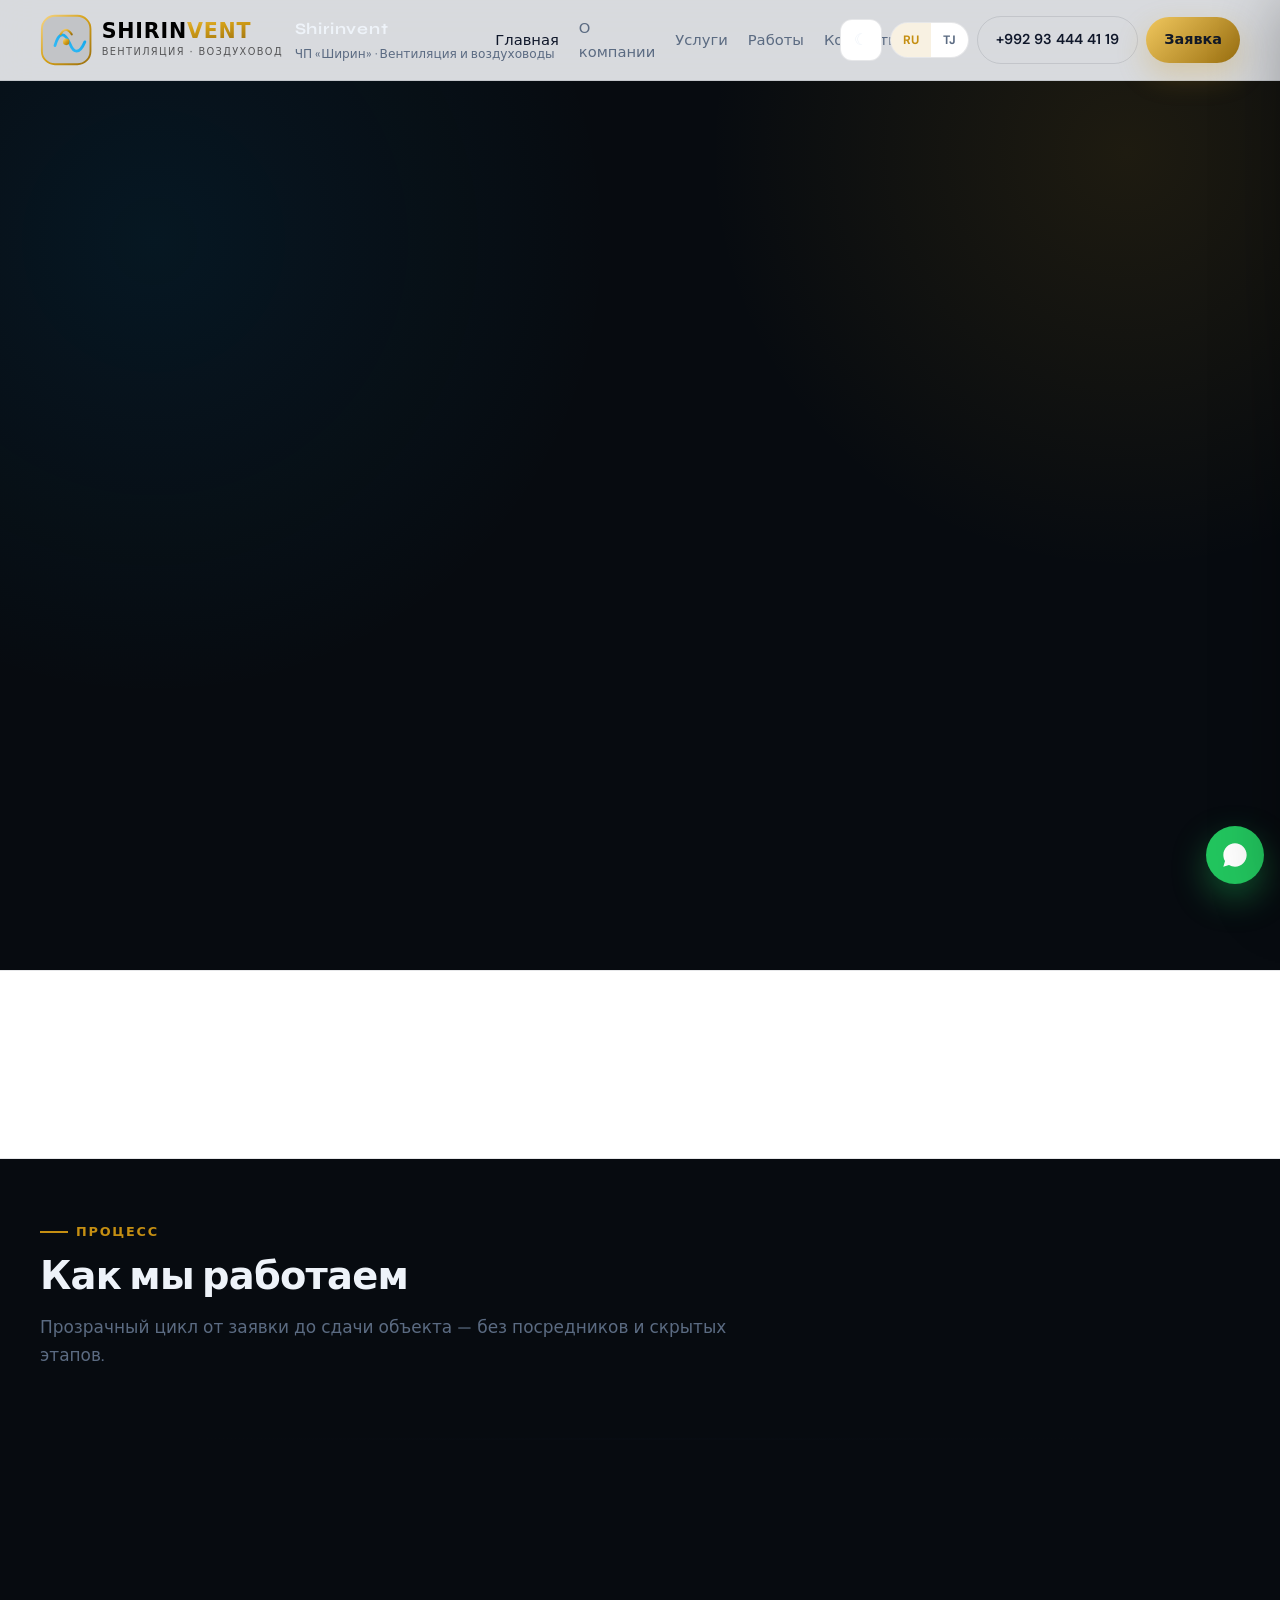
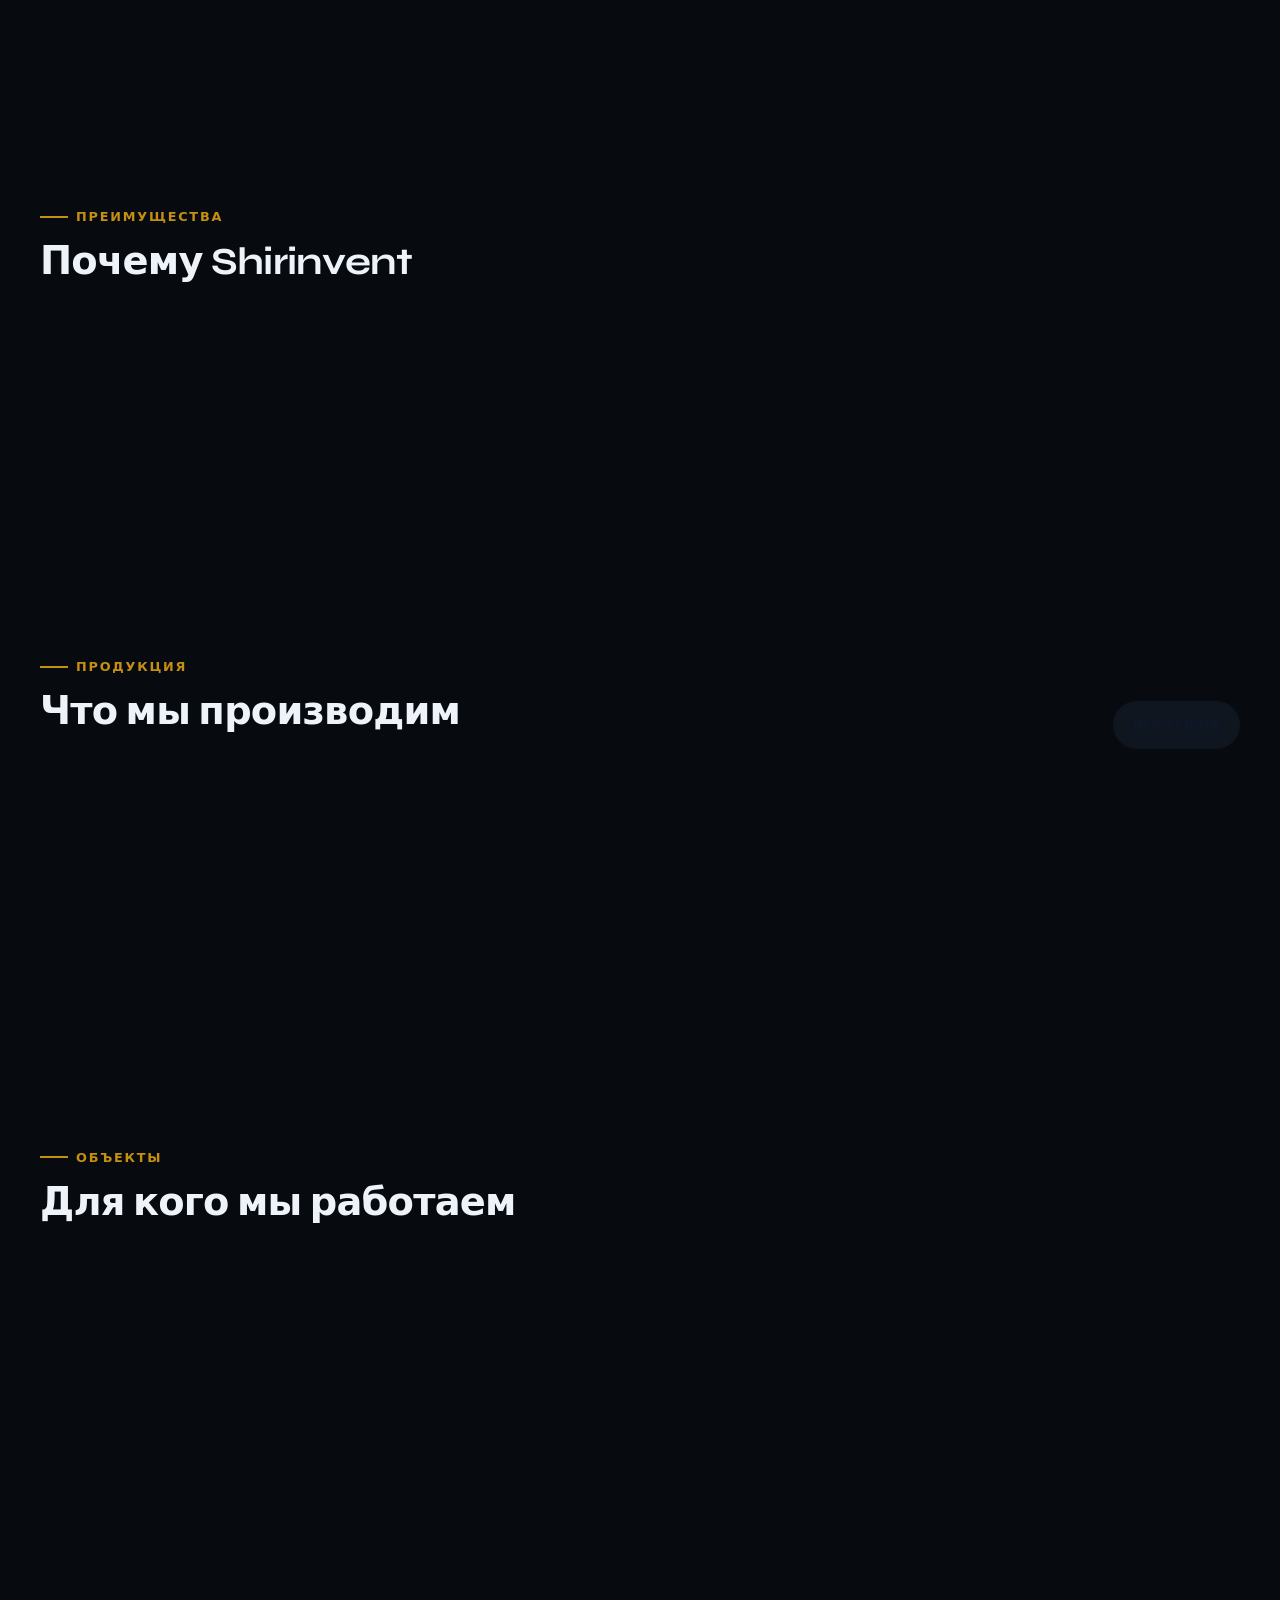
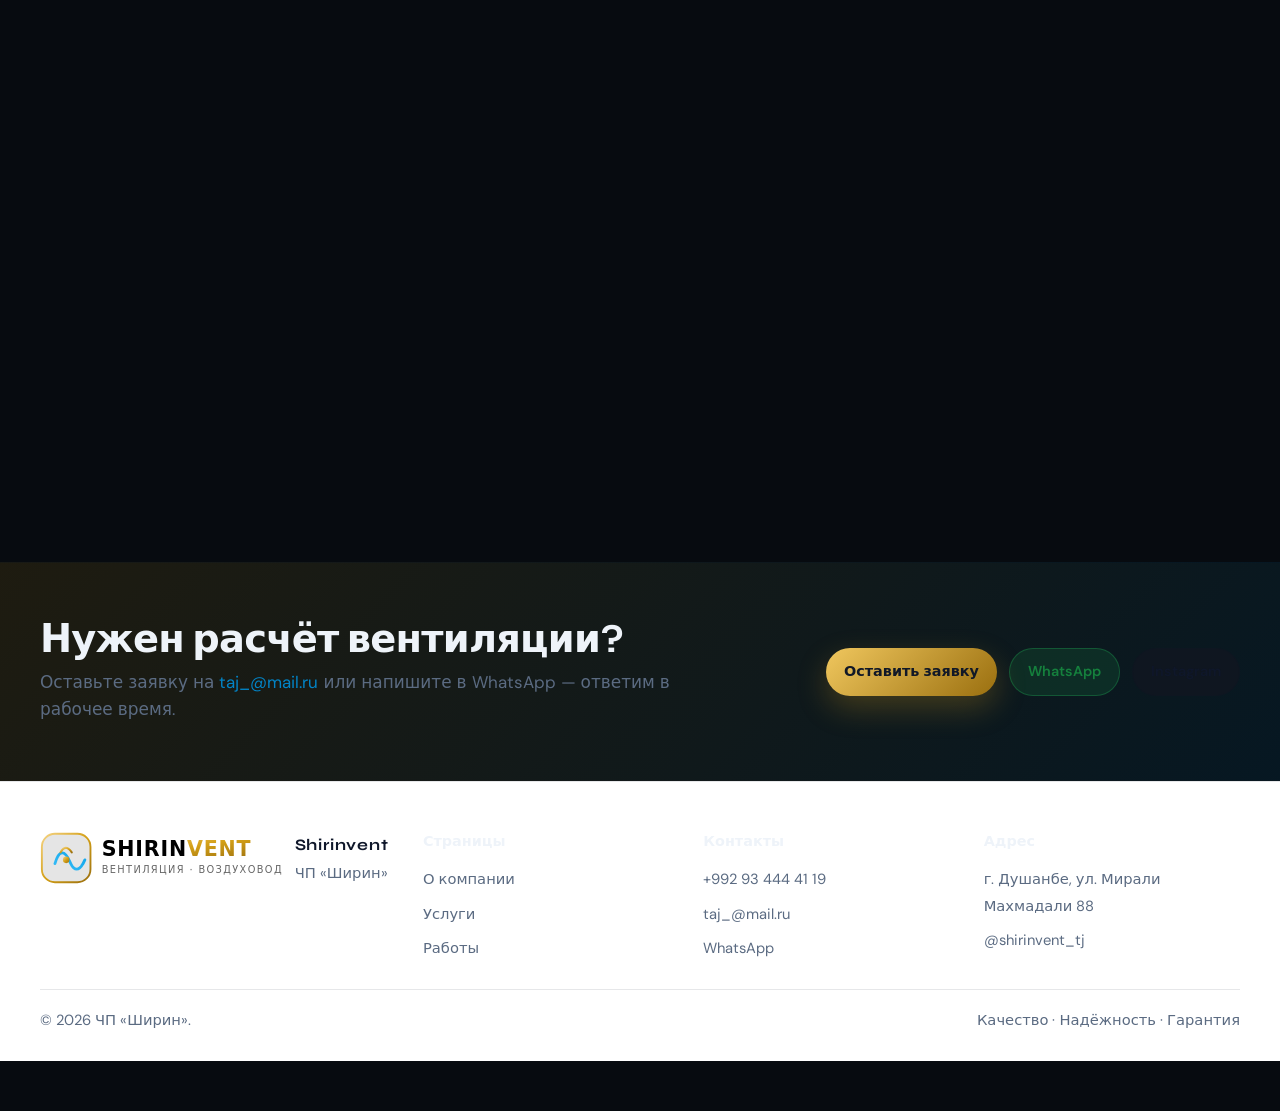
<file: index.html>
<!doctype html>
<html lang="ru">
<head>
  <meta charset="utf-8">
  <meta name="viewport" content="width=device-width, initial-scale=1">
  <title>Shirinvent — Вентиляция и воздуховоды</title>
  <meta http-equiv="refresh" content="0; url=./ru/index.html">
  <link rel="canonical" href="./ru/index.html">
</head>
<body>
  <p><a href="./ru/index.html">Перейти на сайт Shirinvent</a></p>
</body>
</html>
</file>
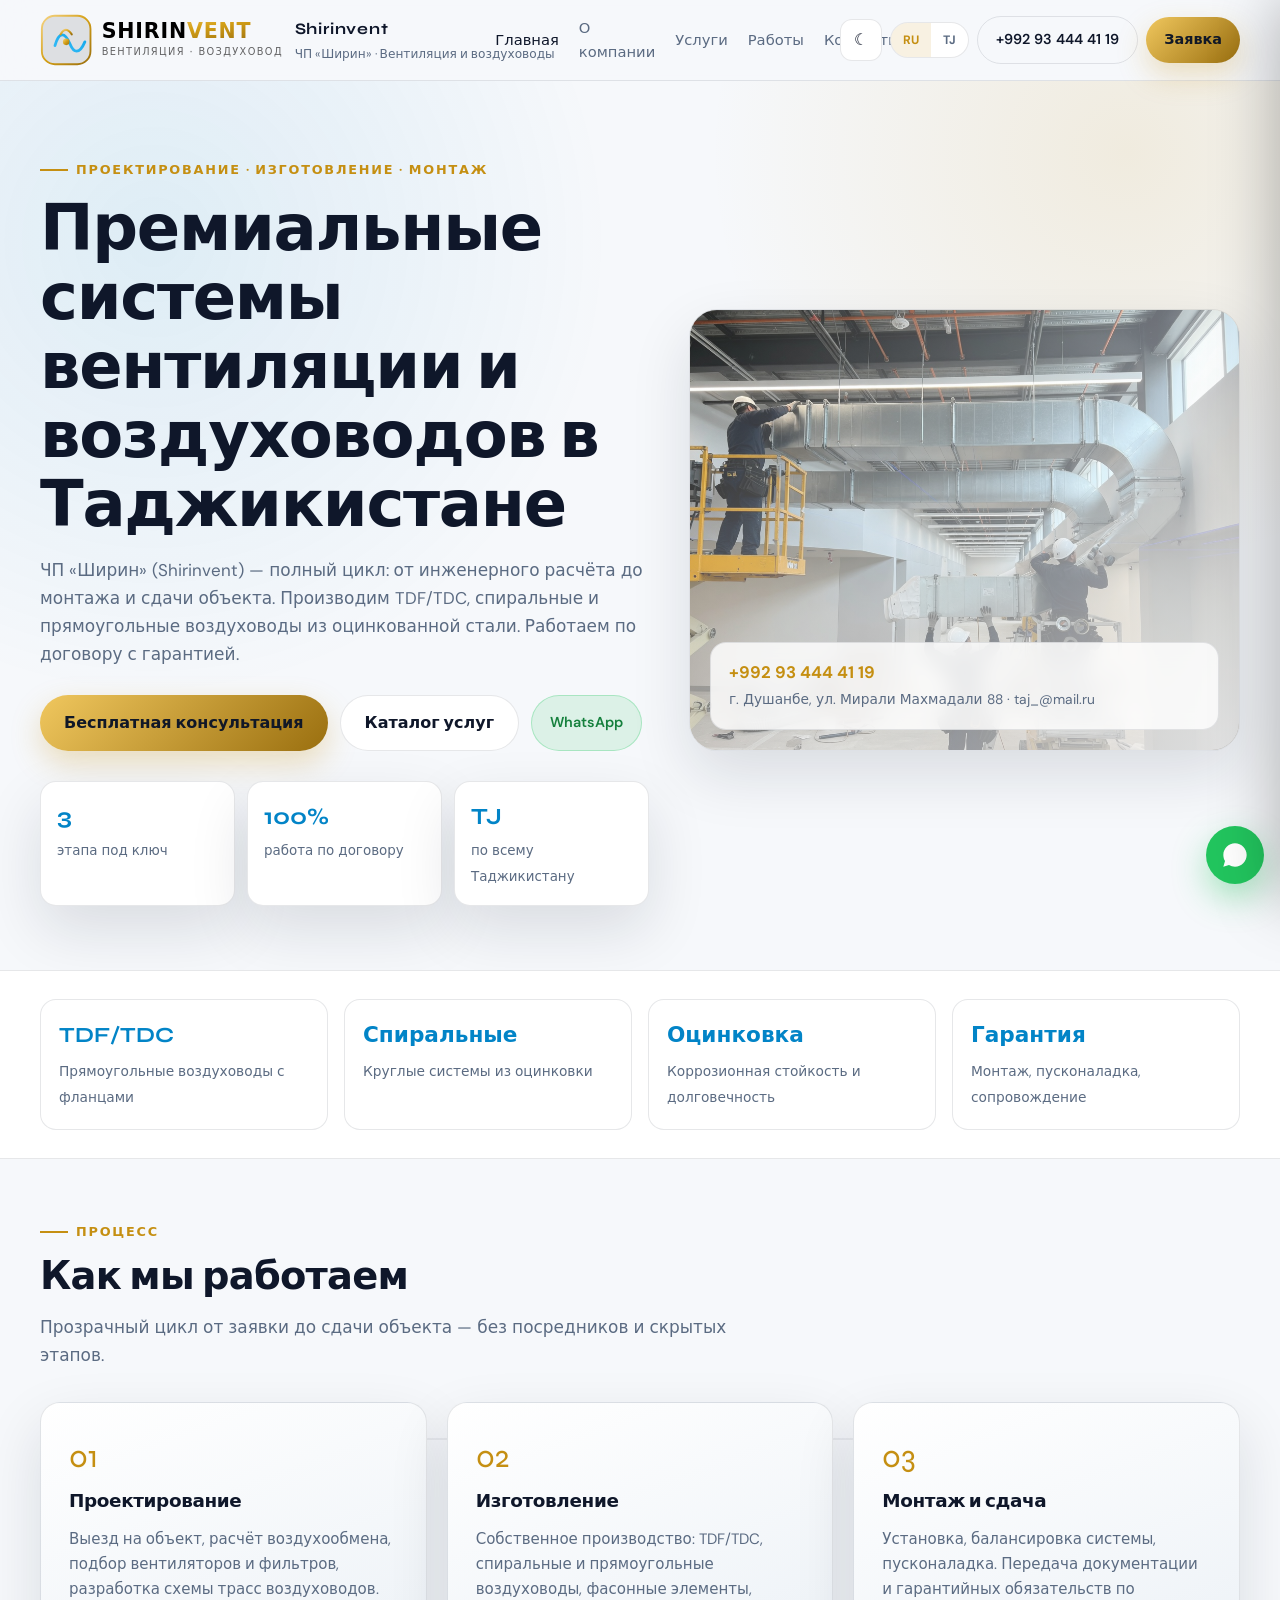
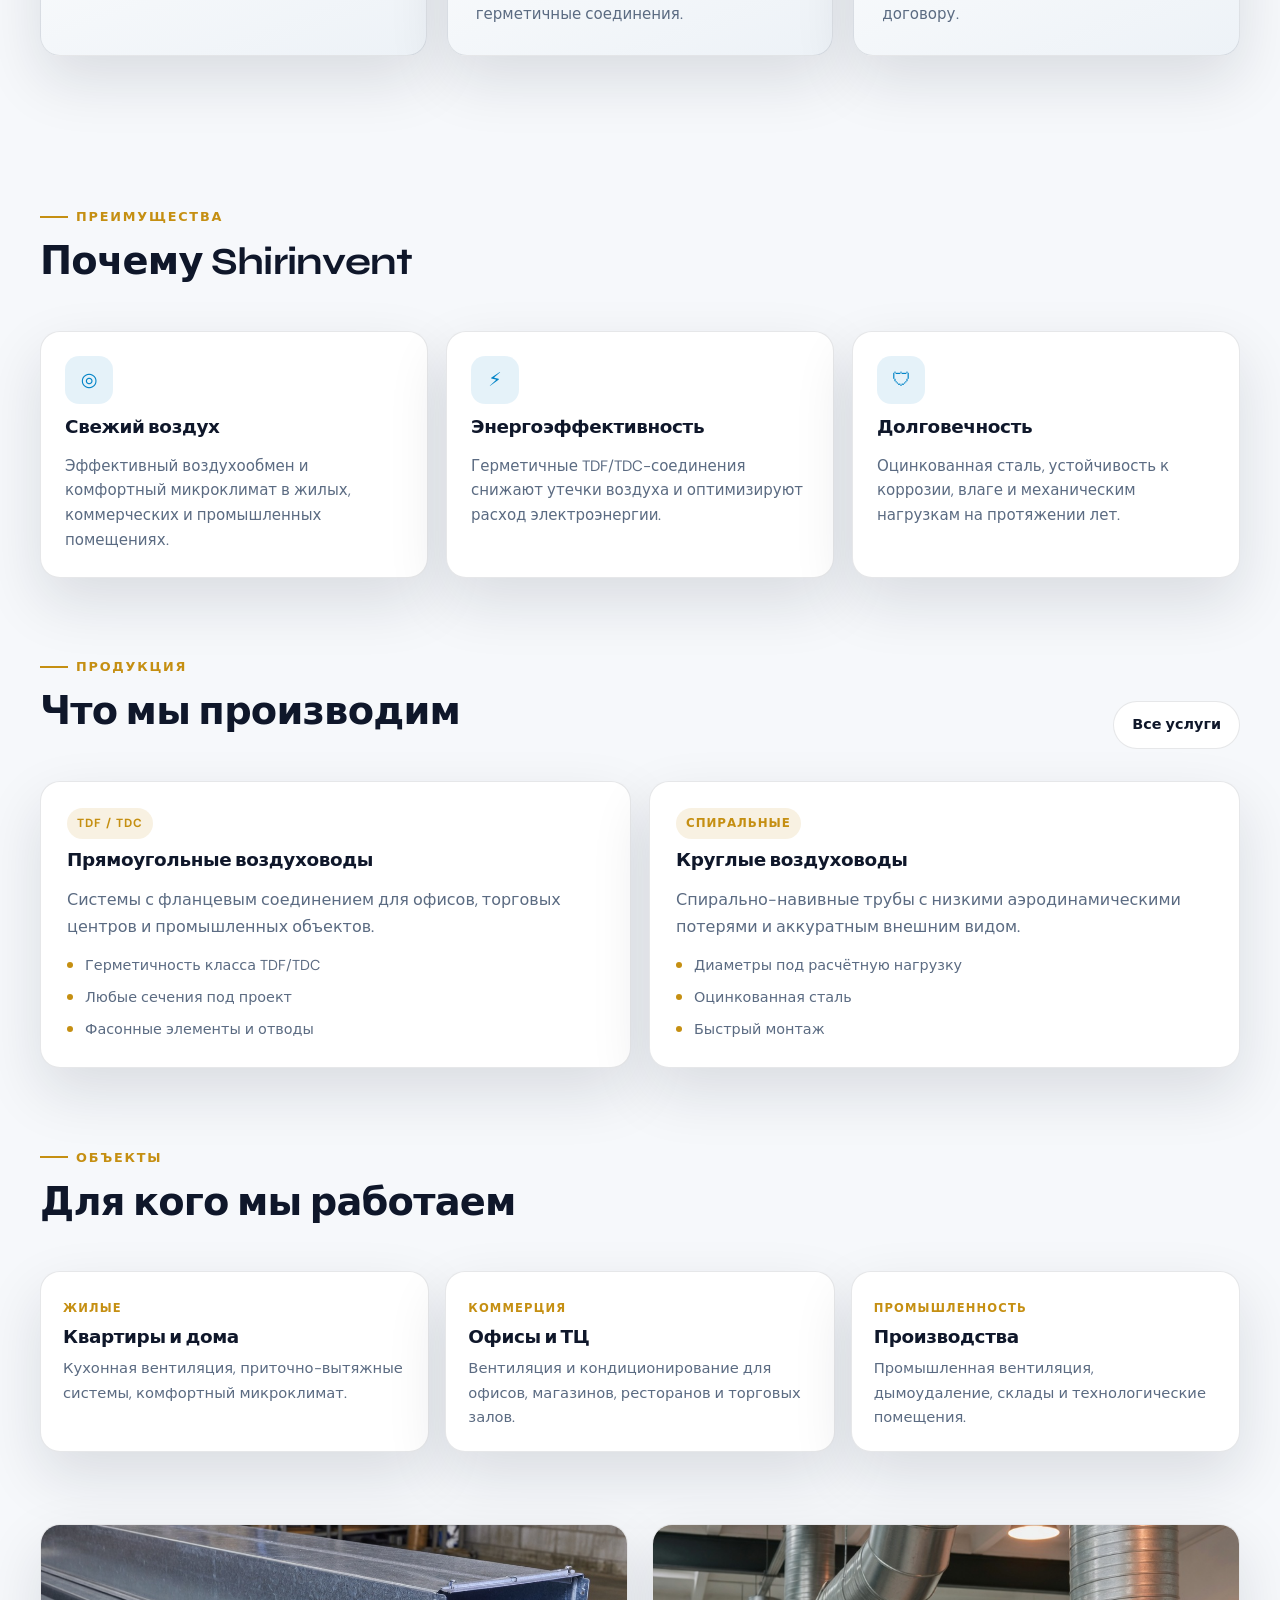
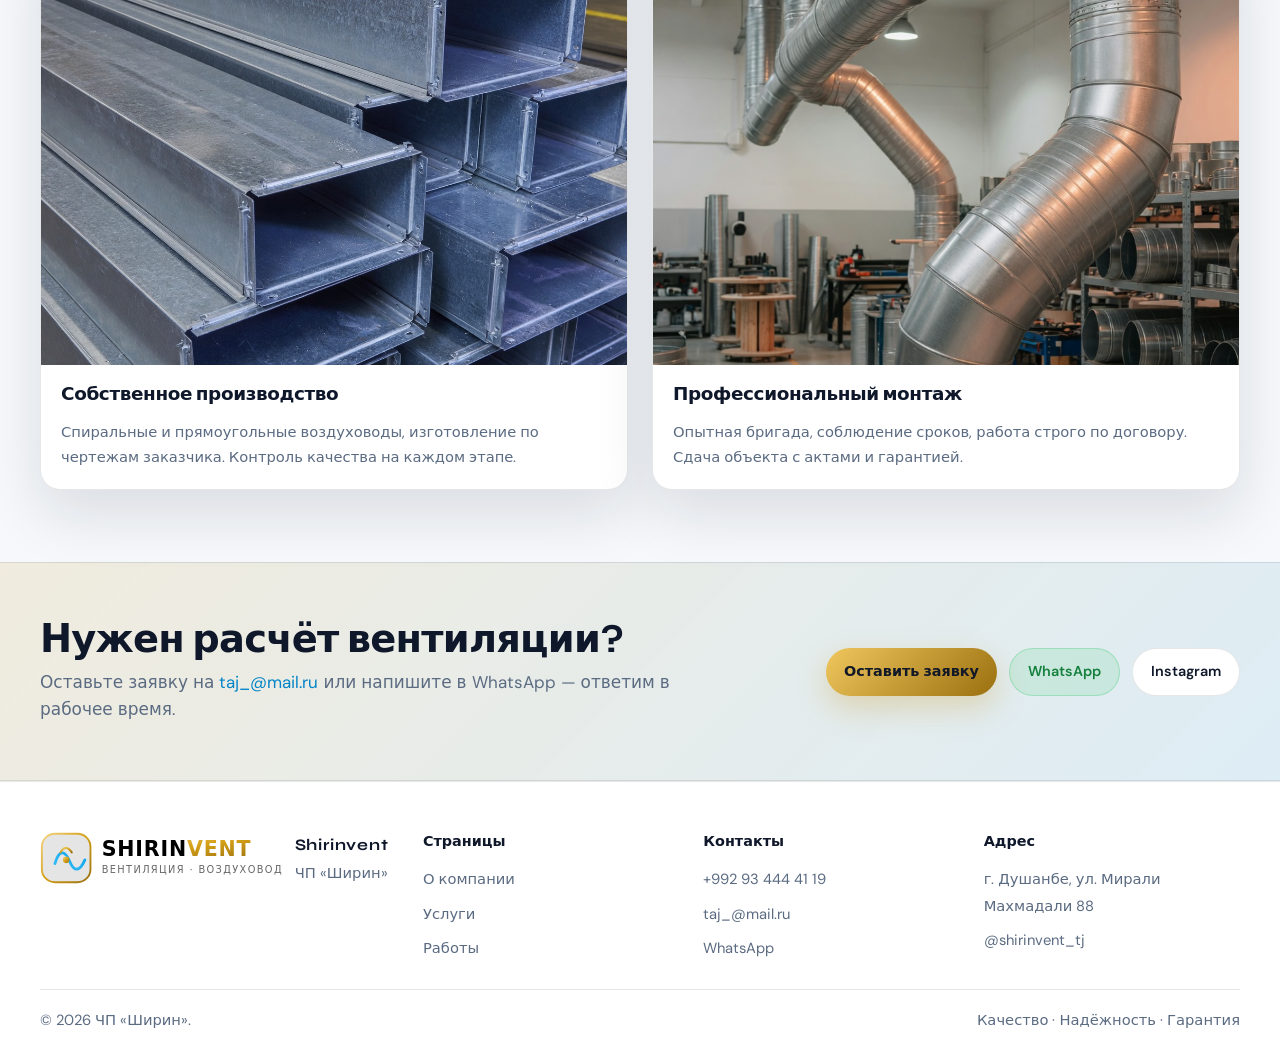
<file: ru/index.html>
<!doctype html>
<html lang="ru">
<head>
  <meta charset="utf-8">
  <meta name="viewport" content="width=device-width, initial-scale=1, viewport-fit=cover">
  <title>Shirinvent — Вентиляция и воздуховоды в Таджикистане</title>
  <meta name="description" content="ЧП «Ширин» — проектирование, изготовление и монтаж систем вентиляции. TDF/TDC, спиральные и прямоугольные воздуховоды. Душанбе, ул. Мирали Махмадали 88.">
  <meta property="og:title" content="Shirinvent — Вентиляция и воздуховоды">
  <meta property="og:image" content="../assets/images/hero-ducts.jpg">
  <link rel="icon" href="../assets/images/logo.svg" type="image/svg+xml">
  <link rel="alternate" hreflang="ru" href="./index.html">
  <link rel="alternate" hreflang="tg" href="../tj/index.html">
  <script>(function(){var t=localStorage.getItem("shirinvent-theme");if(t)document.documentElement.setAttribute("data-theme",t);})();</script>
  <link rel="preconnect" href="https://fonts.googleapis.com">
  <link rel="preconnect" href="https://fonts.gstatic.com" crossorigin>
  <link href="https://fonts.googleapis.com/css2?family=DM+Sans:ital,opsz,wght@0,9..40,400;0,9..40,500;0,9..40,700&family=Syne:wght@500;700;800&display=swap" rel="stylesheet">
  <link rel="stylesheet" href="../assets/css/styles.css">
  <script type="application/ld+json">
  {"@context":"https://schema.org","@type":"LocalBusiness","name":"Shirinvent — ЧП «Ширин»","telephone":"+992934444119","email":"taj_@mail.ru","address":{"@type":"PostalAddress","streetAddress":"ул. Мирали Махмадали 88","addressLocality":"Душанбе","addressCountry":"TJ"}}
  </script>
</head>
<body>
  <div class="scroll-progress" aria-hidden="true"></div>
  <header class="topbar">
    <div class="shell topbar-inner">
      <a class="brand" href="./index.html"><img class="brand-mark brand-mark--full" src="../assets/images/logo.svg" alt="Shirinvent" width="260" height="60"><img class="brand-mark brand-mark--icon" src="../assets/images/logo-icon.svg" alt="" width="56" height="56" aria-hidden="true"><span class="brand-copy"><strong>Shirinvent</strong><span>ЧП «Ширин» · Вентиляция и воздуховоды</span></span></a>
      <nav class="nav"><a aria-current="page" href="./index.html">Главная</a><a href="./about.html">О компании</a><a href="./services.html">Услуги</a><a href="./gallery.html">Работы</a><a href="./contacts.html">Контакты</a></nav>
      <div class="header-actions">
        <button class="theme-toggle" type="button" data-theme-toggle aria-pressed="true" aria-label="Тема"><span class="theme-icon-sun">☀</span><span class="theme-icon-moon">☾</span></button>
        <div class="lang-switch"><a class="active" href="./index.html">RU</a><a href="../tj/index.html">TJ</a></div>
        <a class="ghost" href="tel:+992934444119">+992 93 444 41 19</a>
        <a class="cta" href="./contacts.html#lead-form">Заявка</a>
        <a class="header-phone" href="tel:+992934444119" aria-label="Позвонить"><svg viewBox="0 0 24 24" fill="none" stroke="currentColor" stroke-width="2" stroke-linecap="round" aria-hidden="true"><path d="M22 16.92v3a2 2 0 01-2.18 2 19.79 19.79 0 01-8.63-3.07 19.5 19.5 0 01-6-6 19.79 19.79 0 01-3.07-8.67A2 2 0 014.11 2h3a2 2 0 012 1.72c.127.96.361 1.903.7 2.81a2 2 0 01-.45 2.11L8.09 9.91a16 16 0 006 6l1.27-1.27a2 2 0 012.11-.45c.907.339 1.85.573 2.81.7A2 2 0 0122 16.92z"/></svg></a><button class="menu-toggle" type="button" data-menu-button aria-expanded="false" aria-controls="mobile-menu" aria-label="Меню"><span class="menu-toggle-icon menu-toggle-icon--open" aria-hidden="true"><svg viewBox="0 0 24 24" fill="none" stroke="currentColor" stroke-width="2" stroke-linecap="round"><path d="M4 7h16M4 12h16M4 17h16"/></svg></span><span class="menu-toggle-icon menu-toggle-icon--close" aria-hidden="true"><svg viewBox="0 0 24 24" fill="none" stroke="currentColor" stroke-width="2" stroke-linecap="round"><path d="M6 6l12 12M18 6L6 18"/></svg></span></button>
      </div>
    </div>
  </header>
  <div class="mobile-overlay" data-mobile-overlay aria-hidden="true"></div>
  <aside class="mobile-drawer" data-mobile-panel id="mobile-menu" aria-hidden="true">
    <div class="mobile-drawer-head">
      <span class="mobile-drawer-title">Меню</span>
      <button class="menu-close" type="button" data-menu-close aria-label="Закрыть">×</button>
    </div>
    <nav class="mobile-drawer-nav"><a href="./index.html">Главная</a><a href="./about.html">О компании</a><a href="./services.html">Услуги</a><a href="./gallery.html">Работы</a><a href="./contacts.html">Контакты</a><a href="../tj/index.html">Тоҷикӣ</a></nav>
    <div class="mobile-drawer-tools">
      <div class="lang-switch lang-switch--drawer"><a class="active" href="./index.html">RU</a><a href="../tj/index.html">TJ</a></div>
      <button class="theme-toggle theme-toggle--drawer" type="button" data-theme-toggle aria-pressed="true" aria-label="Тема"><span class="theme-icon-sun">☀</span><span class="theme-icon-moon">☾</span></button>
    </div>
    <div class="mobile-drawer-cta">
      <a class="cta cta-block" href="./contacts.html#lead-form">Заявка</a>
      <a class="whatsapp cta-block" href="https://wa.me/992934444119">WhatsApp</a>
      <a class="ghost cta-block" href="tel:+992934444119">+992 93 444 41 19</a>
    </div>
  </aside>

  <main>
    <section class="hero">
      <div class="shell hero-grid">
        <div class="hero-copy">
          <span class="eyebrow" data-reveal>Проектирование · Изготовление · Монтаж</span>
          <h1 data-reveal data-delay="1">Премиальные системы вентиляции и воздуховодов в Таджикистане</h1>
          <p class="lead" data-reveal data-delay="2">ЧП «Ширин» (Shirinvent) — полный цикл: от инженерного расчёта до монтажа и сдачи объекта. Производим TDF/TDC, спиральные и прямоугольные воздуховоды из оцинкованной стали. Работаем по договору с гарантией.</p>
          <div class="hero-actions" data-reveal data-delay="3">
            <a class="cta cta-lg" href="./contacts.html#lead-form">Бесплатная консультация</a>
            <a class="cta-outline cta-lg" href="./services.html">Каталог услуг</a>
            <a class="whatsapp" href="https://wa.me/992934444119">WhatsApp</a>
          </div>
          <div class="hero-metrics" data-reveal data-delay="3">
            <article class="metric"><strong>3</strong><span>этапа под ключ</span></article>
            <article class="metric"><strong>100%</strong><span>работа по договору</span></article>
            <article class="metric"><strong>TJ</strong><span>по всему Таджикистану</span></article>
          </div>
        </div>
        <div class="hero-visual" data-reveal data-delay="2">
          <img src="../assets/images/hero-ducts.jpg" alt="Спиральные воздуховоды Shirinvent" width="1152" height="864" loading="eager">
          <div class="hero-badge"><strong>+992 93 444 41 19</strong><span>г. Душанбе, ул. Мирали Махмадали 88 · taj_@mail.ru</span></div>
        </div>
      </div>
    </section>

    <section class="info-strip">
      <div class="shell info-strip-grid">
        <article class="info-strip-item" data-reveal><strong>TDF/TDC</strong><span>Прямоугольные воздуховоды с фланцами</span></article>
        <article class="info-strip-item" data-reveal data-delay="1"><strong>Спиральные</strong><span>Круглые системы из оцинковки</span></article>
        <article class="info-strip-item" data-reveal data-delay="2"><strong>Оцинковка</strong><span>Коррозионная стойкость и долговечность</span></article>
        <article class="info-strip-item" data-reveal data-delay="3"><strong>Гарантия</strong><span>Монтаж, пусконаладка, сопровождение</span></article>
      </div>
    </section>

    <section class="process-section">
      <div class="shell">
        <div class="section-head"><div><span class="section-kicker">Процесс</span><h2>Как мы работаем</h2><p class="lead" style="margin:12px 0 0;">Прозрачный цикл от заявки до сдачи объекта — без посредников и скрытых этапов.</p></div></div>
        <div class="process-track">
          <article class="process-card" data-reveal>
            <div class="step">01</div>
            <h3>Проектирование</h3>
            <p>Выезд на объект, расчёт воздухообмена, подбор вентиляторов и фильтров, разработка схемы трасс воздуховодов.</p>
          </article>
          <article class="process-card" data-reveal data-delay="1">
            <div class="step">02</div>
            <h3>Изготовление</h3>
            <p>Собственное производство: TDF/TDC, спиральные и прямоугольные воздуховоды, фасонные элементы, герметичные соединения.</p>
          </article>
          <article class="process-card" data-reveal data-delay="2">
            <div class="step">03</div>
            <h3>Монтаж и сдача</h3>
            <p>Установка, балансировка системы, пусконаладка. Передача документации и гарантийных обязательств по договору.</p>
          </article>
        </div>
      </div>
    </section>

    <section class="section">
      <div class="shell">
        <div class="section-head"><div><span class="section-kicker">Преимущества</span><h2>Почему Shirinvent</h2></div></div>
        <div class="cards">
          <article class="card" data-reveal><div class="card-icon">◎</div><h3>Свежий воздух</h3><p>Эффективный воздухообмен и комфортный микроклимат в жилых, коммерческих и промышленных помещениях.</p></article>
          <article class="card" data-reveal data-delay="1"><div class="card-icon">⚡</div><h3>Энергоэффективность</h3><p>Герметичные TDF/TDC-соединения снижают утечки воздуха и оптимизируют расход электроэнергии.</p></article>
          <article class="card" data-reveal data-delay="2"><div class="card-icon">🛡</div><h3>Долговечность</h3><p>Оцинкованная сталь, устойчивость к коррозии, влаге и механическим нагрузкам на протяжении лет.</p></article>
        </div>
      </div>
    </section>

    <section class="section" style="padding-top:0;">
      <div class="shell">
        <div class="section-head"><div><span class="section-kicker">Продукция</span><h2>Что мы производим</h2></div><a class="cta-outline" href="./services.html">Все услуги</a></div>
        <div class="products-grid">
          <article class="product-card" data-reveal>
            <span class="tag">TDF / TDC</span>
            <h3>Прямоугольные воздуховоды</h3>
            <p style="color:var(--muted);margin:0 0 12px;">Системы с фланцевым соединением для офисов, торговых центров и промышленных объектов.</p>
            <ul class="spec-list"><li>Герметичность класса TDF/TDC</li><li>Любые сечения под проект</li><li>Фасонные элементы и отводы</li></ul>
          </article>
          <article class="product-card" data-reveal data-delay="1">
            <span class="tag">Спиральные</span>
            <h3>Круглые воздуховоды</h3>
            <p style="color:var(--muted);margin:0 0 12px;">Спирально-навивные трубы с низкими аэродинамическими потерями и аккуратным внешним видом.</p>
            <ul class="spec-list"><li>Диаметры под расчётную нагрузку</li><li>Оцинкованная сталь</li><li>Быстрый монтаж</li></ul>
          </article>
        </div>
      </div>
    </section>

    <section class="section" style="padding-top:0;">
      <div class="shell">
        <div class="section-head"><div><span class="section-kicker">Объекты</span><h2>Для кого мы работаем</h2></div></div>
        <div class="industries-grid">
          <article class="industry-card" data-reveal><span class="industry-tag">Жилые</span><h3>Квартиры и дома</h3><p>Кухонная вентиляция, приточно-вытяжные системы, комфортный микроклимат.</p></article>
          <article class="industry-card" data-reveal data-delay="1"><span class="industry-tag">Коммерция</span><h3>Офисы и ТЦ</h3><p>Вентиляция и кондиционирование для офисов, магазинов, ресторанов и торговых залов.</p></article>
          <article class="industry-card" data-reveal data-delay="2"><span class="industry-tag">Промышленность</span><h3>Производства</h3><p>Промышленная вентиляция, дымоудаление, склады и технологические помещения.</p></article>
        </div>
      </div>
    </section>

    <section class="section" style="padding-top:0;">
      <div class="shell split">
        <article class="media-card" data-reveal>
          <img src="../assets/images/production.jpg" alt="Производство воздуховодов" width="1248" height="832" loading="lazy">
          <div class="media-body"><h3>Собственное производство</h3><p>Спиральные и прямоугольные воздуховоды, изготовление по чертежам заказчика. Контроль качества на каждом этапе.</p></div>
        </article>
        <article class="media-card" data-reveal data-delay="1">
          <img src="../assets/images/installation.jpg" alt="Монтаж вентиляции" width="864" height="1152" loading="lazy">
          <div class="media-body"><h3>Профессиональный монтаж</h3><p>Опытная бригада, соблюдение сроков, работа строго по договору. Сдача объекта с актами и гарантией.</p></div>
        </article>
      </div>
    </section>

    <section class="cta-band">
      <div class="shell cta-band-inner">
        <div>
          <h2 style="margin-bottom:8px;">Нужен расчёт вентиляции?</h2>
          <p class="lead" style="margin:0;">Оставьте заявку на <a href="mailto:taj_@mail.ru" style="color:var(--sky);">taj_@mail.ru</a> или напишите в WhatsApp — ответим в рабочее время.</p>
        </div>
        <div class="hero-actions" style="margin:0;">
          <a class="cta" href="./contacts.html#lead-form">Оставить заявку</a>
          <a class="whatsapp" href="https://wa.me/992934444119">WhatsApp</a>
          <a class="cta-outline" href="https://www.instagram.com/shirinvent_tj/" target="_blank" rel="noopener">Instagram</a>
        </div>
      </div>
    </section>
  </main>

  <footer class="footer">
    <div class="shell">
      <div class="footer-grid">
        <div><a class="brand" href="./index.html"><img class="brand-mark" src="../assets/images/logo.svg" alt="Shirinvent" width="220" height="52"><span class="brand-copy"><strong style="color:var(--text);">Shirinvent</strong><span>ЧП «Ширин»</span></span></a></div>
        <div><h4>Страницы</h4><ul><li><a href="./about.html">О компании</a></li><li><a href="./services.html">Услуги</a></li><li><a href="./gallery.html">Работы</a></li></ul></div>
        <div><h4>Контакты</h4><ul><li><a href="tel:+992934444119">+992 93 444 41 19</a></li><li><a href="mailto:taj_@mail.ru">taj_@mail.ru</a></li><li><a href="https://wa.me/992934444119">WhatsApp</a></li></ul></div>
        <div><h4>Адрес</h4><ul><li><span>г. Душанбе, ул. Мирали Махмадали 88</span></li><li><a href="https://www.instagram.com/shirinvent_tj/" target="_blank" rel="noopener">@shirinvent_tj</a></li></ul></div>
      </div>
      <div class="footer-bottom"><span>© <span data-year></span> ЧП «Ширин».</span><span>Качество · Надёжность · Гарантия</span></div>
    </div>
  </footer>
  <a class="float-wa" href="https://wa.me/992934444119" target="_blank" rel="noopener" aria-label="WhatsApp"><svg viewBox="0 0 24 24" fill="currentColor" aria-hidden="true"><path d="M17.472 14.382c-.297-.149-1.758-.867-2.03-.967-.273-.099-.471-.148-.67.15-.197.297-.767.966-.94 1.164-.173.199-.347.223-.644.075-.297-.15-1.255-.463-2.39-1.475-.883-.788-1.48-1.761-1.653-2.059-.173-.297-.018-.458.13-.606.134-.133.298-.347.446-.52.149-.174.198-.298.298-.497.099-.198.05-.371-.025-.52-.075-.149-.669-1.612-.916-2.207-.242-.579-.487-.5-.669-.51-.173-.008-.371-.01-.57-.01-.198 0-.52.074-.792.372-.272.297-1.04 1.016-1.04 2.479 0 1.462 1.065 2.875 1.213 3.074.149.198 2.096 3.2 5.077 4.487.709.306 1.262.489 1.694.625.712.227 1.36.195 1.871.118.571-.085 1.758-.719 2.006-1.413.248-.694.248-1.289.173-1.413-.074-.124-.272-.198-.57-.347z"/><path d="M12 2C6.477 2 2 6.477 2 12c0 1.89.525 3.66 1.438 5.168L2 22l4.832-1.438A9.955 9.955 0 0012 22c5.523 0 10-4.477 10-10S17.523 2 12 2z"/></svg></a>
  <script src="../assets/js/app.js"></script>
</body>
</html>
</file>
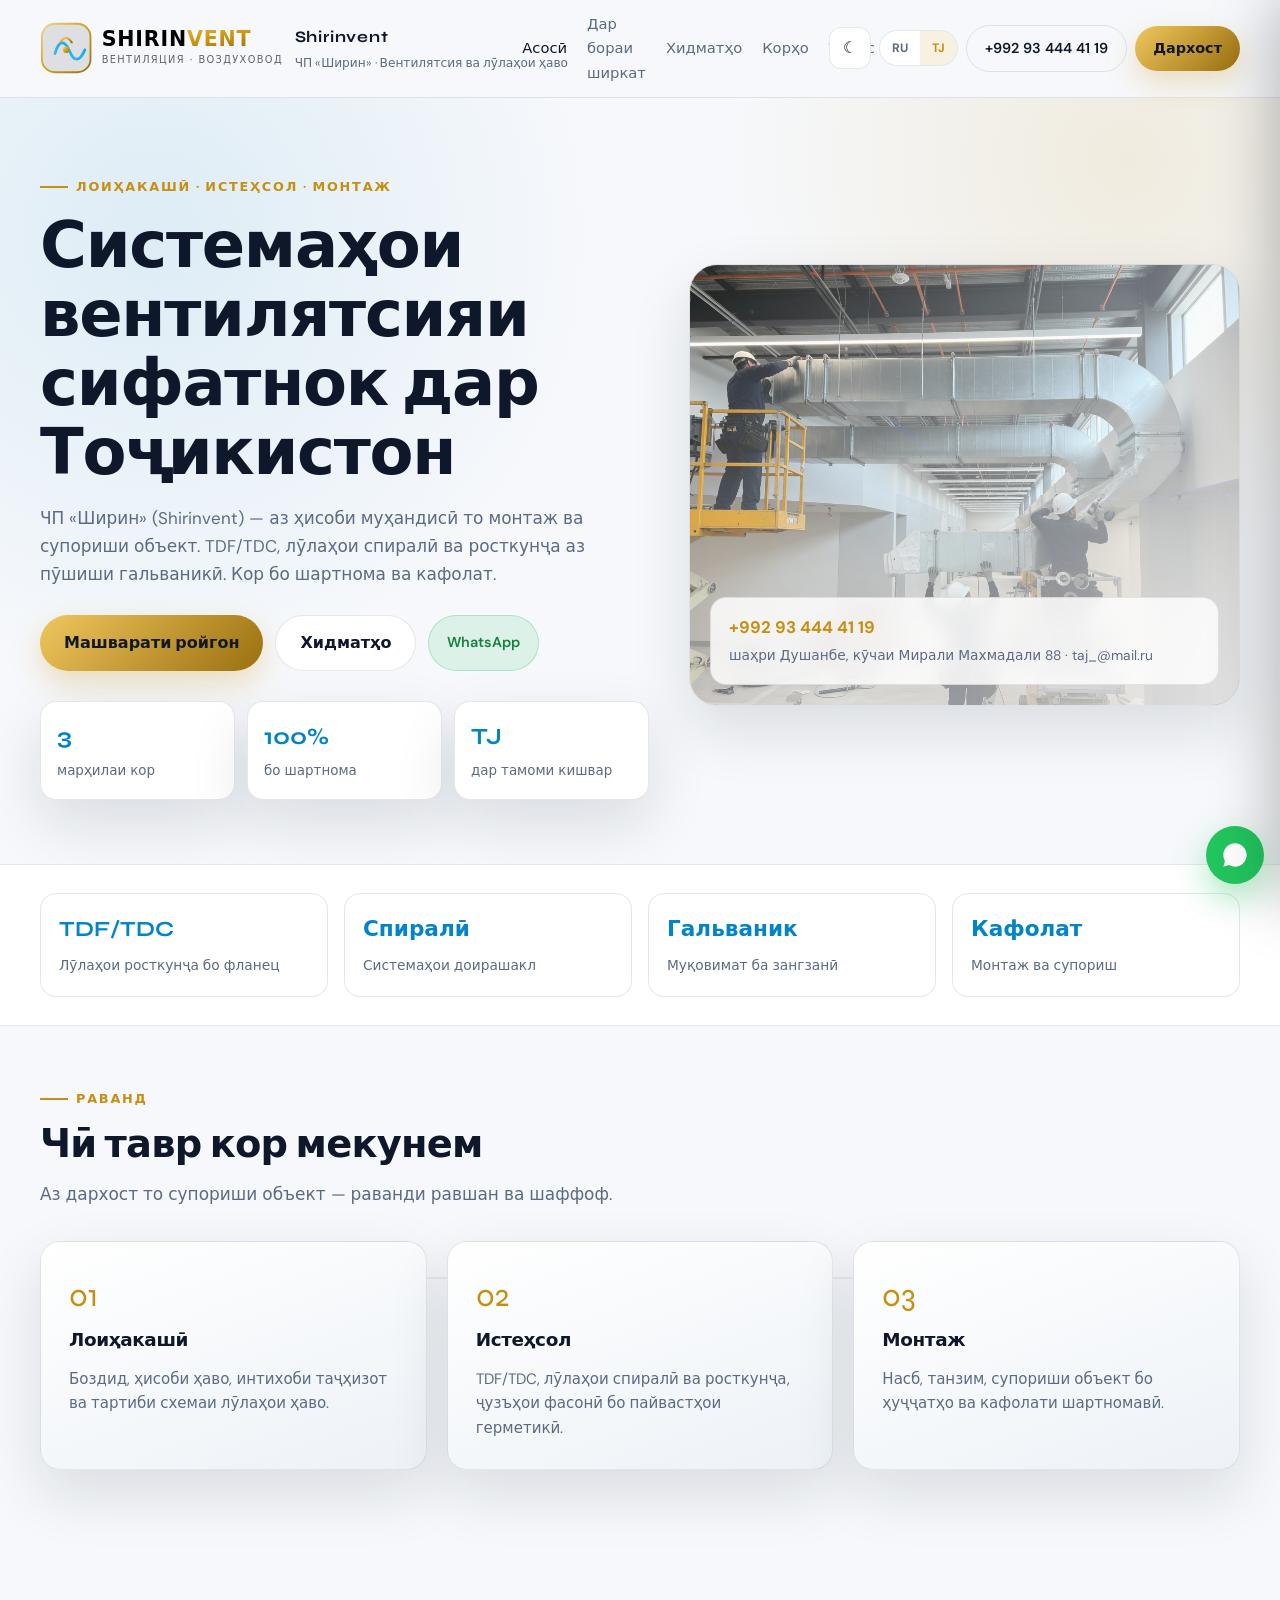
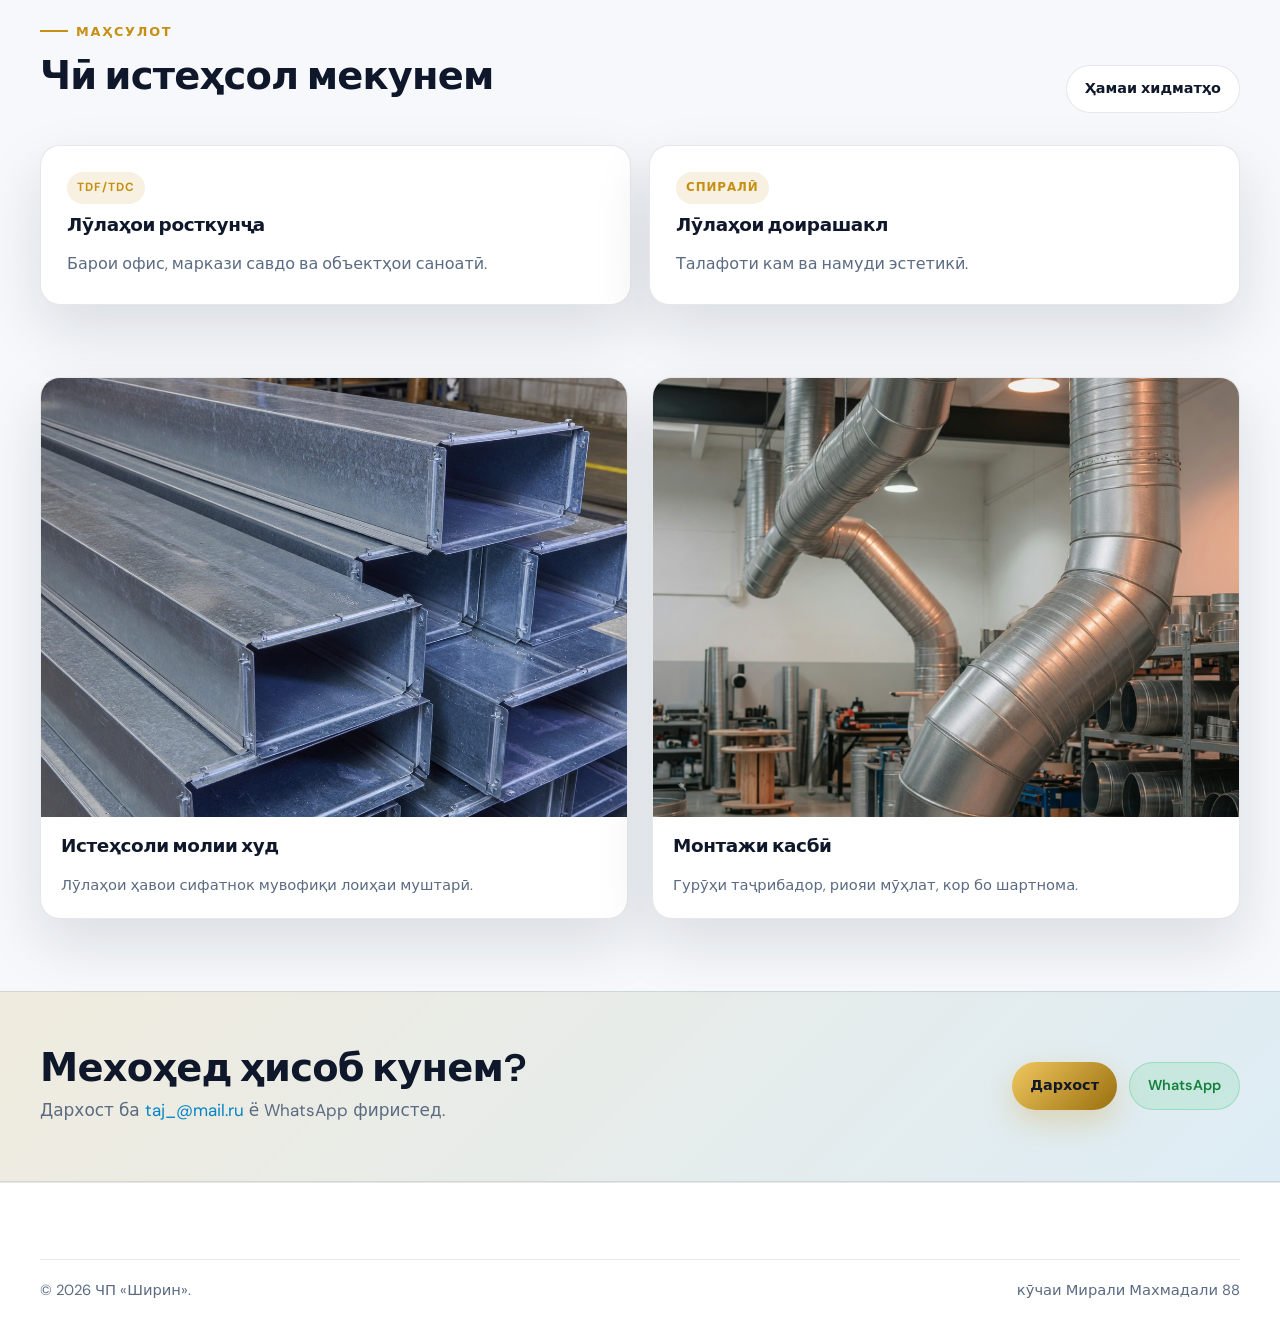
<file: tj/index.html>
<!doctype html>
<html lang="tg">
<head>
  <meta charset="utf-8">
  <meta name="viewport" content="width=device-width, initial-scale=1, viewport-fit=cover">
  <title>Shirinvent — Вентилятсия ва лӯлаҳои ҳаво</title>
  <meta name="description" content="ЧП «Ширин» — лоиҳакашӣ, истеҳсол ва монтаж. TDF/TDC, лӯлаҳои спиралӣ. Душанбе, кӯчаи Мирали Махмадали 88.">
  <link rel="icon" href="../assets/images/logo.svg" type="image/svg+xml">
  <link rel="alternate" hreflang="ru" href="../ru/index.html">
  <link rel="alternate" hreflang="tg" href="./index.html">
  <script>(function(){var t=localStorage.getItem("shirinvent-theme");if(t)document.documentElement.setAttribute("data-theme",t);})();</script>
  <link rel="preconnect" href="https://fonts.googleapis.com">
  <link rel="preconnect" href="https://fonts.gstatic.com" crossorigin>
  <link href="https://fonts.googleapis.com/css2?family=DM+Sans:ital,opsz,wght@0,9..40,400;0,9..40,500;0,9..40,700&family=Syne:wght@500;700;800&display=swap" rel="stylesheet">
  <link rel="stylesheet" href="../assets/css/styles.css">
</head>
<body>
  <div class="scroll-progress" aria-hidden="true"></div>
  <header class="topbar">
    <div class="shell topbar-inner">
      <a class="brand" href="./index.html"><img class="brand-mark brand-mark--full" src="../assets/images/logo.svg" alt="Shirinvent" width="260" height="60"><img class="brand-mark brand-mark--icon" src="../assets/images/logo-icon.svg" alt="" width="56" height="56" aria-hidden="true"><span class="brand-copy"><strong>Shirinvent</strong><span>ЧП «Ширин» · Вентилятсия ва лӯлаҳои ҳаво</span></span></a>
      <nav class="nav"><a aria-current="page" href="./index.html">Асосӣ</a><a href="./about.html">Дар бораи ширкат</a><a href="./services.html">Хидматҳо</a><a href="./gallery.html">Корҳо</a><a href="./contacts.html">Тамос</a></nav>
      <div class="header-actions">
        <button class="theme-toggle" type="button" data-theme-toggle aria-pressed="true" aria-label="Мавзӯъ"><span class="theme-icon-sun">☀</span><span class="theme-icon-moon">☾</span></button>
        <div class="lang-switch"><a href="../ru/index.html">RU</a><a class="active" href="./index.html">TJ</a></div>
        <a class="ghost" href="tel:+992934444119">+992 93 444 41 19</a>
        <a class="cta" href="./contacts.html#lead-form">Дархост</a>
        <a class="header-phone" href="tel:+992934444119" aria-label="Занг задан"><svg viewBox="0 0 24 24" fill="none" stroke="currentColor" stroke-width="2" stroke-linecap="round" aria-hidden="true"><path d="M22 16.92v3a2 2 0 01-2.18 2 19.79 19.79 0 01-8.63-3.07 19.5 19.5 0 01-6-6 19.79 19.79 0 01-3.07-8.67A2 2 0 014.11 2h3a2 2 0 012 1.72c.127.96.361 1.903.7 2.81a2 2 0 01-.45 2.11L8.09 9.91a16 16 0 006 6l1.27-1.27a2 2 0 012.11-.45c.907.339 1.85.573 2.81.7A2 2 0 0122 16.92z"/></svg></a><button class="menu-toggle" type="button" data-menu-button aria-expanded="false" aria-controls="mobile-menu" aria-label="Меню"><span class="menu-toggle-icon menu-toggle-icon--open" aria-hidden="true"><svg viewBox="0 0 24 24" fill="none" stroke="currentColor" stroke-width="2" stroke-linecap="round"><path d="M4 7h16M4 12h16M4 17h16"/></svg></span><span class="menu-toggle-icon menu-toggle-icon--close" aria-hidden="true"><svg viewBox="0 0 24 24" fill="none" stroke="currentColor" stroke-width="2" stroke-linecap="round"><path d="M6 6l12 12M18 6L6 18"/></svg></span></button>
      </div>
    </div>
  </header>
  <div class="mobile-overlay" data-mobile-overlay aria-hidden="true"></div>
  <aside class="mobile-drawer" data-mobile-panel id="mobile-menu" aria-hidden="true">
    <div class="mobile-drawer-head">
      <span class="mobile-drawer-title">Меню</span>
      <button class="menu-close" type="button" data-menu-close aria-label="Пӯшидан">×</button>
    </div>
    <nav class="mobile-drawer-nav"><a href="./index.html">Асосӣ</a><a href="./about.html">Дар бораи ширкат</a><a href="./services.html">Хидматҳо</a><a href="./gallery.html">Корҳо</a><a href="./contacts.html">Тамос</a><a href="../ru/index.html">Русский</a></nav>
    <div class="mobile-drawer-tools">
      <div class="lang-switch lang-switch--drawer"><a href="../ru/index.html">RU</a><a class="active" href="./index.html">TJ</a></div>
      <button class="theme-toggle theme-toggle--drawer" type="button" data-theme-toggle aria-pressed="true" aria-label="Тема"><span class="theme-icon-sun">☀</span><span class="theme-icon-moon">☾</span></button>
    </div>
    <div class="mobile-drawer-cta">
      <a class="cta cta-block" href="./contacts.html#lead-form">Дархост</a>
      <a class="whatsapp cta-block" href="https://wa.me/992934444119">WhatsApp</a>
      <a class="ghost cta-block" href="tel:+992934444119">+992 93 444 41 19</a>
    </div>
  </aside>
  <main>
    <section class="hero">
      <div class="shell hero-grid">
        <div class="hero-copy">
          <span class="eyebrow" data-reveal>Лоиҳакашӣ · Истеҳсол · Монтаж</span>
          <h1 data-reveal data-delay="1">Системаҳои вентилятсияи сифатнок дар Тоҷикистон</h1>
          <p class="lead" data-reveal data-delay="2">ЧП «Ширин» (Shirinvent) — аз ҳисоби муҳандисӣ то монтаж ва супориши объект. TDF/TDC, лӯлаҳои спиралӣ ва росткунҷа аз пӯшиши гальваникӣ. Кор бо шартнома ва кафолат.</p>
          <div class="hero-actions" data-reveal data-delay="3">
            <a class="cta cta-lg" href="./contacts.html#lead-form">Машварати ройгон</a>
            <a class="cta-outline cta-lg" href="./services.html">Хидматҳо</a>
            <a class="whatsapp" href="https://wa.me/992934444119">WhatsApp</a>
          </div>
          <div class="hero-metrics" data-reveal data-delay="3">
            <article class="metric"><strong>3</strong><span>марҳилаи кор</span></article>
            <article class="metric"><strong>100%</strong><span>бо шартнома</span></article>
            <article class="metric"><strong>TJ</strong><span>дар тамоми кишвар</span></article>
          </div>
        </div>
        <div class="hero-visual" data-reveal data-delay="2">
          <img src="../assets/images/hero-ducts.jpg" alt="Лӯлаҳои ҳавои спиралӣ" width="1152" height="864" loading="eager">
          <div class="hero-badge"><strong>+992 93 444 41 19</strong><span>шаҳри Душанбе, кӯчаи Мирали Махмадали 88 · taj_@mail.ru</span></div>
        </div>
      </div>
    </section>

    <section class="info-strip">
      <div class="shell info-strip-grid">
        <article class="info-strip-item" data-reveal><strong>TDF/TDC</strong><span>Лӯлаҳои росткунҷа бо фланец</span></article>
        <article class="info-strip-item" data-reveal data-delay="1"><strong>Спиралӣ</strong><span>Системаҳои доирашакл</span></article>
        <article class="info-strip-item" data-reveal data-delay="2"><strong>Гальваник</strong><span>Муқовимат ба зангзанӣ</span></article>
        <article class="info-strip-item" data-reveal data-delay="3"><strong>Кафолат</strong><span>Монтаж ва супориш</span></article>
      </div>
    </section>

    <section class="process-section">
      <div class="shell">
        <div class="section-head"><div><span class="section-kicker">Раванд</span><h2>Чӣ тавр кор мекунем</h2><p class="lead" style="margin:12px 0 0;">Аз дархост то супориши объект — раванди равшан ва шаффоф.</p></div></div>
        <div class="process-track">
          <article class="process-card" data-reveal><div class="step">01</div><h3>Лоиҳакашӣ</h3><p>Боздид, ҳисоби ҳаво, интихоби таҷҳизот ва тартиби схемаи лӯлаҳои ҳаво.</p></article>
          <article class="process-card" data-reveal data-delay="1"><div class="step">02</div><h3>Истеҳсол</h3><p>TDF/TDC, лӯлаҳои спиралӣ ва росткунҷа, ҷузъҳои фасонӣ бо пайвастҳои герметикӣ.</p></article>
          <article class="process-card" data-reveal data-delay="2"><div class="step">03</div><h3>Монтаж</h3><p>Насб, танзим, супориши объект бо ҳуҷҷатҳо ва кафолати шартномавӣ.</p></article>
        </div>
      </div>
    </section>

    <section class="section">
      <div class="shell">
        <div class="section-head"><div><span class="section-kicker">Маҳсулот</span><h2>Чӣ истеҳсол мекунем</h2></div><a class="cta-outline" href="./services.html">Ҳамаи хидматҳо</a></div>
        <div class="products-grid">
          <article class="product-card" data-reveal><span class="tag">TDF/TDC</span><h3>Лӯлаҳои росткунҷа</h3><p style="color:var(--muted);margin:0;">Барои офис, маркази савдо ва объектҳои саноатӣ.</p></article>
          <article class="product-card" data-reveal data-delay="1"><span class="tag">Спиралӣ</span><h3>Лӯлаҳои доирашакл</h3><p style="color:var(--muted);margin:0;">Талафоти кам ва намуди эстетикӣ.</p></article>
        </div>
      </div>
    </section>

    <section class="section" style="padding-top:0;">
      <div class="shell split">
        <article class="media-card" data-reveal><img src="../assets/images/production.jpg" alt="Истеҳсол" loading="lazy"><div class="media-body"><h3>Истеҳсоли молии худ</h3><p>Лӯлаҳои ҳавои сифатнок мувофиқи лоиҳаи муштарӣ.</p></div></article>
        <article class="media-card" data-reveal data-delay="1"><img src="../assets/images/installation.jpg" alt="Монтаж" loading="lazy"><div class="media-body"><h3>Монтажи касбӣ</h3><p>Гурӯҳи таҷрибадор, риояи мӯҳлат, кор бо шартнома.</p></div></article>
      </div>
    </section>

    <section class="cta-band"><div class="shell cta-band-inner"><div><h2 style="margin-bottom:8px;">Мехоҳед ҳисоб кунем?</h2><p class="lead" style="margin:0;">Дархост ба <a href="mailto:taj_@mail.ru" style="color:var(--sky);">taj_@mail.ru</a> ё WhatsApp фиристед.</p></div><div class="hero-actions" style="margin:0;"><a class="cta" href="./contacts.html#lead-form">Дархост</a><a class="whatsapp" href="https://wa.me/992934444119">WhatsApp</a></div></div></section>
  </main>
  <footer class="footer"><div class="shell"><div class="footer-bottom"><span>© <span data-year></span> ЧП «Ширин».</span><span>кӯчаи Мирали Махмадали 88</span></div></div></footer>
  <a class="float-wa" href="https://wa.me/992934444119" target="_blank" rel="noopener" aria-label="WhatsApp"><svg viewBox="0 0 24 24" fill="currentColor" aria-hidden="true"><path d="M17.472 14.382c-.297-.149-1.758-.867-2.03-.967-.273-.099-.471-.148-.67.15-.197.297-.767.966-.94 1.164-.173.199-.347.223-.644.075-.297-.15-1.255-.463-2.39-1.475-.883-.788-1.48-1.761-1.653-2.059-.173-.297-.018-.458.13-.606.134-.133.298-.347.446-.52.149-.174.198-.298.298-.497.099-.198.05-.371-.025-.52-.075-.149-.669-1.612-.916-2.207-.242-.579-.487-.5-.669-.51-.173-.008-.371-.01-.57-.01-.198 0-.52.074-.792.372-.272.297-1.04 1.016-1.04 2.479 0 1.462 1.065 2.875 1.213 3.074.149.198 2.096 3.2 5.077 4.487.709.306 1.262.489 1.694.625.712.227 1.36.195 1.871.118.571-.085 1.758-.719 2.006-1.413.248-.694.248-1.289.173-1.413-.074-.124-.272-.198-.57-.347z"/><path d="M12 2C6.477 2 2 6.477 2 12c0 1.89.525 3.66 1.438 5.168L2 22l4.832-1.438A9.955 9.955 0 0012 22c5.523 0 10-4.477 10-10S17.523 2 12 2z"/></svg></a>
  <script src="../assets/js/app.js"></script>
</body>
</html>
</file>
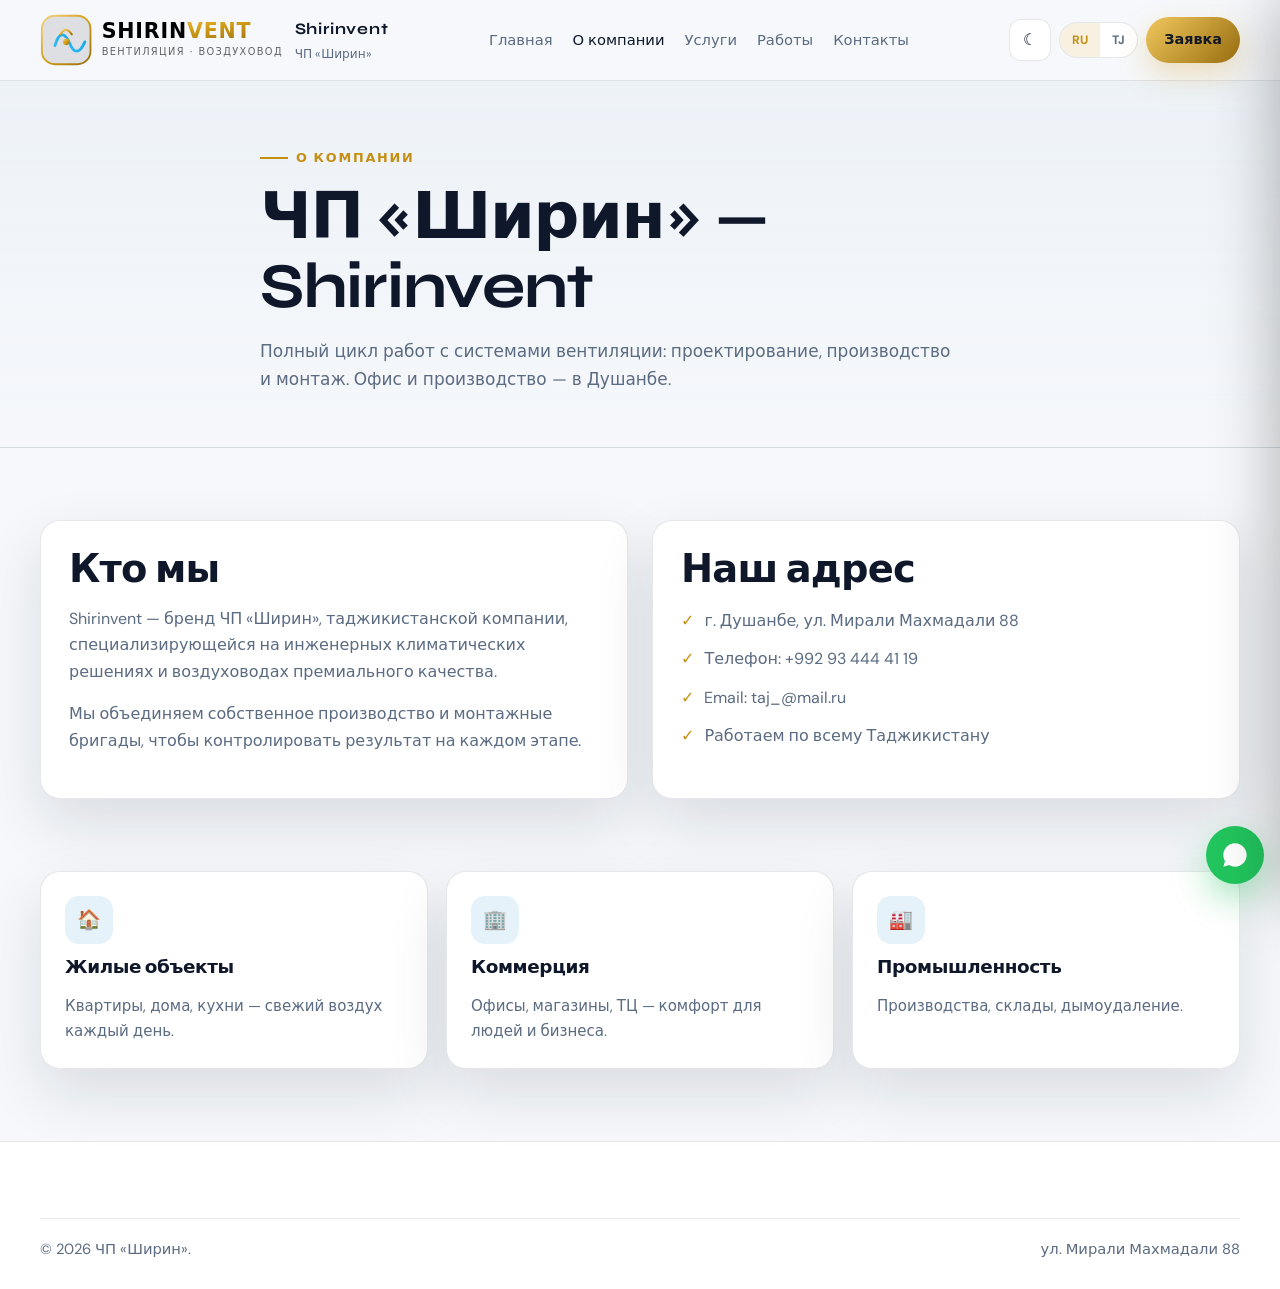
<file: ru/about.html>
<!doctype html>
<html lang="ru">
<head>
  <meta charset="utf-8">
  <meta name="viewport" content="width=device-width, initial-scale=1, viewport-fit=cover">
  <title>О компании | Shirinvent</title>
  <meta name="description" content="ЧП «Ширин» — вентиляция и воздуховоды в Душанбе, ул. Мирали Махмадали 88.">
  <link rel="icon" href="../assets/images/logo.svg" type="image/svg+xml">
  <script>(function(){var t=localStorage.getItem("shirinvent-theme");if(t)document.documentElement.setAttribute("data-theme",t);})();</script>
  <link rel="preconnect" href="https://fonts.googleapis.com">
  <link rel="preconnect" href="https://fonts.gstatic.com" crossorigin>
  <link href="https://fonts.googleapis.com/css2?family=DM+Sans:ital,opsz,wght@0,9..40,400;0,9..40,500;0,9..40,700&family=Syne:wght@500;700;800&display=swap" rel="stylesheet">
  <link rel="stylesheet" href="../assets/css/styles.css">
</head>
<body>
  <div class="scroll-progress" aria-hidden="true"></div>
  <header class="topbar">
    <div class="shell topbar-inner">
      <a class="brand" href="./index.html"><img class="brand-mark brand-mark--full" src="../assets/images/logo.svg" alt="Shirinvent" width="260" height="60"><img class="brand-mark brand-mark--icon" src="../assets/images/logo-icon.svg" alt="" width="56" height="56" aria-hidden="true"><span class="brand-copy"><strong>Shirinvent</strong><span>ЧП «Ширин»</span></span></a>
      <nav class="nav"><a href="./index.html">Главная</a><a aria-current="page" href="./about.html">О компании</a><a href="./services.html">Услуги</a><a href="./gallery.html">Работы</a><a href="./contacts.html">Контакты</a></nav>
      <div class="header-actions">
        <button class="theme-toggle" type="button" data-theme-toggle aria-pressed="true" aria-label="Тема"><span class="theme-icon-sun">☀</span><span class="theme-icon-moon">☾</span></button>
        <div class="lang-switch"><a class="active" href="./about.html">RU</a><a href="../tj/about.html">TJ</a></div>
        <a class="cta" href="./contacts.html#lead-form">Заявка</a>
        <a class="header-phone" href="tel:+992934444119" aria-label="Позвонить"><svg viewBox="0 0 24 24" fill="none" stroke="currentColor" stroke-width="2" stroke-linecap="round" aria-hidden="true"><path d="M22 16.92v3a2 2 0 01-2.18 2 19.79 19.79 0 01-8.63-3.07 19.5 19.5 0 01-6-6 19.79 19.79 0 01-3.07-8.67A2 2 0 014.11 2h3a2 2 0 012 1.72c.127.96.361 1.903.7 2.81a2 2 0 01-.45 2.11L8.09 9.91a16 16 0 006 6l1.27-1.27a2 2 0 012.11-.45c.907.339 1.85.573 2.81.7A2 2 0 0122 16.92z"/></svg></a><button class="menu-toggle" type="button" data-menu-button aria-expanded="false" aria-controls="mobile-menu" aria-label="Меню"><span class="menu-toggle-icon menu-toggle-icon--open" aria-hidden="true"><svg viewBox="0 0 24 24" fill="none" stroke="currentColor" stroke-width="2" stroke-linecap="round"><path d="M4 7h16M4 12h16M4 17h16"/></svg></span><span class="menu-toggle-icon menu-toggle-icon--close" aria-hidden="true"><svg viewBox="0 0 24 24" fill="none" stroke="currentColor" stroke-width="2" stroke-linecap="round"><path d="M6 6l12 12M18 6L6 18"/></svg></span></button>
      </div>
    </div>
  </header>
  <div class="mobile-overlay" data-mobile-overlay aria-hidden="true"></div>
  <aside class="mobile-drawer" data-mobile-panel id="mobile-menu" aria-hidden="true">
    <div class="mobile-drawer-head">
      <span class="mobile-drawer-title">Меню</span>
      <button class="menu-close" type="button" data-menu-close aria-label="Закрыть">×</button>
    </div>
    <nav class="mobile-drawer-nav"><a href="./index.html">Главная</a><a href="./about.html">О компании</a><a href="./services.html">Услуги</a><a href="./gallery.html">Работы</a><a href="./contacts.html">Контакты</a></nav>
    <div class="mobile-drawer-tools">
      <div class="lang-switch lang-switch--drawer"><a class="active" href="./about.html">RU</a><a href="../tj/about.html">TJ</a></div>
      <button class="theme-toggle theme-toggle--drawer" type="button" data-theme-toggle aria-pressed="true" aria-label="Тема"><span class="theme-icon-sun">☀</span><span class="theme-icon-moon">☾</span></button>
    </div>
    <div class="mobile-drawer-cta">
      <a class="cta cta-block" href="./contacts.html#lead-form">Заявка</a>
      <a class="whatsapp cta-block" href="https://wa.me/992934444119">WhatsApp</a>
      <a class="ghost cta-block" href="tel:+992934444119">+992 93 444 41 19</a>
    </div>
  </aside>
  <main>
    <section class="page-hero"><div class="shell page-hero-box"><span class="section-kicker">О компании</span><h1>ЧП «Ширин» — Shirinvent</h1><p class="lead">Полный цикл работ с системами вентиляции: проектирование, производство и монтаж. Офис и производство — в Душанбе.</p></div></section>
    <section class="section">
      <div class="shell split">
        <article class="panel" data-reveal>
          <h2>Кто мы</h2>
          <p style="color:var(--muted);">Shirinvent — бренд ЧП «Ширин», таджикистанской компании, специализирующейся на инженерных климатических решениях и воздуховодах премиального качества.</p>
          <p style="color:var(--muted);">Мы объединяем собственное производство и монтажные бригады, чтобы контролировать результат на каждом этапе.</p>
        </article>
        <article class="panel" data-reveal data-delay="1">
          <h2>Наш адрес</h2>
          <ul class="check-list">
            <li>г. Душанбе, ул. Мирали Махмадали 88</li>
            <li>Телефон: +992 93 444 41 19</li>
            <li>Email: taj_@mail.ru</li>
            <li>Работаем по всему Таджикистану</li>
          </ul>
        </article>
      </div>
    </section>
    <section class="section" style="padding-top:0;">
      <div class="shell cards">
        <article class="card" data-reveal><div class="card-icon">🏠</div><h3>Жилые объекты</h3><p>Квартиры, дома, кухни — свежий воздух каждый день.</p></article>
        <article class="card" data-reveal data-delay="1"><div class="card-icon">🏢</div><h3>Коммерция</h3><p>Офисы, магазины, ТЦ — комфорт для людей и бизнеса.</p></article>
        <article class="card" data-reveal data-delay="2"><div class="card-icon">🏭</div><h3>Промышленность</h3><p>Производства, склады, дымоудаление.</p></article>
      </div>
    </section>
  </main>
  <footer class="footer"><div class="shell"><div class="footer-bottom"><span>© <span data-year></span> ЧП «Ширин».</span><span>ул. Мирали Махмадали 88</span></div></div></footer>
  <a class="float-wa" href="https://wa.me/992934444119" target="_blank" rel="noopener" aria-label="WhatsApp"><svg viewBox="0 0 24 24" fill="currentColor" aria-hidden="true"><path d="M17.472 14.382c-.297-.149-1.758-.867-2.03-.967-.273-.099-.471-.148-.67.15-.197.297-.767.966-.94 1.164-.173.199-.347.223-.644.075-.297-.15-1.255-.463-2.39-1.475-.883-.788-1.48-1.761-1.653-2.059-.173-.297-.018-.458.13-.606.134-.133.298-.347.446-.52.149-.174.198-.298.298-.497.099-.198.05-.371-.025-.52-.075-.149-.669-1.612-.916-2.207-.242-.579-.487-.5-.669-.51-.173-.008-.371-.01-.57-.01-.198 0-.52.074-.792.372-.272.297-1.04 1.016-1.04 2.479 0 1.462 1.065 2.875 1.213 3.074.149.198 2.096 3.2 5.077 4.487.709.306 1.262.489 1.694.625.712.227 1.36.195 1.871.118.571-.085 1.758-.719 2.006-1.413.248-.694.248-1.289.173-1.413-.074-.124-.272-.198-.57-.347z"/><path d="M12 2C6.477 2 2 6.477 2 12c0 1.89.525 3.66 1.438 5.168L2 22l4.832-1.438A9.955 9.955 0 0012 22c5.523 0 10-4.477 10-10S17.523 2 12 2z"/></svg></a>
  <script src="../assets/js/app.js"></script>
</body>
</html>
</file>
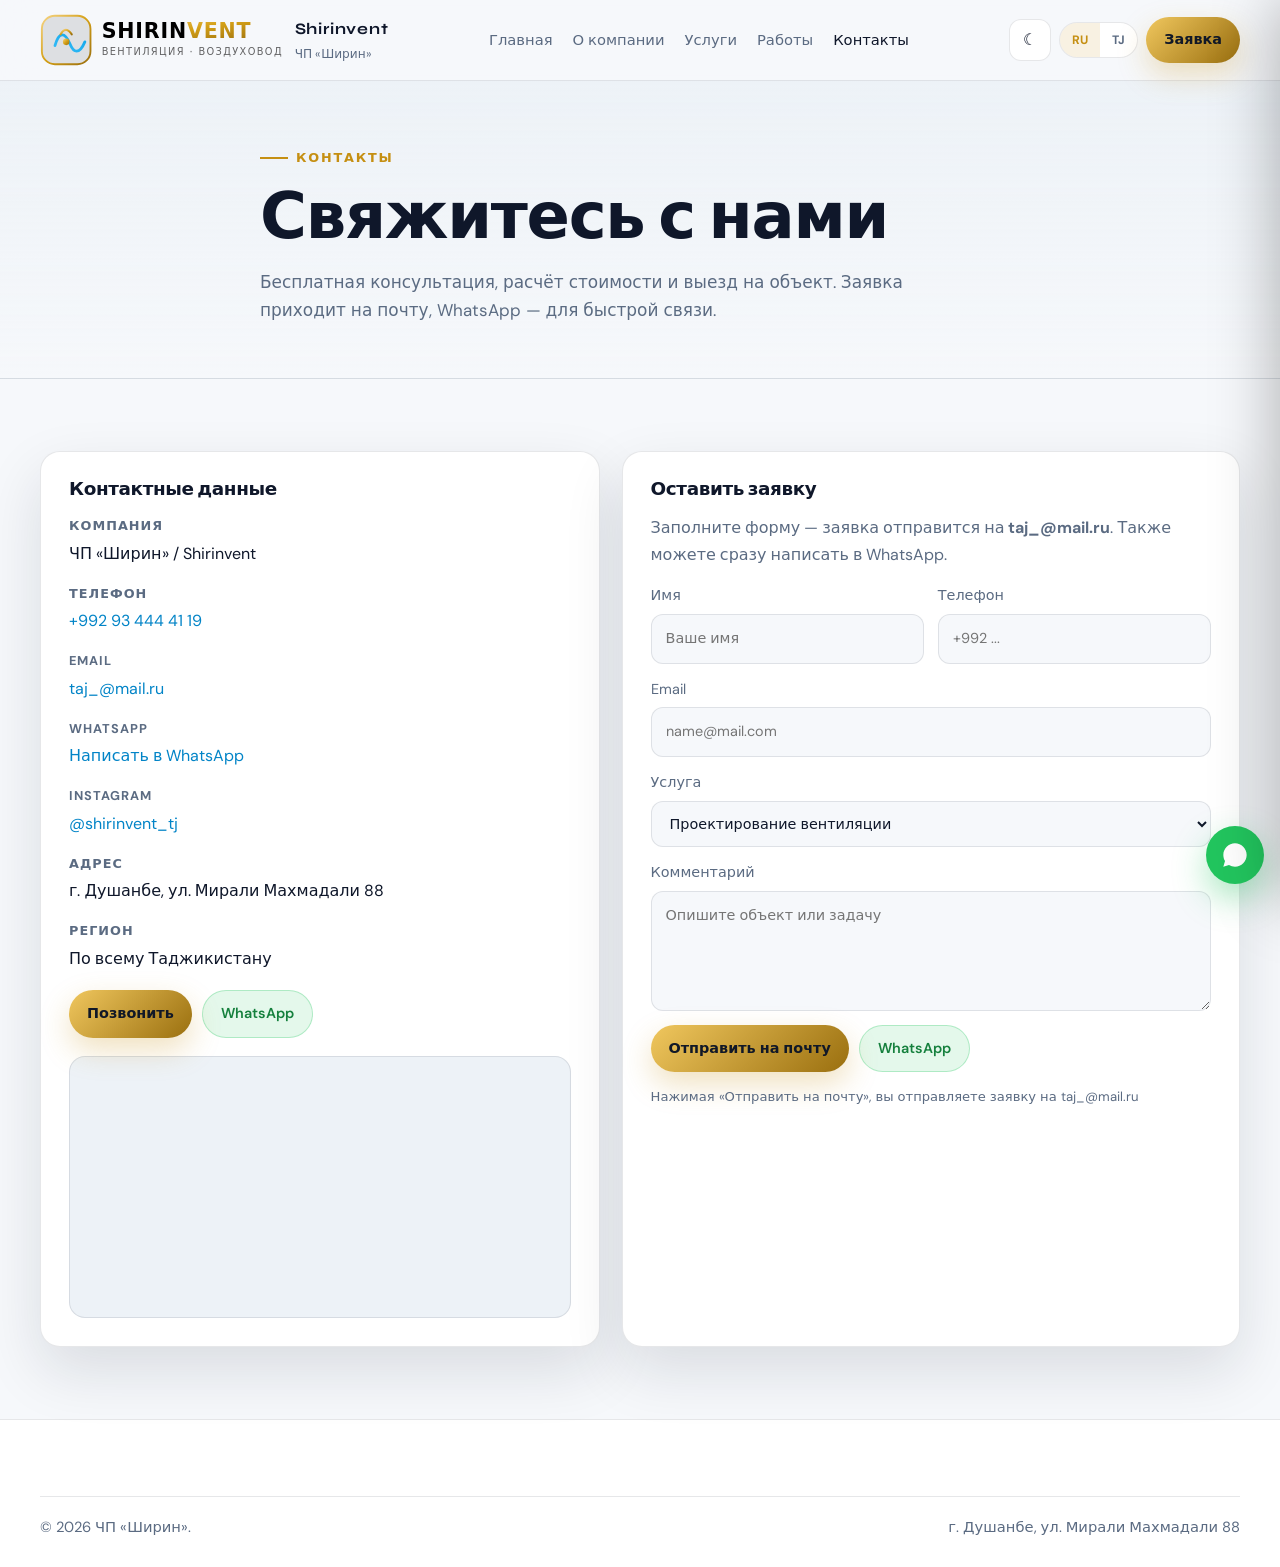
<file: ru/contacts.html>
<!doctype html>
<html lang="ru">
<head>
  <meta charset="utf-8">
  <meta name="viewport" content="width=device-width, initial-scale=1, viewport-fit=cover">
  <title>Контакты | Shirinvent</title>
  <meta name="description" content="Shirinvent: +992 93 444 41 19, taj_@mail.ru, WhatsApp. Душанбе, ул. Мирали Махмадали 88.">
  <link rel="icon" href="../assets/images/logo.svg" type="image/svg+xml">
  <link rel="alternate" hreflang="ru" href="./contacts.html">
  <link rel="alternate" hreflang="tg" href="../tj/contacts.html">
  <script>(function(){var t=localStorage.getItem("shirinvent-theme");if(t)document.documentElement.setAttribute("data-theme",t);})();</script>
  <link rel="preconnect" href="https://fonts.googleapis.com">
  <link rel="preconnect" href="https://fonts.gstatic.com" crossorigin>
  <link href="https://fonts.googleapis.com/css2?family=DM+Sans:ital,opsz,wght@0,9..40,400;0,9..40,500;0,9..40,700&family=Syne:wght@500;700;800&display=swap" rel="stylesheet">
  <link rel="stylesheet" href="../assets/css/styles.css">
</head>
<body>
  <div class="scroll-progress" aria-hidden="true"></div>
  <header class="topbar">
    <div class="shell topbar-inner">
      <a class="brand" href="./index.html"><img class="brand-mark brand-mark--full" src="../assets/images/logo.svg" alt="Shirinvent" width="260" height="60"><img class="brand-mark brand-mark--icon" src="../assets/images/logo-icon.svg" alt="" width="56" height="56" aria-hidden="true"><span class="brand-copy"><strong>Shirinvent</strong><span>ЧП «Ширин»</span></span></a>
      <nav class="nav"><a href="./index.html">Главная</a><a href="./about.html">О компании</a><a href="./services.html">Услуги</a><a href="./gallery.html">Работы</a><a aria-current="page" href="./contacts.html">Контакты</a></nav>
      <div class="header-actions">
        <button class="theme-toggle" type="button" data-theme-toggle aria-pressed="true" aria-label="Тема"><span class="theme-icon-sun">☀</span><span class="theme-icon-moon">☾</span></button>
        <div class="lang-switch"><a class="active" href="./contacts.html">RU</a><a href="../tj/contacts.html">TJ</a></div>
        <a class="cta" href="#lead-form">Заявка</a>
        <a class="header-phone" href="tel:+992934444119" aria-label="Позвонить"><svg viewBox="0 0 24 24" fill="none" stroke="currentColor" stroke-width="2" stroke-linecap="round" aria-hidden="true"><path d="M22 16.92v3a2 2 0 01-2.18 2 19.79 19.79 0 01-8.63-3.07 19.5 19.5 0 01-6-6 19.79 19.79 0 01-3.07-8.67A2 2 0 014.11 2h3a2 2 0 012 1.72c.127.96.361 1.903.7 2.81a2 2 0 01-.45 2.11L8.09 9.91a16 16 0 006 6l1.27-1.27a2 2 0 012.11-.45c.907.339 1.85.573 2.81.7A2 2 0 0122 16.92z"/></svg></a><button class="menu-toggle" type="button" data-menu-button aria-expanded="false" aria-controls="mobile-menu" aria-label="Меню"><span class="menu-toggle-icon menu-toggle-icon--open" aria-hidden="true"><svg viewBox="0 0 24 24" fill="none" stroke="currentColor" stroke-width="2" stroke-linecap="round"><path d="M4 7h16M4 12h16M4 17h16"/></svg></span><span class="menu-toggle-icon menu-toggle-icon--close" aria-hidden="true"><svg viewBox="0 0 24 24" fill="none" stroke="currentColor" stroke-width="2" stroke-linecap="round"><path d="M6 6l12 12M18 6L6 18"/></svg></span></button>
      </div>
    </div>
  </header>
  <div class="mobile-overlay" data-mobile-overlay aria-hidden="true"></div>
  <aside class="mobile-drawer" data-mobile-panel id="mobile-menu" aria-hidden="true">
    <div class="mobile-drawer-head">
      <span class="mobile-drawer-title">Меню</span>
      <button class="menu-close" type="button" data-menu-close aria-label="Закрыть">×</button>
    </div>
    <nav class="mobile-drawer-nav"><a href="./index.html">Главная</a><a href="./about.html">О компании</a><a href="./services.html">Услуги</a><a href="./gallery.html">Работы</a><a href="./contacts.html">Контакты</a></nav>
    <div class="mobile-drawer-tools">
      <div class="lang-switch lang-switch--drawer"><a class="active" href="./contacts.html">RU</a><a href="../tj/contacts.html">TJ</a></div>
      <button class="theme-toggle theme-toggle--drawer" type="button" data-theme-toggle aria-pressed="true" aria-label="Тема"><span class="theme-icon-sun">☀</span><span class="theme-icon-moon">☾</span></button>
    </div>
    <div class="mobile-drawer-cta">
      <a class="cta cta-block" href="#lead-form">Заявка</a>
      <a class="whatsapp cta-block" href="https://wa.me/992934444119">WhatsApp</a>
      <a class="ghost cta-block" href="tel:+992934444119">+992 93 444 41 19</a>
    </div>
  </aside>
  <main>
    <section class="page-hero"><div class="shell page-hero-box"><span class="section-kicker">Контакты</span><h1>Свяжитесь с нами</h1><p class="lead">Бесплатная консультация, расчёт стоимости и выезд на объект. Заявка приходит на почту, WhatsApp — для быстрой связи.</p></div></section>
    <section class="section">
      <div class="shell contact-grid">
        <article class="contact-card" data-reveal>
          <h3>Контактные данные</h3>
          <ul class="contact-list">
            <li><strong>Компания</strong><span>ЧП «Ширин» / Shirinvent</span></li>
            <li><strong>Телефон</strong><a href="tel:+992934444119">+992 93 444 41 19</a></li>
            <li><strong>Email</strong><a href="mailto:taj_@mail.ru">taj_@mail.ru</a></li>
            <li><strong>WhatsApp</strong><a href="https://wa.me/992934444119">Написать в WhatsApp</a></li>
            <li><strong>Instagram</strong><a href="https://www.instagram.com/shirinvent_tj/" target="_blank" rel="noopener">@shirinvent_tj</a></li>
            <li><strong>Адрес</strong><span>г. Душанбе, ул. Мирали Махмадали 88</span></li>
            <li><strong>Регион</strong><span>По всему Таджикистану</span></li>
          </ul>
          <div class="inline-actions" style="margin-top:18px;">
            <a class="cta" href="tel:+992934444119">Позвонить</a>
            <a class="whatsapp" href="https://wa.me/992934444119">WhatsApp</a>
          </div>
          <div class="map-embed">
            <iframe title="Карта Shirinvent" src="https://yandex.com/map-widget/v1/?text=%D0%94%D1%83%D1%88%D0%B0%D0%BD%D0%B1%D0%B5%2C%20%D1%83%D0%BB.%20%D0%9C%D0%B8%D1%80%D0%B0%D0%BB%D0%B8%20%D0%9C%D0%B0%D1%85%D0%BC%D0%B0%D0%B4%D0%B0%D0%BB%D0%B8%2088&amp;z=16" loading="lazy"></iframe>
          </div>
        </article>
        <div class="form-panel" id="lead-form" data-reveal data-delay="1">
          <h3 style="margin-top:0;">Оставить заявку</h3>
          <p style="color:var(--muted);">Заполните форму — заявка отправится на <strong>taj_@mail.ru</strong>. Также можете сразу написать в WhatsApp.</p>
          <form class="form-grid" data-lead-form data-lang="ru" data-email="https://formsubmit.co/ajax/taj_@mail.ru">
            <div class="form-grid two">
              <label>Имя<input type="text" name="name" required placeholder="Ваше имя"></label>
              <label>Телефон<input type="tel" name="phone" required placeholder="+992 ..."></label>
            </div>
            <label>Email<input type="email" name="email" placeholder="name@mail.com"></label>
            <label>Услуга<select name="service">
              <option>Проектирование вентиляции</option>
              <option>Изготовление воздуховодов</option>
              <option>Монтаж вентиляции</option>
              <option>Спиральные воздуховоды</option>
              <option>Воздуховоды TDF/TDC</option>
              <option>Комплексный проект под ключ</option>
            </select></label>
            <label>Комментарий<textarea name="message" placeholder="Опишите объект или задачу"></textarea></label>
            <div class="form-actions">
              <button class="cta" type="submit">Отправить на почту</button>
              <a class="whatsapp" href="https://wa.me/992934444119">WhatsApp</a>
            </div>
            <p class="fineprint" data-form-notice>Нажимая «Отправить на почту», вы отправляете заявку на taj_@mail.ru</p>
          </form>
        </div>
      </div>
    </section>
  </main>
  <footer class="footer"><div class="shell"><div class="footer-bottom"><span>© <span data-year></span> ЧП «Ширин».</span><span>г. Душанбе, ул. Мирали Махмадали 88</span></div></div></footer>
  <a class="float-wa" href="https://wa.me/992934444119" target="_blank" rel="noopener" aria-label="WhatsApp"><svg viewBox="0 0 24 24" fill="currentColor" aria-hidden="true"><path d="M17.472 14.382c-.297-.149-1.758-.867-2.03-.967-.273-.099-.471-.148-.67.15-.197.297-.767.966-.94 1.164-.173.199-.347.223-.644.075-.297-.15-1.255-.463-2.39-1.475-.883-.788-1.48-1.761-1.653-2.059-.173-.297-.018-.458.13-.606.134-.133.298-.347.446-.52.149-.174.198-.298.298-.497.099-.198.05-.371-.025-.52-.075-.149-.669-1.612-.916-2.207-.242-.579-.487-.5-.669-.51-.173-.008-.371-.01-.57-.01-.198 0-.52.074-.792.372-.272.297-1.04 1.016-1.04 2.479 0 1.462 1.065 2.875 1.213 3.074.149.198 2.096 3.2 5.077 4.487.709.306 1.262.489 1.694.625.712.227 1.36.195 1.871.118.571-.085 1.758-.719 2.006-1.413.248-.694.248-1.289.173-1.413-.074-.124-.272-.198-.57-.347z"/><path d="M12 2C6.477 2 2 6.477 2 12c0 1.89.525 3.66 1.438 5.168L2 22l4.832-1.438A9.955 9.955 0 0012 22c5.523 0 10-4.477 10-10S17.523 2 12 2z"/></svg></a>
  <script src="../assets/js/app.js"></script>
</body>
</html>
</file>
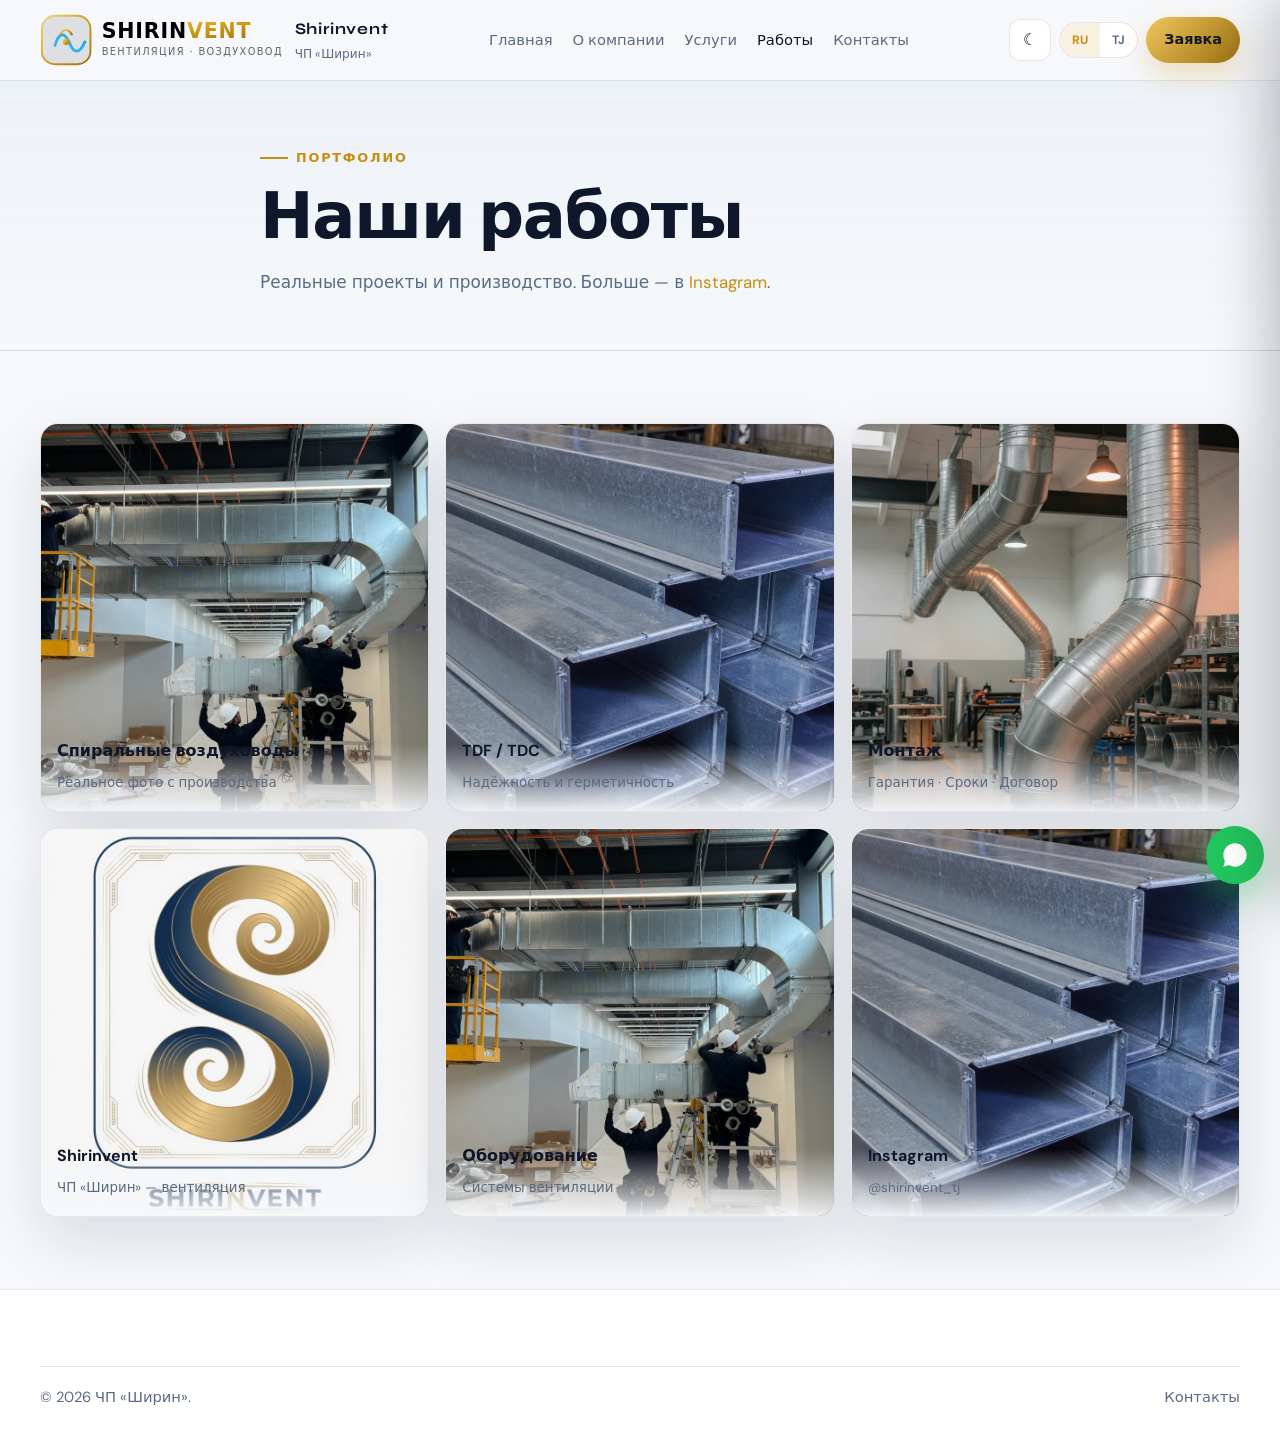
<file: ru/gallery.html>
<!doctype html>
<html lang="ru">
<head>
  <meta charset="utf-8">
  <meta name="viewport" content="width=device-width, initial-scale=1, viewport-fit=cover">
  <title>Примеры работ | Shirinvent</title>
  <meta name="description" content="Фото производства и монтажа вентиляции Shirinvent в Душанбе.">
  <link rel="icon" href="../assets/images/logo.svg" type="image/svg+xml">
  <script>(function(){var t=localStorage.getItem("shirinvent-theme");if(t)document.documentElement.setAttribute("data-theme",t);})();</script>
  <link rel="preconnect" href="https://fonts.googleapis.com">
  <link rel="preconnect" href="https://fonts.gstatic.com" crossorigin>
  <link href="https://fonts.googleapis.com/css2?family=DM+Sans:ital,opsz,wght@0,9..40,400;0,9..40,500;0,9..40,700&family=Syne:wght@500;700;800&display=swap" rel="stylesheet">
  <link rel="stylesheet" href="../assets/css/styles.css">
</head>
<body>
  <div class="scroll-progress" aria-hidden="true"></div>
  <header class="topbar">
    <div class="shell topbar-inner">
      <a class="brand" href="./index.html"><img class="brand-mark brand-mark--full" src="../assets/images/logo.svg" alt="Shirinvent" width="260" height="60"><img class="brand-mark brand-mark--icon" src="../assets/images/logo-icon.svg" alt="" width="56" height="56" aria-hidden="true"><span class="brand-copy"><strong>Shirinvent</strong><span>ЧП «Ширин»</span></span></a>
      <nav class="nav"><a href="./index.html">Главная</a><a href="./about.html">О компании</a><a href="./services.html">Услуги</a><a aria-current="page" href="./gallery.html">Работы</a><a href="./contacts.html">Контакты</a></nav>
      <div class="header-actions">
        <button class="theme-toggle" type="button" data-theme-toggle aria-pressed="true" aria-label="Тема"><span class="theme-icon-sun">☀</span><span class="theme-icon-moon">☾</span></button>
        <div class="lang-switch"><a class="active" href="./gallery.html">RU</a><a href="../tj/gallery.html">TJ</a></div>
        <a class="cta" href="./contacts.html#lead-form">Заявка</a>
        <a class="header-phone" href="tel:+992934444119" aria-label="Позвонить"><svg viewBox="0 0 24 24" fill="none" stroke="currentColor" stroke-width="2" stroke-linecap="round" aria-hidden="true"><path d="M22 16.92v3a2 2 0 01-2.18 2 19.79 19.79 0 01-8.63-3.07 19.5 19.5 0 01-6-6 19.79 19.79 0 01-3.07-8.67A2 2 0 014.11 2h3a2 2 0 012 1.72c.127.96.361 1.903.7 2.81a2 2 0 01-.45 2.11L8.09 9.91a16 16 0 006 6l1.27-1.27a2 2 0 012.11-.45c.907.339 1.85.573 2.81.7A2 2 0 0122 16.92z"/></svg></a><button class="menu-toggle" type="button" data-menu-button aria-expanded="false" aria-controls="mobile-menu" aria-label="Меню"><span class="menu-toggle-icon menu-toggle-icon--open" aria-hidden="true"><svg viewBox="0 0 24 24" fill="none" stroke="currentColor" stroke-width="2" stroke-linecap="round"><path d="M4 7h16M4 12h16M4 17h16"/></svg></span><span class="menu-toggle-icon menu-toggle-icon--close" aria-hidden="true"><svg viewBox="0 0 24 24" fill="none" stroke="currentColor" stroke-width="2" stroke-linecap="round"><path d="M6 6l12 12M18 6L6 18"/></svg></span></button>
      </div>
    </div>
  </header>
  <div class="mobile-overlay" data-mobile-overlay aria-hidden="true"></div>
  <aside class="mobile-drawer" data-mobile-panel id="mobile-menu" aria-hidden="true">
    <div class="mobile-drawer-head">
      <span class="mobile-drawer-title">Меню</span>
      <button class="menu-close" type="button" data-menu-close aria-label="Закрыть">×</button>
    </div>
    <nav class="mobile-drawer-nav"><a href="./index.html">Главная</a><a href="./about.html">О компании</a><a href="./services.html">Услуги</a><a href="./gallery.html">Работы</a><a href="./contacts.html">Контакты</a></nav>
    <div class="mobile-drawer-tools">
      <div class="lang-switch lang-switch--drawer"><a class="active" href="./gallery.html">RU</a><a href="../tj/gallery.html">TJ</a></div>
      <button class="theme-toggle theme-toggle--drawer" type="button" data-theme-toggle aria-pressed="true" aria-label="Тема"><span class="theme-icon-sun">☀</span><span class="theme-icon-moon">☾</span></button>
    </div>
    <div class="mobile-drawer-cta">
      <a class="cta cta-block" href="./contacts.html#lead-form">Заявка</a>
      <a class="whatsapp cta-block" href="https://wa.me/992934444119">WhatsApp</a>
      <a class="ghost cta-block" href="tel:+992934444119">+992 93 444 41 19</a>
    </div>
  </aside>
  <main>
    <section class="page-hero"><div class="shell page-hero-box"><span class="section-kicker">Портфолио</span><h1>Наши работы</h1><p class="lead">Реальные проекты и производство. Больше — в <a href="https://www.instagram.com/shirinvent_tj/" target="_blank" rel="noopener" style="color:var(--accent);">Instagram</a>.</p></div></section>
    <section class="section">
      <div class="shell gallery-grid">
        <a class="gallery-item" href="https://www.instagram.com/p/DaXBvrACsdt/" target="_blank" rel="noopener" data-reveal>
          <img src="../assets/images/hero-ducts.jpg" alt="Спиральные воздуховоды" loading="lazy">
          <div class="gallery-caption"><strong>Спиральные воздуховоды</strong><span>Реальное фото с производства</span></div>
        </a>
        <a class="gallery-item" href="https://www.instagram.com/reel/DaULNu8CY2g/" target="_blank" rel="noopener" data-reveal data-delay="1">
          <img src="../assets/images/production.jpg" alt="TDF TDC воздуховоды" loading="lazy">
          <div class="gallery-caption"><strong>TDF / TDC</strong><span>Надёжность и герметичность</span></div>
        </a>
        <a class="gallery-item" href="https://www.instagram.com/p/DaR9KewCoNu/" target="_blank" rel="noopener" data-reveal data-delay="2">
          <img src="../assets/images/installation.jpg" alt="Монтаж вентиляции" loading="lazy">
          <div class="gallery-caption"><strong>Монтаж</strong><span>Гарантия · Сроки · Договор</span></div>
        </a>
        <article class="gallery-item" data-reveal>
          <img src="../assets/images/logo-premium.png" alt="Shirinvent бренд" loading="lazy">
          <div class="gallery-caption"><strong>Shirinvent</strong><span>ЧП «Ширин» — вентиляция</span></div>
        </article>
        <a class="gallery-item" href="https://www.instagram.com/reel/DaQrAQxOdSx/" target="_blank" rel="noopener" data-reveal data-delay="1">
          <img src="../assets/images/hero-ducts.jpg" alt="Шоурум" loading="lazy">
          <div class="gallery-caption"><strong>Оборудование</strong><span>Системы вентиляции</span></div>
        </a>
        <a class="gallery-item" href="https://www.instagram.com/shirinvent_tj/" target="_blank" rel="noopener" data-reveal data-delay="2">
          <img src="../assets/images/production.jpg" alt="Instagram Shirinvent" loading="lazy">
          <div class="gallery-caption"><strong>Instagram</strong><span>@shirinvent_tj</span></div>
        </a>
      </div>
    </section>
  </main>
  <footer class="footer"><div class="shell"><div class="footer-bottom"><span>© <span data-year></span> ЧП «Ширин».</span><a href="./contacts.html">Контакты</a></div></div></footer>
  <a class="float-wa" href="https://wa.me/992934444119" target="_blank" rel="noopener" aria-label="WhatsApp"><svg viewBox="0 0 24 24" fill="currentColor" aria-hidden="true"><path d="M17.472 14.382c-.297-.149-1.758-.867-2.03-.967-.273-.099-.471-.148-.67.15-.197.297-.767.966-.94 1.164-.173.199-.347.223-.644.075-.297-.15-1.255-.463-2.39-1.475-.883-.788-1.48-1.761-1.653-2.059-.173-.297-.018-.458.13-.606.134-.133.298-.347.446-.52.149-.174.198-.298.298-.497.099-.198.05-.371-.025-.52-.075-.149-.669-1.612-.916-2.207-.242-.579-.487-.5-.669-.51-.173-.008-.371-.01-.57-.01-.198 0-.52.074-.792.372-.272.297-1.04 1.016-1.04 2.479 0 1.462 1.065 2.875 1.213 3.074.149.198 2.096 3.2 5.077 4.487.709.306 1.262.489 1.694.625.712.227 1.36.195 1.871.118.571-.085 1.758-.719 2.006-1.413.248-.694.248-1.289.173-1.413-.074-.124-.272-.198-.57-.347z"/><path d="M12 2C6.477 2 2 6.477 2 12c0 1.89.525 3.66 1.438 5.168L2 22l4.832-1.438A9.955 9.955 0 0012 22c5.523 0 10-4.477 10-10S17.523 2 12 2z"/></svg></a>
  <script src="../assets/js/app.js"></script>
</body>
</html>
</file>
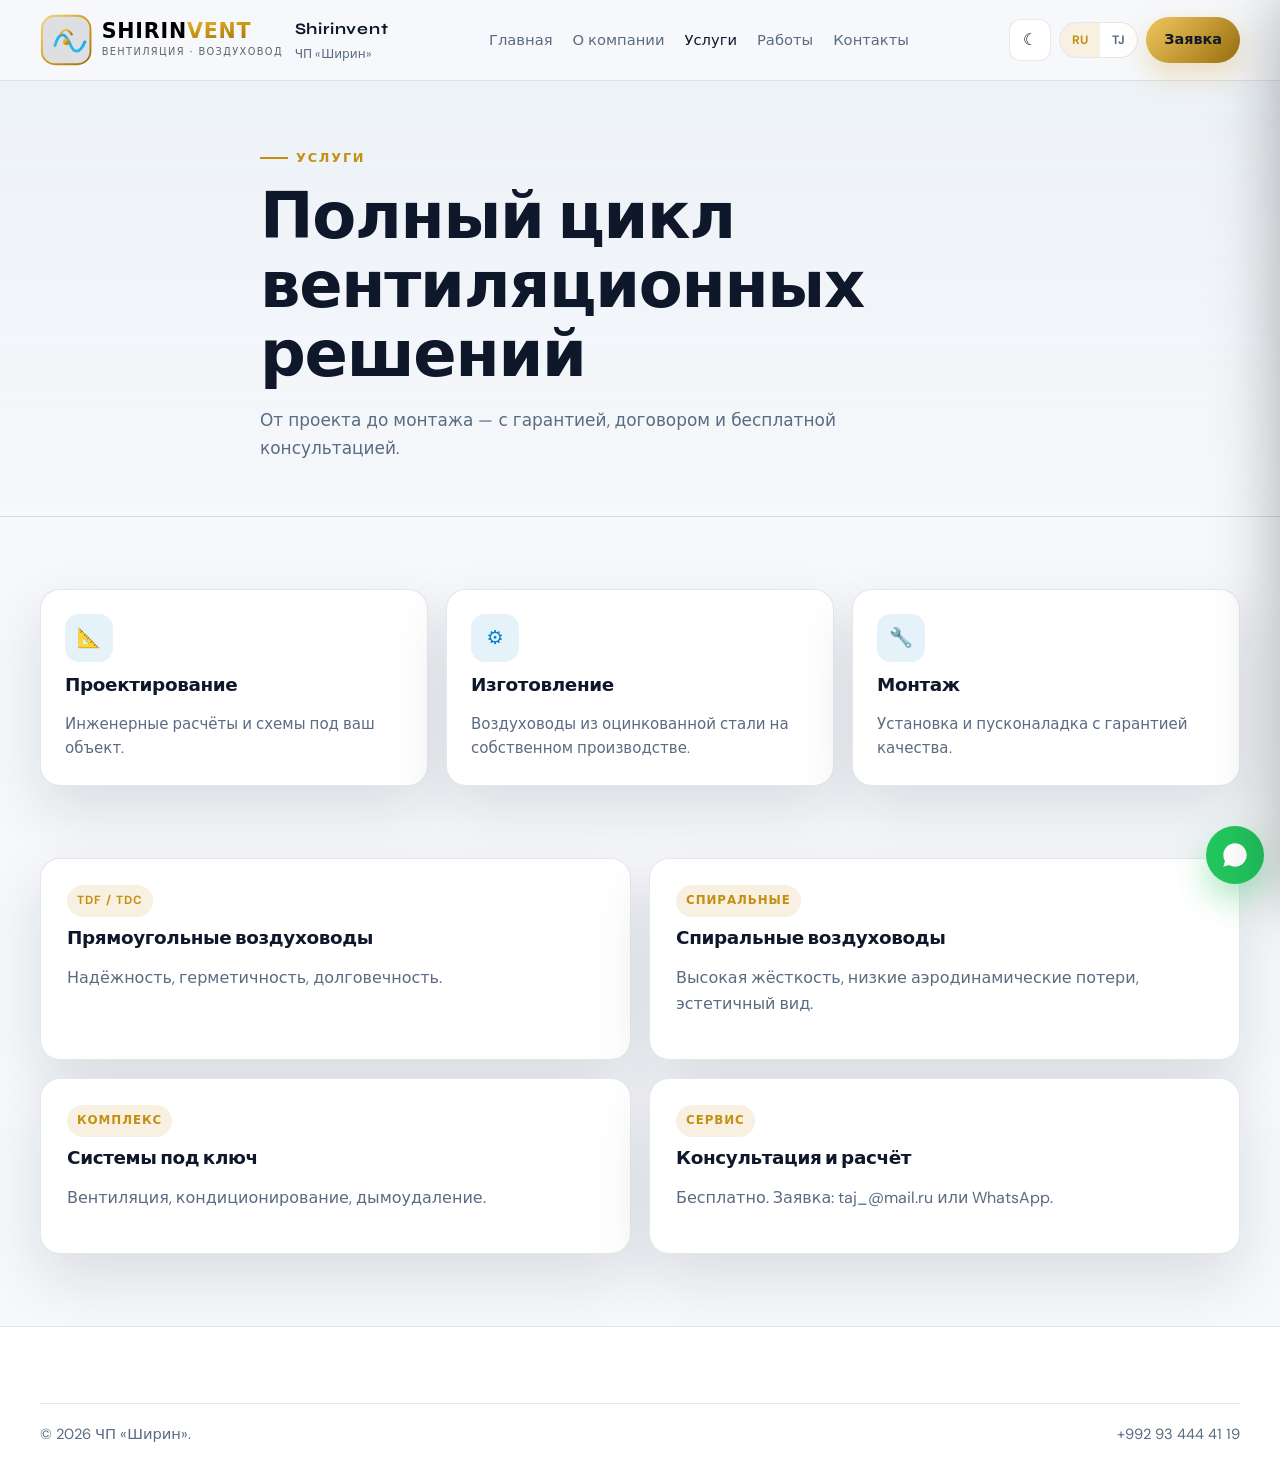
<file: ru/services.html>
<!doctype html>
<html lang="ru">
<head>
  <meta charset="utf-8">
  <meta name="viewport" content="width=device-width, initial-scale=1, viewport-fit=cover">
  <title>Услуги | Shirinvent</title>
  <meta name="description" content="Проектирование, изготовление и монтаж воздуховодов TDF/TDC и спиральных систем.">
  <link rel="icon" href="../assets/images/logo.svg" type="image/svg+xml">
  <script>(function(){var t=localStorage.getItem("shirinvent-theme");if(t)document.documentElement.setAttribute("data-theme",t);})();</script>
  <link rel="preconnect" href="https://fonts.googleapis.com">
  <link rel="preconnect" href="https://fonts.gstatic.com" crossorigin>
  <link href="https://fonts.googleapis.com/css2?family=DM+Sans:ital,opsz,wght@0,9..40,400;0,9..40,500;0,9..40,700&family=Syne:wght@500;700;800&display=swap" rel="stylesheet">
  <link rel="stylesheet" href="../assets/css/styles.css">
</head>
<body>
  <div class="scroll-progress" aria-hidden="true"></div>
  <header class="topbar">
    <div class="shell topbar-inner">
      <a class="brand" href="./index.html"><img class="brand-mark brand-mark--full" src="../assets/images/logo.svg" alt="Shirinvent" width="260" height="60"><img class="brand-mark brand-mark--icon" src="../assets/images/logo-icon.svg" alt="" width="56" height="56" aria-hidden="true"><span class="brand-copy"><strong>Shirinvent</strong><span>ЧП «Ширин»</span></span></a>
      <nav class="nav"><a href="./index.html">Главная</a><a href="./about.html">О компании</a><a aria-current="page" href="./services.html">Услуги</a><a href="./gallery.html">Работы</a><a href="./contacts.html">Контакты</a></nav>
      <div class="header-actions">
        <button class="theme-toggle" type="button" data-theme-toggle aria-pressed="true" aria-label="Тема"><span class="theme-icon-sun">☀</span><span class="theme-icon-moon">☾</span></button>
        <div class="lang-switch"><a class="active" href="./services.html">RU</a><a href="../tj/services.html">TJ</a></div>
        <a class="cta" href="./contacts.html#lead-form">Заявка</a>
        <a class="header-phone" href="tel:+992934444119" aria-label="Позвонить"><svg viewBox="0 0 24 24" fill="none" stroke="currentColor" stroke-width="2" stroke-linecap="round" aria-hidden="true"><path d="M22 16.92v3a2 2 0 01-2.18 2 19.79 19.79 0 01-8.63-3.07 19.5 19.5 0 01-6-6 19.79 19.79 0 01-3.07-8.67A2 2 0 014.11 2h3a2 2 0 012 1.72c.127.96.361 1.903.7 2.81a2 2 0 01-.45 2.11L8.09 9.91a16 16 0 006 6l1.27-1.27a2 2 0 012.11-.45c.907.339 1.85.573 2.81.7A2 2 0 0122 16.92z"/></svg></a><button class="menu-toggle" type="button" data-menu-button aria-expanded="false" aria-controls="mobile-menu" aria-label="Меню"><span class="menu-toggle-icon menu-toggle-icon--open" aria-hidden="true"><svg viewBox="0 0 24 24" fill="none" stroke="currentColor" stroke-width="2" stroke-linecap="round"><path d="M4 7h16M4 12h16M4 17h16"/></svg></span><span class="menu-toggle-icon menu-toggle-icon--close" aria-hidden="true"><svg viewBox="0 0 24 24" fill="none" stroke="currentColor" stroke-width="2" stroke-linecap="round"><path d="M6 6l12 12M18 6L6 18"/></svg></span></button>
      </div>
    </div>
  </header>
  <div class="mobile-overlay" data-mobile-overlay aria-hidden="true"></div>
  <aside class="mobile-drawer" data-mobile-panel id="mobile-menu" aria-hidden="true">
    <div class="mobile-drawer-head">
      <span class="mobile-drawer-title">Меню</span>
      <button class="menu-close" type="button" data-menu-close aria-label="Закрыть">×</button>
    </div>
    <nav class="mobile-drawer-nav"><a href="./index.html">Главная</a><a href="./about.html">О компании</a><a href="./services.html">Услуги</a><a href="./gallery.html">Работы</a><a href="./contacts.html">Контакты</a></nav>
    <div class="mobile-drawer-tools">
      <div class="lang-switch lang-switch--drawer"><a class="active" href="./services.html">RU</a><a href="../tj/services.html">TJ</a></div>
      <button class="theme-toggle theme-toggle--drawer" type="button" data-theme-toggle aria-pressed="true" aria-label="Тема"><span class="theme-icon-sun">☀</span><span class="theme-icon-moon">☾</span></button>
    </div>
    <div class="mobile-drawer-cta">
      <a class="cta cta-block" href="./contacts.html#lead-form">Заявка</a>
      <a class="whatsapp cta-block" href="https://wa.me/992934444119">WhatsApp</a>
      <a class="ghost cta-block" href="tel:+992934444119">+992 93 444 41 19</a>
    </div>
  </aside>
  <main>
    <section class="page-hero"><div class="shell page-hero-box"><span class="section-kicker">Услуги</span><h1>Полный цикл вентиляционных решений</h1><p class="lead">От проекта до монтажа — с гарантией, договором и бесплатной консультацией.</p></div></section>
    <section class="section"><div class="shell cards">
      <article class="card" data-reveal><div class="card-icon">📐</div><h3>Проектирование</h3><p>Инженерные расчёты и схемы под ваш объект.</p></article>
      <article class="card" data-reveal data-delay="1"><div class="card-icon">⚙️</div><h3>Изготовление</h3><p>Воздуховоды из оцинкованной стали на собственном производстве.</p></article>
      <article class="card" data-reveal data-delay="2"><div class="card-icon">🔧</div><h3>Монтаж</h3><p>Установка и пусконаладка с гарантией качества.</p></article>
    </div></section>
    <section class="section" style="padding-top:0;"><div class="shell products-grid">
      <article class="product-card" data-reveal><span class="tag">TDF / TDC</span><h3>Прямоугольные воздуховоды</h3><p style="color:var(--muted);">Надёжность, герметичность, долговечность.</p></article>
      <article class="product-card" data-reveal data-delay="1"><span class="tag">Спиральные</span><h3>Спиральные воздуховоды</h3><p style="color:var(--muted);">Высокая жёсткость, низкие аэродинамические потери, эстетичный вид.</p></article>
      <article class="product-card" data-reveal><span class="tag">Комплекс</span><h3>Системы под ключ</h3><p style="color:var(--muted);">Вентиляция, кондиционирование, дымоудаление.</p></article>
      <article class="product-card" data-reveal data-delay="1"><span class="tag">Сервис</span><h3>Консультация и расчёт</h3><p style="color:var(--muted);">Бесплатно. Заявка: taj_@mail.ru или WhatsApp.</p></article>
    </div></section>
  </main>
  <footer class="footer"><div class="shell"><div class="footer-bottom"><span>© <span data-year></span> ЧП «Ширин».</span><a href="tel:+992934444119">+992 93 444 41 19</a></div></div></footer>
  <a class="float-wa" href="https://wa.me/992934444119" target="_blank" rel="noopener" aria-label="WhatsApp"><svg viewBox="0 0 24 24" fill="currentColor" aria-hidden="true"><path d="M17.472 14.382c-.297-.149-1.758-.867-2.03-.967-.273-.099-.471-.148-.67.15-.197.297-.767.966-.94 1.164-.173.199-.347.223-.644.075-.297-.15-1.255-.463-2.39-1.475-.883-.788-1.48-1.761-1.653-2.059-.173-.297-.018-.458.13-.606.134-.133.298-.347.446-.52.149-.174.198-.298.298-.497.099-.198.05-.371-.025-.52-.075-.149-.669-1.612-.916-2.207-.242-.579-.487-.5-.669-.51-.173-.008-.371-.01-.57-.01-.198 0-.52.074-.792.372-.272.297-1.04 1.016-1.04 2.479 0 1.462 1.065 2.875 1.213 3.074.149.198 2.096 3.2 5.077 4.487.709.306 1.262.489 1.694.625.712.227 1.36.195 1.871.118.571-.085 1.758-.719 2.006-1.413.248-.694.248-1.289.173-1.413-.074-.124-.272-.198-.57-.347z"/><path d="M12 2C6.477 2 2 6.477 2 12c0 1.89.525 3.66 1.438 5.168L2 22l4.832-1.438A9.955 9.955 0 0012 22c5.523 0 10-4.477 10-10S17.523 2 12 2z"/></svg></a>
  <script src="../assets/js/app.js"></script>
</body>
</html>
</file>
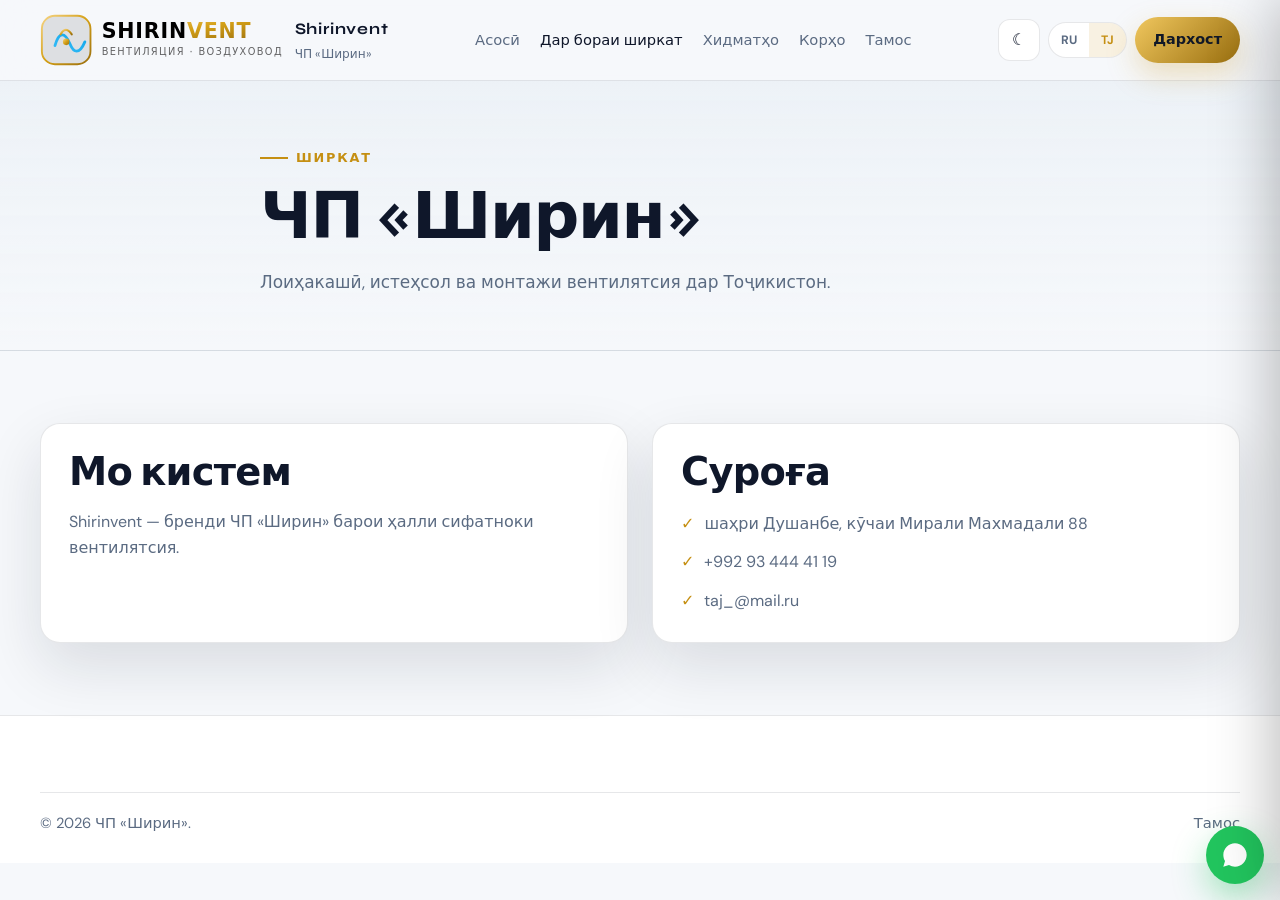
<file: tj/about.html>
<!doctype html>
<html lang="tg">
<head>
  <meta charset="utf-8">
  <meta name="viewport" content="width=device-width, initial-scale=1, viewport-fit=cover">
  <title>Дар бораи ширкат | Shirinvent</title>
  <link rel="icon" href="../assets/images/logo.svg" type="image/svg+xml">
  <script>(function(){var t=localStorage.getItem("shirinvent-theme");if(t)document.documentElement.setAttribute("data-theme",t);})();</script>
  <link rel="preconnect" href="https://fonts.googleapis.com">
  <link rel="preconnect" href="https://fonts.gstatic.com" crossorigin>
  <link href="https://fonts.googleapis.com/css2?family=DM+Sans:ital,opsz,wght@0,9..40,400;0,9..40,500;0,9..40,700&family=Syne:wght@500;700;800&display=swap" rel="stylesheet">
  <link rel="stylesheet" href="../assets/css/styles.css">
</head>
<body>
  <div class="scroll-progress" aria-hidden="true"></div>
  <header class="topbar">
    <div class="shell topbar-inner">
      <a class="brand" href="./index.html"><img class="brand-mark brand-mark--full" src="../assets/images/logo.svg" alt="Shirinvent" width="260" height="60"><img class="brand-mark brand-mark--icon" src="../assets/images/logo-icon.svg" alt="" width="56" height="56" aria-hidden="true"><span class="brand-copy"><strong>Shirinvent</strong><span>ЧП «Ширин»</span></span></a>
      <nav class="nav"><a href="./index.html">Асосӣ</a><a aria-current="page" href="./about.html">Дар бораи ширкат</a><a href="./services.html">Хидматҳо</a><a href="./gallery.html">Корҳо</a><a href="./contacts.html">Тамос</a></nav>
      <div class="header-actions">
        <button class="theme-toggle" type="button" data-theme-toggle aria-pressed="true"><span class="theme-icon-sun">☀</span><span class="theme-icon-moon">☾</span></button>
        <div class="lang-switch"><a href="../ru/about.html">RU</a><a class="active" href="./about.html">TJ</a></div>
        <a class="cta" href="./contacts.html#lead-form">Дархост</a>
        <a class="header-phone" href="tel:+992934444119" aria-label="Занг задан"><svg viewBox="0 0 24 24" fill="none" stroke="currentColor" stroke-width="2" stroke-linecap="round" aria-hidden="true"><path d="M22 16.92v3a2 2 0 01-2.18 2 19.79 19.79 0 01-8.63-3.07 19.5 19.5 0 01-6-6 19.79 19.79 0 01-3.07-8.67A2 2 0 014.11 2h3a2 2 0 012 1.72c.127.96.361 1.903.7 2.81a2 2 0 01-.45 2.11L8.09 9.91a16 16 0 006 6l1.27-1.27a2 2 0 012.11-.45c.907.339 1.85.573 2.81.7A2 2 0 0122 16.92z"/></svg></a><button class="menu-toggle" type="button" data-menu-button aria-expanded="false" aria-controls="mobile-menu" aria-label="Меню"><span class="menu-toggle-icon menu-toggle-icon--open" aria-hidden="true"><svg viewBox="0 0 24 24" fill="none" stroke="currentColor" stroke-width="2" stroke-linecap="round"><path d="M4 7h16M4 12h16M4 17h16"/></svg></span><span class="menu-toggle-icon menu-toggle-icon--close" aria-hidden="true"><svg viewBox="0 0 24 24" fill="none" stroke="currentColor" stroke-width="2" stroke-linecap="round"><path d="M6 6l12 12M18 6L6 18"/></svg></span></button>
      </div>
    </div>
  </header>
  <div class="mobile-overlay" data-mobile-overlay aria-hidden="true"></div>
  <aside class="mobile-drawer" data-mobile-panel id="mobile-menu" aria-hidden="true">
    <div class="mobile-drawer-head">
      <span class="mobile-drawer-title">Меню</span>
      <button class="menu-close" type="button" data-menu-close aria-label="Пӯшидан">×</button>
    </div>
    <nav class="mobile-drawer-nav"><a href="./index.html">Асосӣ</a><a href="./about.html">Дар бораи ширкат</a><a href="./services.html">Хидматҳо</a><a href="./gallery.html">Корҳо</a><a href="./contacts.html">Тамос</a></nav>
    <div class="mobile-drawer-tools">
      <div class="lang-switch lang-switch--drawer"><a href="../ru/about.html">RU</a><a class="active" href="./about.html">TJ</a></div>
      <button class="theme-toggle theme-toggle--drawer" type="button" data-theme-toggle aria-pressed="true" aria-label="Тема"><span class="theme-icon-sun">☀</span><span class="theme-icon-moon">☾</span></button>
    </div>
    <div class="mobile-drawer-cta">
      <a class="cta cta-block" href="./contacts.html#lead-form">Дархост</a>
      <a class="whatsapp cta-block" href="https://wa.me/992934444119">WhatsApp</a>
      <a class="ghost cta-block" href="tel:+992934444119">+992 93 444 41 19</a>
    </div>
  </aside>
  <main>
    <section class="page-hero"><div class="shell page-hero-box"><span class="section-kicker">Ширкат</span><h1>ЧП «Ширин»</h1><p class="lead">Лоиҳакашӣ, истеҳсол ва монтажи вентилятсия дар Тоҷикистон.</p></div></section>
    <section class="section"><div class="shell split">
      <article class="panel" data-reveal><h2>Мо кистем</h2><p style="color:var(--muted);">Shirinvent — бренди ЧП «Ширин» барои ҳалли сифатноки вентилятсия.</p></article>
      <article class="panel" data-reveal data-delay="1"><h2>Суроға</h2><ul class="check-list"><li>шаҳри Душанбе, кӯчаи Мирали Махмадали 88</li><li>+992 93 444 41 19</li><li>taj_@mail.ru</li></ul></article>
    </div></section>
  </main>
  <footer class="footer"><div class="shell"><div class="footer-bottom"><span>© <span data-year></span> ЧП «Ширин».</span><a href="./contacts.html">Тамос</a></div></div></footer>
  <a class="float-wa" href="https://wa.me/992934444119" target="_blank" rel="noopener" aria-label="WhatsApp"><svg viewBox="0 0 24 24" fill="currentColor" aria-hidden="true"><path d="M17.472 14.382c-.297-.149-1.758-.867-2.03-.967-.273-.099-.471-.148-.67.15-.197.297-.767.966-.94 1.164-.173.199-.347.223-.644.075-.297-.15-1.255-.463-2.39-1.475-.883-.788-1.48-1.761-1.653-2.059-.173-.297-.018-.458.13-.606.134-.133.298-.347.446-.52.149-.174.198-.298.298-.497.099-.198.05-.371-.025-.52-.075-.149-.669-1.612-.916-2.207-.242-.579-.487-.5-.669-.51-.173-.008-.371-.01-.57-.01-.198 0-.52.074-.792.372-.272.297-1.04 1.016-1.04 2.479 0 1.462 1.065 2.875 1.213 3.074.149.198 2.096 3.2 5.077 4.487.709.306 1.262.489 1.694.625.712.227 1.36.195 1.871.118.571-.085 1.758-.719 2.006-1.413.248-.694.248-1.289.173-1.413-.074-.124-.272-.198-.57-.347z"/><path d="M12 2C6.477 2 2 6.477 2 12c0 1.89.525 3.66 1.438 5.168L2 22l4.832-1.438A9.955 9.955 0 0012 22c5.523 0 10-4.477 10-10S17.523 2 12 2z"/></svg></a>
  <script src="../assets/js/app.js"></script>
</body>
</html>
</file>
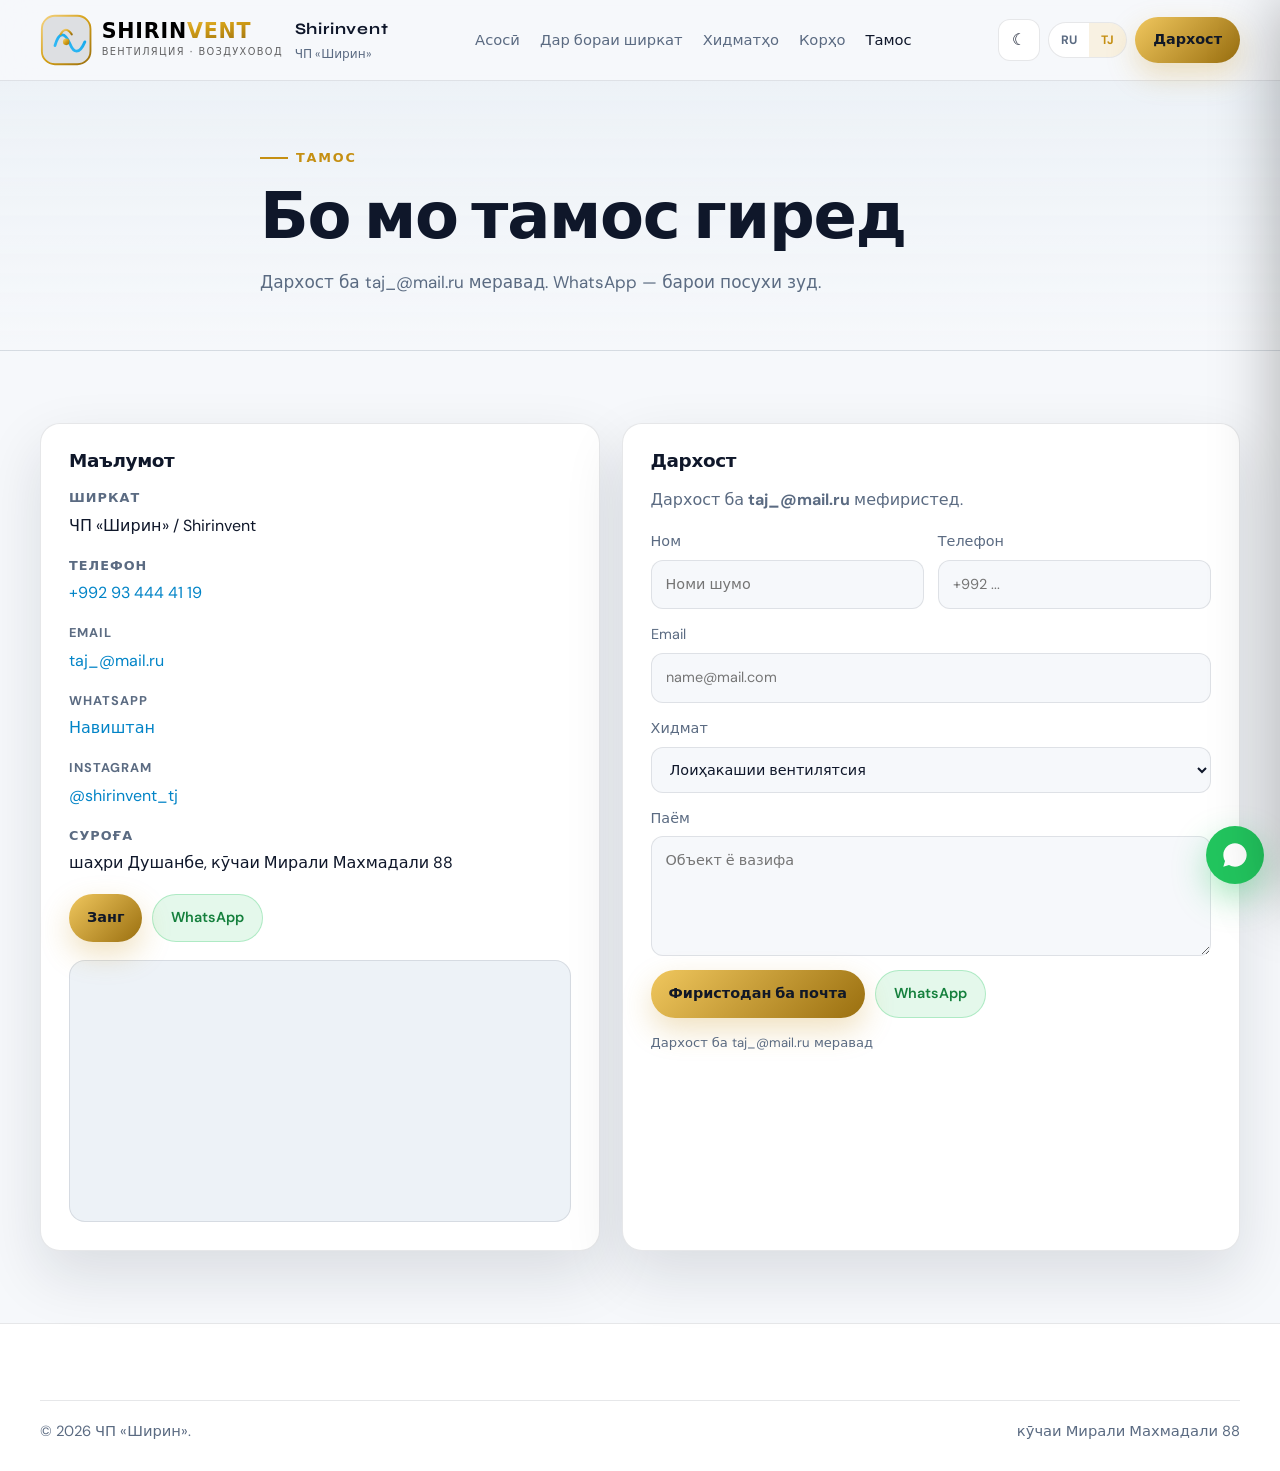
<file: tj/contacts.html>
<!doctype html>
<html lang="tg">
<head>
  <meta charset="utf-8">
  <meta name="viewport" content="width=device-width, initial-scale=1, viewport-fit=cover">
  <title>Тамос | Shirinvent</title>
  <meta name="description" content="Shirinvent: +992 93 444 41 19, taj_@mail.ru. Душанбе, кӯчаи Мирали Махмадали 88.">
  <link rel="icon" href="../assets/images/logo.svg" type="image/svg+xml">
  <script>(function(){var t=localStorage.getItem("shirinvent-theme");if(t)document.documentElement.setAttribute("data-theme",t);})();</script>
  <link rel="preconnect" href="https://fonts.googleapis.com">
  <link rel="preconnect" href="https://fonts.gstatic.com" crossorigin>
  <link href="https://fonts.googleapis.com/css2?family=DM+Sans:ital,opsz,wght@0,9..40,400;0,9..40,500;0,9..40,700&family=Syne:wght@500;700;800&display=swap" rel="stylesheet">
  <link rel="stylesheet" href="../assets/css/styles.css">
</head>
<body>
  <div class="scroll-progress" aria-hidden="true"></div>
  <header class="topbar">
    <div class="shell topbar-inner">
      <a class="brand" href="./index.html"><img class="brand-mark brand-mark--full" src="../assets/images/logo.svg" alt="Shirinvent" width="260" height="60"><img class="brand-mark brand-mark--icon" src="../assets/images/logo-icon.svg" alt="" width="56" height="56" aria-hidden="true"><span class="brand-copy"><strong>Shirinvent</strong><span>ЧП «Ширин»</span></span></a>
      <nav class="nav"><a href="./index.html">Асосӣ</a><a href="./about.html">Дар бораи ширкат</a><a href="./services.html">Хидматҳо</a><a href="./gallery.html">Корҳо</a><a aria-current="page" href="./contacts.html">Тамос</a></nav>
      <div class="header-actions">
        <button class="theme-toggle" type="button" data-theme-toggle aria-pressed="true" aria-label="Мавзӯъ"><span class="theme-icon-sun">☀</span><span class="theme-icon-moon">☾</span></button>
        <div class="lang-switch"><a href="../ru/contacts.html">RU</a><a class="active" href="./contacts.html">TJ</a></div>
        <a class="cta" href="#lead-form">Дархост</a>
        <a class="header-phone" href="tel:+992934444119" aria-label="Занг задан"><svg viewBox="0 0 24 24" fill="none" stroke="currentColor" stroke-width="2" stroke-linecap="round" aria-hidden="true"><path d="M22 16.92v3a2 2 0 01-2.18 2 19.79 19.79 0 01-8.63-3.07 19.5 19.5 0 01-6-6 19.79 19.79 0 01-3.07-8.67A2 2 0 014.11 2h3a2 2 0 012 1.72c.127.96.361 1.903.7 2.81a2 2 0 01-.45 2.11L8.09 9.91a16 16 0 006 6l1.27-1.27a2 2 0 012.11-.45c.907.339 1.85.573 2.81.7A2 2 0 0122 16.92z"/></svg></a><button class="menu-toggle" type="button" data-menu-button aria-expanded="false" aria-controls="mobile-menu" aria-label="Меню"><span class="menu-toggle-icon menu-toggle-icon--open" aria-hidden="true"><svg viewBox="0 0 24 24" fill="none" stroke="currentColor" stroke-width="2" stroke-linecap="round"><path d="M4 7h16M4 12h16M4 17h16"/></svg></span><span class="menu-toggle-icon menu-toggle-icon--close" aria-hidden="true"><svg viewBox="0 0 24 24" fill="none" stroke="currentColor" stroke-width="2" stroke-linecap="round"><path d="M6 6l12 12M18 6L6 18"/></svg></span></button>
      </div>
    </div>
  </header>
  <div class="mobile-overlay" data-mobile-overlay aria-hidden="true"></div>
  <aside class="mobile-drawer" data-mobile-panel id="mobile-menu" aria-hidden="true">
    <div class="mobile-drawer-head">
      <span class="mobile-drawer-title">Меню</span>
      <button class="menu-close" type="button" data-menu-close aria-label="Пӯшидан">×</button>
    </div>
    <nav class="mobile-drawer-nav"><a href="./index.html">Асосӣ</a><a href="./about.html">Дар бораи ширкат</a><a href="./services.html">Хидматҳо</a><a href="./gallery.html">Корҳо</a><a href="./contacts.html">Тамос</a></nav>
    <div class="mobile-drawer-tools">
      <div class="lang-switch lang-switch--drawer"><a href="../ru/contacts.html">RU</a><a class="active" href="./contacts.html">TJ</a></div>
      <button class="theme-toggle theme-toggle--drawer" type="button" data-theme-toggle aria-pressed="true" aria-label="Тема"><span class="theme-icon-sun">☀</span><span class="theme-icon-moon">☾</span></button>
    </div>
    <div class="mobile-drawer-cta">
      <a class="cta cta-block" href="#lead-form">Дархост</a>
      <a class="whatsapp cta-block" href="https://wa.me/992934444119">WhatsApp</a>
      <a class="ghost cta-block" href="tel:+992934444119">+992 93 444 41 19</a>
    </div>
  </aside>
  <main>
    <section class="page-hero"><div class="shell page-hero-box"><span class="section-kicker">Тамос</span><h1>Бо мо тамос гиред</h1><p class="lead">Дархост ба taj_@mail.ru меравад. WhatsApp — барои посухи зуд.</p></div></section>
    <section class="section">
      <div class="shell contact-grid">
        <article class="contact-card" data-reveal>
          <h3>Маълумот</h3>
          <ul class="contact-list">
            <li><strong>Ширкат</strong><span>ЧП «Ширин» / Shirinvent</span></li>
            <li><strong>Телефон</strong><a href="tel:+992934444119">+992 93 444 41 19</a></li>
            <li><strong>Email</strong><a href="mailto:taj_@mail.ru">taj_@mail.ru</a></li>
            <li><strong>WhatsApp</strong><a href="https://wa.me/992934444119">Навиштан</a></li>
            <li><strong>Instagram</strong><a href="https://www.instagram.com/shirinvent_tj/" target="_blank" rel="noopener">@shirinvent_tj</a></li>
            <li><strong>Суроға</strong><span>шаҳри Душанбе, кӯчаи Мирали Махмадали 88</span></li>
          </ul>
          <div class="inline-actions" style="margin-top:18px;"><a class="cta" href="tel:+992934444119">Занг</a><a class="whatsapp" href="https://wa.me/992934444119">WhatsApp</a></div>
          <div class="map-embed"><iframe title="Харита" src="https://yandex.com/map-widget/v1/?text=%D0%94%D1%83%D1%88%D0%B0%D0%BD%D0%B1%D0%B5%2C%20%D1%83%D0%BB.%20%D0%9C%D0%B8%D1%80%D0%B0%D0%BB%D0%B8%20%D0%9C%D0%B0%D1%85%D0%BC%D0%B0%D0%B4%D0%B0%D0%BB%D0%B8%2088&amp;z=16" loading="lazy"></iframe></div>
        </article>
        <div class="form-panel" id="lead-form" data-reveal data-delay="1">
          <h3 style="margin-top:0;">Дархост</h3>
          <p style="color:var(--muted);">Дархост ба <strong>taj_@mail.ru</strong> мефиристед.</p>
          <form class="form-grid" data-lead-form data-lang="tj" data-email="https://formsubmit.co/ajax/taj_@mail.ru">
            <div class="form-grid two">
              <label>Ном<input type="text" name="name" required placeholder="Номи шумо"></label>
              <label>Телефон<input type="tel" name="phone" required placeholder="+992 ..."></label>
            </div>
            <label>Email<input type="email" name="email" placeholder="name@mail.com"></label>
            <label>Хидмат<select name="service">
              <option>Лоиҳакашии вентилятсия</option>
              <option>Истеҳсоли лӯлаҳои ҳаво</option>
              <option>Монтажи вентилятсия</option>
              <option>Лӯлаҳои спиралӣ</option>
              <option>Лӯлаҳои TDF/TDC</option>
              <option>Лоиҳаи комплексӣ</option>
            </select></label>
            <label>Паём<textarea name="message" placeholder="Объект ё вазифа"></textarea></label>
            <div class="form-actions">
              <button class="cta" type="submit">Фиристодан ба почта</button>
              <a class="whatsapp" href="https://wa.me/992934444119">WhatsApp</a>
            </div>
            <p class="fineprint" data-form-notice>Дархост ба taj_@mail.ru меравад</p>
          </form>
        </div>
      </div>
    </section>
  </main>
  <footer class="footer"><div class="shell"><div class="footer-bottom"><span>© <span data-year></span> ЧП «Ширин».</span><span>кӯчаи Мирали Махмадали 88</span></div></div></footer>
  <a class="float-wa" href="https://wa.me/992934444119" target="_blank" rel="noopener" aria-label="WhatsApp"><svg viewBox="0 0 24 24" fill="currentColor" aria-hidden="true"><path d="M17.472 14.382c-.297-.149-1.758-.867-2.03-.967-.273-.099-.471-.148-.67.15-.197.297-.767.966-.94 1.164-.173.199-.347.223-.644.075-.297-.15-1.255-.463-2.39-1.475-.883-.788-1.48-1.761-1.653-2.059-.173-.297-.018-.458.13-.606.134-.133.298-.347.446-.52.149-.174.198-.298.298-.497.099-.198.05-.371-.025-.52-.075-.149-.669-1.612-.916-2.207-.242-.579-.487-.5-.669-.51-.173-.008-.371-.01-.57-.01-.198 0-.52.074-.792.372-.272.297-1.04 1.016-1.04 2.479 0 1.462 1.065 2.875 1.213 3.074.149.198 2.096 3.2 5.077 4.487.709.306 1.262.489 1.694.625.712.227 1.36.195 1.871.118.571-.085 1.758-.719 2.006-1.413.248-.694.248-1.289.173-1.413-.074-.124-.272-.198-.57-.347z"/><path d="M12 2C6.477 2 2 6.477 2 12c0 1.89.525 3.66 1.438 5.168L2 22l4.832-1.438A9.955 9.955 0 0012 22c5.523 0 10-4.477 10-10S17.523 2 12 2z"/></svg></a>
  <script src="../assets/js/app.js"></script>
</body>
</html>
</file>
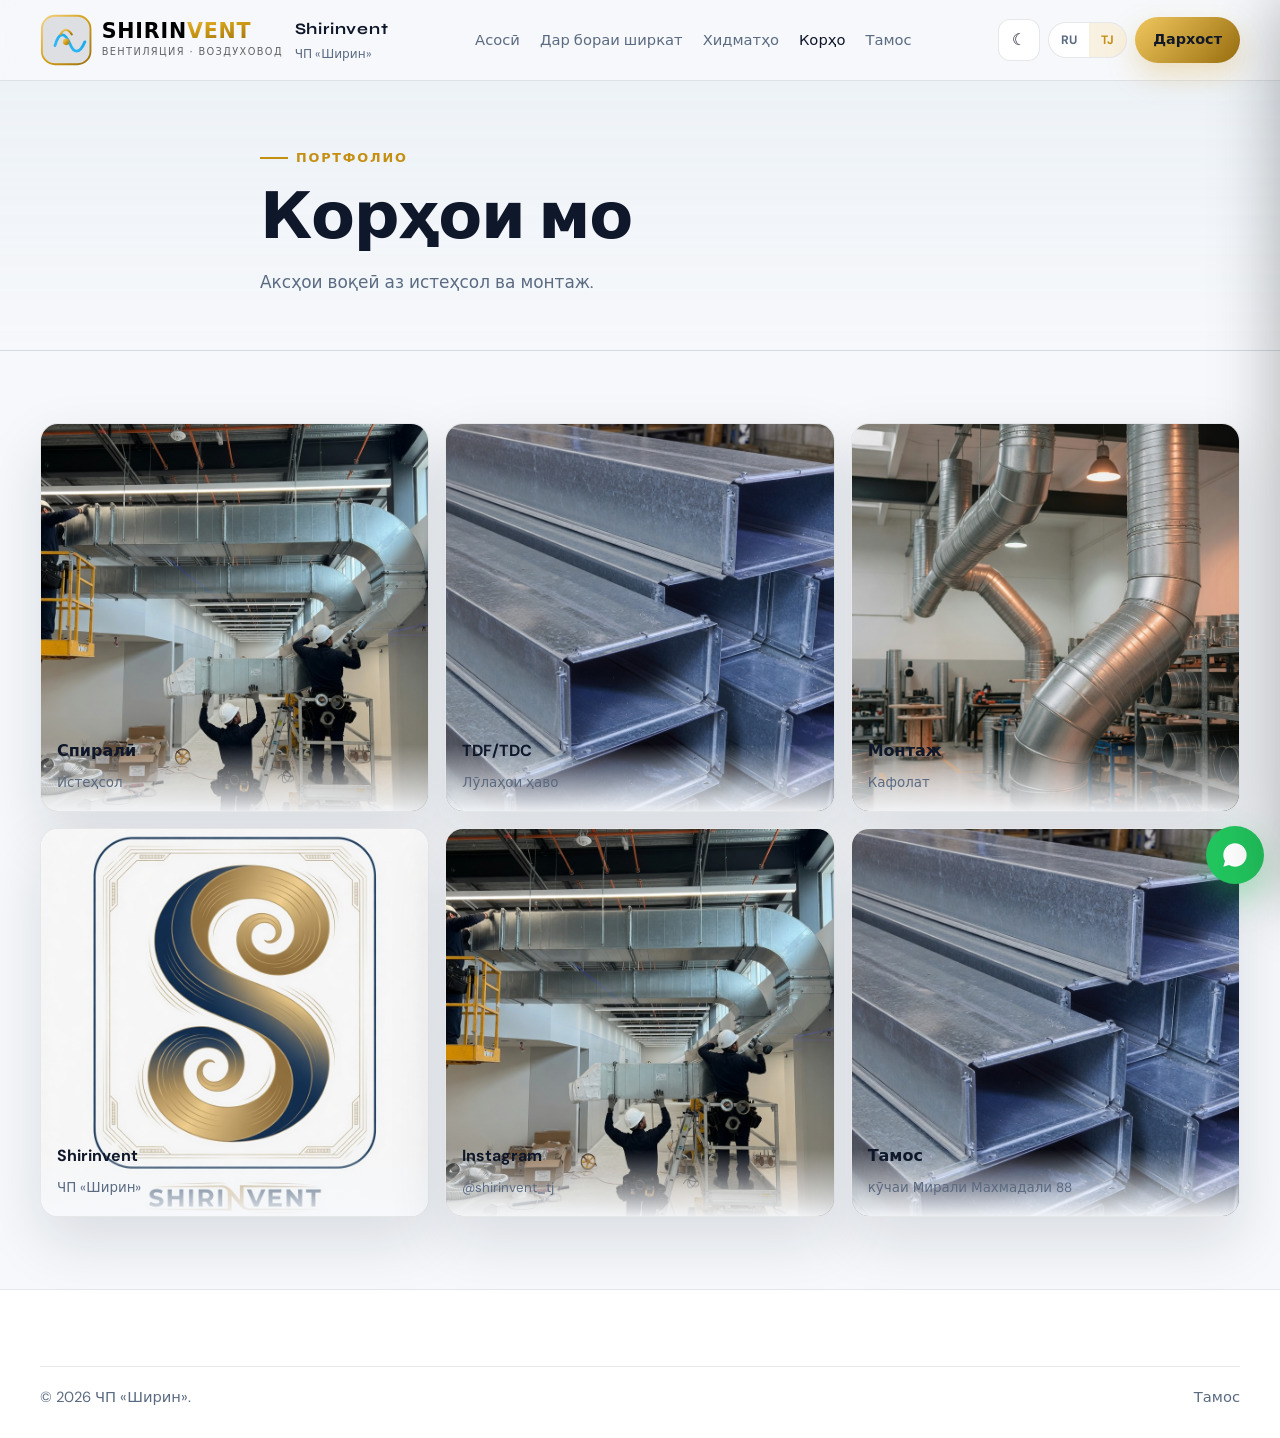
<file: tj/gallery.html>
<!doctype html>
<html lang="tg">
<head>
  <meta charset="utf-8">
  <meta name="viewport" content="width=device-width, initial-scale=1, viewport-fit=cover">
  <title>Корҳо | Shirinvent</title>
  <link rel="icon" href="../assets/images/logo.svg" type="image/svg+xml">
  <script>(function(){var t=localStorage.getItem("shirinvent-theme");if(t)document.documentElement.setAttribute("data-theme",t);})();</script>
  <link rel="preconnect" href="https://fonts.googleapis.com">
  <link rel="preconnect" href="https://fonts.gstatic.com" crossorigin>
  <link href="https://fonts.googleapis.com/css2?family=DM+Sans:ital,opsz,wght@0,9..40,400;0,9..40,500;0,9..40,700&family=Syne:wght@500;700;800&display=swap" rel="stylesheet">
  <link rel="stylesheet" href="../assets/css/styles.css">
</head>
<body>
  <div class="scroll-progress" aria-hidden="true"></div>
  <header class="topbar">
    <div class="shell topbar-inner">
      <a class="brand" href="./index.html"><img class="brand-mark brand-mark--full" src="../assets/images/logo.svg" alt="Shirinvent" width="260" height="60"><img class="brand-mark brand-mark--icon" src="../assets/images/logo-icon.svg" alt="" width="56" height="56" aria-hidden="true"><span class="brand-copy"><strong>Shirinvent</strong><span>ЧП «Ширин»</span></span></a>
      <nav class="nav"><a href="./index.html">Асосӣ</a><a href="./about.html">Дар бораи ширкат</a><a href="./services.html">Хидматҳо</a><a aria-current="page" href="./gallery.html">Корҳо</a><a href="./contacts.html">Тамос</a></nav>
      <div class="header-actions">
        <button class="theme-toggle" type="button" data-theme-toggle aria-pressed="true"><span class="theme-icon-sun">☀</span><span class="theme-icon-moon">☾</span></button>
        <div class="lang-switch"><a href="../ru/gallery.html">RU</a><a class="active" href="./gallery.html">TJ</a></div>
        <a class="cta" href="./contacts.html#lead-form">Дархост</a>
        <a class="header-phone" href="tel:+992934444119" aria-label="Занг задан"><svg viewBox="0 0 24 24" fill="none" stroke="currentColor" stroke-width="2" stroke-linecap="round" aria-hidden="true"><path d="M22 16.92v3a2 2 0 01-2.18 2 19.79 19.79 0 01-8.63-3.07 19.5 19.5 0 01-6-6 19.79 19.79 0 01-3.07-8.67A2 2 0 014.11 2h3a2 2 0 012 1.72c.127.96.361 1.903.7 2.81a2 2 0 01-.45 2.11L8.09 9.91a16 16 0 006 6l1.27-1.27a2 2 0 012.11-.45c.907.339 1.85.573 2.81.7A2 2 0 0122 16.92z"/></svg></a><button class="menu-toggle" type="button" data-menu-button aria-expanded="false" aria-controls="mobile-menu" aria-label="Меню"><span class="menu-toggle-icon menu-toggle-icon--open" aria-hidden="true"><svg viewBox="0 0 24 24" fill="none" stroke="currentColor" stroke-width="2" stroke-linecap="round"><path d="M4 7h16M4 12h16M4 17h16"/></svg></span><span class="menu-toggle-icon menu-toggle-icon--close" aria-hidden="true"><svg viewBox="0 0 24 24" fill="none" stroke="currentColor" stroke-width="2" stroke-linecap="round"><path d="M6 6l12 12M18 6L6 18"/></svg></span></button>
      </div>
    </div>
  </header>
  <div class="mobile-overlay" data-mobile-overlay aria-hidden="true"></div>
  <aside class="mobile-drawer" data-mobile-panel id="mobile-menu" aria-hidden="true">
    <div class="mobile-drawer-head">
      <span class="mobile-drawer-title">Меню</span>
      <button class="menu-close" type="button" data-menu-close aria-label="Пӯшидан">×</button>
    </div>
    <nav class="mobile-drawer-nav"><a href="./index.html">Асосӣ</a><a href="./about.html">Дар бораи ширкат</a><a href="./services.html">Хидматҳо</a><a href="./gallery.html">Корҳо</a><a href="./contacts.html">Тамос</a></nav>
    <div class="mobile-drawer-tools">
      <div class="lang-switch lang-switch--drawer"><a href="../ru/gallery.html">RU</a><a class="active" href="./gallery.html">TJ</a></div>
      <button class="theme-toggle theme-toggle--drawer" type="button" data-theme-toggle aria-pressed="true" aria-label="Тема"><span class="theme-icon-sun">☀</span><span class="theme-icon-moon">☾</span></button>
    </div>
    <div class="mobile-drawer-cta">
      <a class="cta cta-block" href="./contacts.html#lead-form">Дархост</a>
      <a class="whatsapp cta-block" href="https://wa.me/992934444119">WhatsApp</a>
      <a class="ghost cta-block" href="tel:+992934444119">+992 93 444 41 19</a>
    </div>
  </aside>
  <main>
    <section class="page-hero"><div class="shell page-hero-box"><span class="section-kicker">Портфолио</span><h1>Корҳои мо</h1><p class="lead">Аксҳои воқеӣ аз истеҳсол ва монтаж.</p></div></section>
    <section class="section"><div class="shell gallery-grid">
      <a class="gallery-item" href="https://www.instagram.com/p/DaXBvrACsdt/" target="_blank" rel="noopener" data-reveal><img src="../assets/images/hero-ducts.jpg" alt="Спиралӣ" loading="lazy"><div class="gallery-caption"><strong>Спиралӣ</strong><span>Истеҳсол</span></div></a>
      <a class="gallery-item" href="https://www.instagram.com/reel/DaULNu8CY2g/" target="_blank" rel="noopener" data-reveal data-delay="1"><img src="../assets/images/production.jpg" alt="TDF" loading="lazy"><div class="gallery-caption"><strong>TDF/TDC</strong><span>Лӯлаҳои ҳаво</span></div></a>
      <a class="gallery-item" href="https://www.instagram.com/p/DaR9KewCoNu/" target="_blank" rel="noopener" data-reveal data-delay="2"><img src="../assets/images/installation.jpg" alt="Монтаж" loading="lazy"><div class="gallery-caption"><strong>Монтаж</strong><span>Кафолат</span></div></a>
      <article class="gallery-item" data-reveal><img src="../assets/images/logo-premium.png" alt="Shirinvent" loading="lazy"><div class="gallery-caption"><strong>Shirinvent</strong><span>ЧП «Ширин»</span></div></article>
      <a class="gallery-item" href="https://www.instagram.com/shirinvent_tj/" target="_blank" rel="noopener" data-reveal data-delay="1"><img src="../assets/images/hero-ducts.jpg" alt="Instagram" loading="lazy"><div class="gallery-caption"><strong>Instagram</strong><span>@shirinvent_tj</span></div></a>
      <a class="gallery-item" href="./contacts.html" data-reveal data-delay="2"><img src="../assets/images/production.jpg" alt="Тамос" loading="lazy"><div class="gallery-caption"><strong>Тамос</strong><span>кӯчаи Мирали Махмадали 88</span></div></a>
    </div></section>
  </main>
  <footer class="footer"><div class="shell"><div class="footer-bottom"><span>© <span data-year></span> ЧП «Ширин».</span><a href="./contacts.html">Тамос</a></div></div></footer>
  <a class="float-wa" href="https://wa.me/992934444119" target="_blank" rel="noopener" aria-label="WhatsApp"><svg viewBox="0 0 24 24" fill="currentColor" aria-hidden="true"><path d="M17.472 14.382c-.297-.149-1.758-.867-2.03-.967-.273-.099-.471-.148-.67.15-.197.297-.767.966-.94 1.164-.173.199-.347.223-.644.075-.297-.15-1.255-.463-2.39-1.475-.883-.788-1.48-1.761-1.653-2.059-.173-.297-.018-.458.13-.606.134-.133.298-.347.446-.52.149-.174.198-.298.298-.497.099-.198.05-.371-.025-.52-.075-.149-.669-1.612-.916-2.207-.242-.579-.487-.5-.669-.51-.173-.008-.371-.01-.57-.01-.198 0-.52.074-.792.372-.272.297-1.04 1.016-1.04 2.479 0 1.462 1.065 2.875 1.213 3.074.149.198 2.096 3.2 5.077 4.487.709.306 1.262.489 1.694.625.712.227 1.36.195 1.871.118.571-.085 1.758-.719 2.006-1.413.248-.694.248-1.289.173-1.413-.074-.124-.272-.198-.57-.347z"/><path d="M12 2C6.477 2 2 6.477 2 12c0 1.89.525 3.66 1.438 5.168L2 22l4.832-1.438A9.955 9.955 0 0012 22c5.523 0 10-4.477 10-10S17.523 2 12 2z"/></svg></a>
  <script src="../assets/js/app.js"></script>
</body>
</html>
</file>
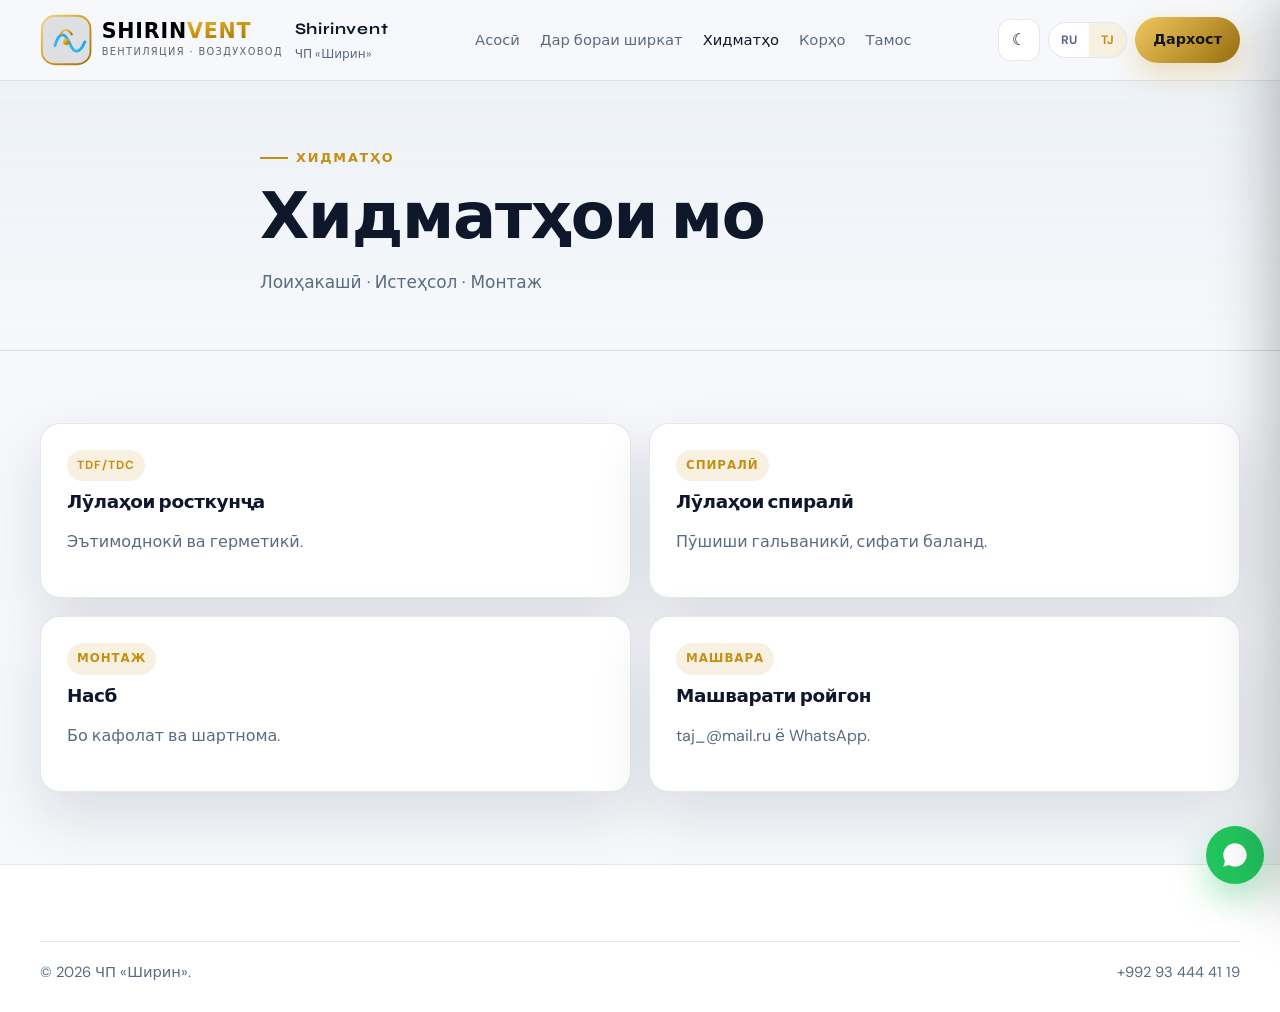
<file: tj/services.html>
<!doctype html>
<html lang="tg">
<head>
  <meta charset="utf-8">
  <meta name="viewport" content="width=device-width, initial-scale=1, viewport-fit=cover">
  <title>Хидматҳо | Shirinvent</title>
  <link rel="icon" href="../assets/images/logo.svg" type="image/svg+xml">
  <script>(function(){var t=localStorage.getItem("shirinvent-theme");if(t)document.documentElement.setAttribute("data-theme",t);})();</script>
  <link rel="preconnect" href="https://fonts.googleapis.com">
  <link rel="preconnect" href="https://fonts.gstatic.com" crossorigin>
  <link href="https://fonts.googleapis.com/css2?family=DM+Sans:ital,opsz,wght@0,9..40,400;0,9..40,500;0,9..40,700&family=Syne:wght@500;700;800&display=swap" rel="stylesheet">
  <link rel="stylesheet" href="../assets/css/styles.css">
</head>
<body>
  <div class="scroll-progress" aria-hidden="true"></div>
  <header class="topbar">
    <div class="shell topbar-inner">
      <a class="brand" href="./index.html"><img class="brand-mark brand-mark--full" src="../assets/images/logo.svg" alt="Shirinvent" width="260" height="60"><img class="brand-mark brand-mark--icon" src="../assets/images/logo-icon.svg" alt="" width="56" height="56" aria-hidden="true"><span class="brand-copy"><strong>Shirinvent</strong><span>ЧП «Ширин»</span></span></a>
      <nav class="nav"><a href="./index.html">Асосӣ</a><a href="./about.html">Дар бораи ширкат</a><a aria-current="page" href="./services.html">Хидматҳо</a><a href="./gallery.html">Корҳо</a><a href="./contacts.html">Тамос</a></nav>
      <div class="header-actions">
        <button class="theme-toggle" type="button" data-theme-toggle aria-pressed="true"><span class="theme-icon-sun">☀</span><span class="theme-icon-moon">☾</span></button>
        <div class="lang-switch"><a href="../ru/services.html">RU</a><a class="active" href="./services.html">TJ</a></div>
        <a class="cta" href="./contacts.html#lead-form">Дархост</a>
        <a class="header-phone" href="tel:+992934444119" aria-label="Занг задан"><svg viewBox="0 0 24 24" fill="none" stroke="currentColor" stroke-width="2" stroke-linecap="round" aria-hidden="true"><path d="M22 16.92v3a2 2 0 01-2.18 2 19.79 19.79 0 01-8.63-3.07 19.5 19.5 0 01-6-6 19.79 19.79 0 01-3.07-8.67A2 2 0 014.11 2h3a2 2 0 012 1.72c.127.96.361 1.903.7 2.81a2 2 0 01-.45 2.11L8.09 9.91a16 16 0 006 6l1.27-1.27a2 2 0 012.11-.45c.907.339 1.85.573 2.81.7A2 2 0 0122 16.92z"/></svg></a><button class="menu-toggle" type="button" data-menu-button aria-expanded="false" aria-controls="mobile-menu" aria-label="Меню"><span class="menu-toggle-icon menu-toggle-icon--open" aria-hidden="true"><svg viewBox="0 0 24 24" fill="none" stroke="currentColor" stroke-width="2" stroke-linecap="round"><path d="M4 7h16M4 12h16M4 17h16"/></svg></span><span class="menu-toggle-icon menu-toggle-icon--close" aria-hidden="true"><svg viewBox="0 0 24 24" fill="none" stroke="currentColor" stroke-width="2" stroke-linecap="round"><path d="M6 6l12 12M18 6L6 18"/></svg></span></button>
      </div>
    </div>
  </header>
  <div class="mobile-overlay" data-mobile-overlay aria-hidden="true"></div>
  <aside class="mobile-drawer" data-mobile-panel id="mobile-menu" aria-hidden="true">
    <div class="mobile-drawer-head">
      <span class="mobile-drawer-title">Меню</span>
      <button class="menu-close" type="button" data-menu-close aria-label="Пӯшидан">×</button>
    </div>
    <nav class="mobile-drawer-nav"><a href="./index.html">Асосӣ</a><a href="./about.html">Дар бораи ширкат</a><a href="./services.html">Хидматҳо</a><a href="./gallery.html">Корҳо</a><a href="./contacts.html">Тамос</a></nav>
    <div class="mobile-drawer-tools">
      <div class="lang-switch lang-switch--drawer"><a href="../ru/services.html">RU</a><a class="active" href="./services.html">TJ</a></div>
      <button class="theme-toggle theme-toggle--drawer" type="button" data-theme-toggle aria-pressed="true" aria-label="Тема"><span class="theme-icon-sun">☀</span><span class="theme-icon-moon">☾</span></button>
    </div>
    <div class="mobile-drawer-cta">
      <a class="cta cta-block" href="./contacts.html#lead-form">Дархост</a>
      <a class="whatsapp cta-block" href="https://wa.me/992934444119">WhatsApp</a>
      <a class="ghost cta-block" href="tel:+992934444119">+992 93 444 41 19</a>
    </div>
  </aside>
  <main>
    <section class="page-hero"><div class="shell page-hero-box"><span class="section-kicker">Хидматҳо</span><h1>Хидматҳои мо</h1><p class="lead">Лоиҳакашӣ · Истеҳсол · Монтаж</p></div></section>
    <section class="section"><div class="shell products-grid">
      <article class="product-card" data-reveal><span class="tag">TDF/TDC</span><h3>Лӯлаҳои росткунҷа</h3><p style="color:var(--muted);">Эътимоднокӣ ва герметикӣ.</p></article>
      <article class="product-card" data-reveal data-delay="1"><span class="tag">Спиралӣ</span><h3>Лӯлаҳои спиралӣ</h3><p style="color:var(--muted);">Пӯшиши гальваникӣ, сифати баланд.</p></article>
      <article class="product-card" data-reveal><span class="tag">Монтаж</span><h3>Насб</h3><p style="color:var(--muted);">Бо кафолат ва шартнома.</p></article>
      <article class="product-card" data-reveal data-delay="1"><span class="tag">Машвара</span><h3>Машварати ройгон</h3><p style="color:var(--muted);">taj_@mail.ru ё WhatsApp.</p></article>
    </div></section>
  </main>
  <footer class="footer"><div class="shell"><div class="footer-bottom"><span>© <span data-year></span> ЧП «Ширин».</span><a href="tel:+992934444119">+992 93 444 41 19</a></div></div></footer>
  <a class="float-wa" href="https://wa.me/992934444119" target="_blank" rel="noopener" aria-label="WhatsApp"><svg viewBox="0 0 24 24" fill="currentColor" aria-hidden="true"><path d="M17.472 14.382c-.297-.149-1.758-.867-2.03-.967-.273-.099-.471-.148-.67.15-.197.297-.767.966-.94 1.164-.173.199-.347.223-.644.075-.297-.15-1.255-.463-2.39-1.475-.883-.788-1.48-1.761-1.653-2.059-.173-.297-.018-.458.13-.606.134-.133.298-.347.446-.52.149-.174.198-.298.298-.497.099-.198.05-.371-.025-.52-.075-.149-.669-1.612-.916-2.207-.242-.579-.487-.5-.669-.51-.173-.008-.371-.01-.57-.01-.198 0-.52.074-.792.372-.272.297-1.04 1.016-1.04 2.479 0 1.462 1.065 2.875 1.213 3.074.149.198 2.096 3.2 5.077 4.487.709.306 1.262.489 1.694.625.712.227 1.36.195 1.871.118.571-.085 1.758-.719 2.006-1.413.248-.694.248-1.289.173-1.413-.074-.124-.272-.198-.57-.347z"/><path d="M12 2C6.477 2 2 6.477 2 12c0 1.89.525 3.66 1.438 5.168L2 22l4.832-1.438A9.955 9.955 0 0012 22c5.523 0 10-4.477 10-10S17.523 2 12 2z"/></svg></a>
  <script src="../assets/js/app.js"></script>
</body>
</html>
</file>
<file: assets/css/styles.css>
:root,
[data-theme="dark"] {
  --bg: #070b10;
  --bg-elevated: #0f1620;
  --bg-card: #141d28;
  --bg-soft: #1a2432;
  --border: rgba(148, 163, 184, 0.16);
  --text: #eef3f9;
  --muted: #8fa3bb;
  --accent: #e8b84a;
  --accent-2: #c9921d;
  --accent-soft: rgba(232, 184, 74, 0.14);
  --sky: #38bdf8;
  --sky-soft: rgba(56, 189, 248, 0.14);
  --success: #22c55e;
  --danger: #f87171;
  --topbar-bg: rgba(7, 11, 16, 0.82);
  --hero-overlay: linear-gradient(135deg, rgba(7, 11, 16, 0.2), rgba(7, 11, 16, 0.75));
  --shadow: 0 28px 70px rgba(0, 0, 0, 0.42);
  --img-overlay: linear-gradient(180deg, transparent 30%, rgba(7, 11, 16, 0.88));
  color-scheme: dark;
}

[data-theme="light"] {
  --bg: #f6f8fb;
  --bg-elevated: #ffffff;
  --bg-card: #ffffff;
  --bg-soft: #edf2f7;
  --border: rgba(15, 23, 42, 0.1);
  --text: #0f172a;
  --muted: #5b6b82;
  --accent: #c58f12;
  --accent-2: #9a6f0f;
  --accent-soft: rgba(197, 143, 18, 0.12);
  --sky: #0284c7;
  --sky-soft: rgba(2, 132, 199, 0.1);
  --success: #15803d;
  --danger: #dc2626;
  --topbar-bg: rgba(246, 248, 251, 0.88);
  --hero-overlay: linear-gradient(135deg, rgba(255, 255, 255, 0.1), rgba(246, 248, 251, 0.82));
  --shadow: 0 24px 60px rgba(15, 23, 42, 0.12);
  --img-overlay: linear-gradient(180deg, transparent 25%, rgba(246, 248, 251, 0.95));
  color-scheme: light;
}

:root {
  --shell: min(1200px, calc(100% - 40px));
  --radius: 20px;
  --font-display: "Syne", system-ui, sans-serif;
  --font-body: "DM Sans", system-ui, sans-serif;
  --header-height: 72px;
  --safe-top: env(safe-area-inset-top, 0px);
  --safe-right: env(safe-area-inset-right, 0px);
  --safe-bottom: env(safe-area-inset-bottom, 0px);
  --safe-left: env(safe-area-inset-left, 0px);
}

*, *::before, *::after { box-sizing: border-box; }
html {
  scroll-behavior: smooth;
  scroll-padding-top: calc(var(--header-height) + 16px);
  -webkit-text-size-adjust: 100%;
  text-size-adjust: 100%;
}
body {
  margin: 0;
  padding-top: var(--header-height);
  font-family: var(--font-body);
  background: var(--bg);
  color: var(--text);
  line-height: 1.65;
  -webkit-font-smoothing: antialiased;
  transition: background 0.35s ease, color 0.35s ease;
  overflow-x: clip;
}
body.menu-open { overflow: hidden; }
img { max-width: 100%; display: block; height: auto; }
a { color: inherit; text-decoration: none; }
button, input, select, textarea { font: inherit; color: inherit; }
.shell { width: var(--shell); margin-inline: auto; }

.scroll-progress {
  position: fixed;
  top: 0;
  left: 0;
  right: 0;
  height: 3px;
  z-index: 130;
  background: linear-gradient(90deg, var(--sky), var(--accent));
  transform-origin: left center;
  transform: scaleX(0);
  pointer-events: none;
}

.topbar {
  position: fixed;
  top: 0;
  left: 0;
  right: 0;
  z-index: 120;
  padding-top: var(--safe-top);
  backdrop-filter: blur(18px);
  -webkit-backdrop-filter: blur(18px);
  background: var(--topbar-bg);
  border-bottom: 1px solid var(--border);
  transform: translateY(0);
  transition:
    transform 0.38s cubic-bezier(0.4, 0, 0.2, 1),
    box-shadow 0.3s ease;
  will-change: transform;
}
.topbar--hidden { transform: translateY(-100%); }
.topbar--compact .topbar-inner { padding-block: 10px; }
.topbar--menu-open { transform: translateY(0) !important; }
.topbar-inner {
  display: grid;
  grid-template-columns: auto 1fr auto;
  align-items: center;
  gap: 12px 20px;
  padding: 12px 0;
  transition: padding 0.3s ease;
}
.brand {
  display: flex;
  align-items: center;
  gap: 12px;
  min-width: 0;
  max-width: 100%;
}
.brand-mark {
  height: clamp(40px, 8vw, 56px);
  width: auto;
  flex-shrink: 0;
  color: var(--text);
}
.brand-mark--icon { display: none; }
.brand-copy {
  display: grid;
  gap: 2px;
  min-width: 0;
  overflow: hidden;
}
.brand-copy strong {
  font-family: var(--font-display);
  font-size: clamp(0.88rem, 2.4vw, 1rem);
  letter-spacing: 0.05em;
  white-space: nowrap;
  overflow: hidden;
  text-overflow: ellipsis;
}
.brand-copy span {
  color: var(--muted);
  font-size: 0.76rem;
  white-space: nowrap;
  overflow: hidden;
  text-overflow: ellipsis;
}

.nav {
  display: flex;
  gap: 20px;
  align-items: center;
  justify-content: center;
  min-width: 0;
}
.nav a {
  color: var(--muted);
  font-size: 0.92rem;
  font-weight: 500;
  transition: color 0.2s;
}
.nav a:hover, .nav a[aria-current="page"] { color: var(--text); }

.header-actions {
  display: flex;
  align-items: center;
  gap: 8px;
  flex-shrink: 0;
  justify-content: flex-end;
}
.header-actions--desktop { display: flex; }
.header-phone {
  display: none;
  align-items: center;
  justify-content: center;
  width: 42px;
  height: 42px;
  border-radius: 12px;
  border: 1px solid var(--border);
  background: var(--bg-elevated);
  color: var(--sky);
  flex-shrink: 0;
}
.header-phone svg { width: 18px; height: 18px; }

.theme-toggle,
.lang-switch a,
.menu-toggle {
  transition: background 0.2s, border-color 0.2s, transform 0.2s;
}

.theme-toggle {
  width: 42px;
  height: 42px;
  border-radius: 12px;
  border: 1px solid var(--border);
  background: var(--bg-elevated);
  display: grid;
  place-items: center;
  cursor: pointer;
  position: relative;
}
.theme-toggle .theme-icon-sun,
.theme-toggle .theme-icon-moon {
  position: absolute;
  font-size: 1rem;
  transition: opacity 0.25s, transform 0.25s;
}
[data-theme="dark"] .theme-toggle .theme-icon-sun { opacity: 1; transform: rotate(0); }
[data-theme="dark"] .theme-toggle .theme-icon-moon { opacity: 0; transform: rotate(90deg); }
[data-theme="light"] .theme-toggle .theme-icon-sun { opacity: 0; transform: rotate(-90deg); }
[data-theme="light"] .theme-toggle .theme-icon-moon { opacity: 1; transform: rotate(0); }

.lang-switch {
  display: inline-flex;
  border: 1px solid var(--border);
  border-radius: 999px;
  overflow: hidden;
  background: var(--bg-elevated);
}
.lang-switch a {
  padding: 7px 12px;
  font-size: 0.76rem;
  font-weight: 700;
  color: var(--muted);
}
.lang-switch a.active { background: var(--accent-soft); color: var(--accent); }

.cta, .ghost, .whatsapp, .cta-outline {
  display: inline-flex;
  align-items: center;
  justify-content: center;
  gap: 8px;
  border-radius: 999px;
  padding: 11px 18px;
  font-weight: 600;
  font-size: 0.9rem;
  transition: transform 0.2s, box-shadow 0.2s, background 0.2s;
  white-space: nowrap;
}
.cta {
  background: linear-gradient(135deg, #f0c75e, var(--accent-2));
  color: #111827;
  box-shadow: 0 12px 30px rgba(201, 146, 29, 0.28);
  border: none;
  cursor: pointer;
}
.cta:hover { transform: translateY(-2px); }
.cta-lg { padding: 14px 24px; font-size: 1rem; }
.cta-outline {
  border: 1px solid var(--border);
  color: var(--text);
  background: var(--bg-elevated);
}
.ghost {
  border: 1px solid var(--border);
  color: var(--text);
  background: transparent;
}
.whatsapp {
  background: rgba(34, 197, 94, 0.12);
  color: var(--success);
  border: 1px solid rgba(34, 197, 94, 0.28);
}

.menu-toggle {
  display: none;
  width: 42px;
  height: 42px;
  border-radius: 12px;
  border: 1px solid var(--border);
  background: var(--bg-elevated);
  color: var(--text);
  cursor: pointer;
  position: relative;
  flex-shrink: 0;
}
.menu-toggle-icon {
  position: absolute;
  inset: 0;
  display: grid;
  place-items: center;
  transition: opacity 0.2s, transform 0.2s;
}
.menu-toggle-icon svg { width: 20px; height: 20px; }
.menu-toggle-icon--close { opacity: 0; transform: scale(0.8); }
.menu-toggle[aria-expanded="true"] .menu-toggle-icon--open { opacity: 0; transform: scale(0.8); }
.menu-toggle[aria-expanded="true"] .menu-toggle-icon--close { opacity: 1; transform: scale(1); }

.mobile-overlay {
  position: fixed;
  inset: 0;
  z-index: 140;
  background: rgba(0, 0, 0, 0.52);
  opacity: 0;
  visibility: hidden;
  transition: opacity 0.32s ease, visibility 0.32s;
  -webkit-tap-highlight-color: transparent;
}
.mobile-overlay.visible {
  opacity: 1;
  visibility: visible;
}

.mobile-drawer {
  position: fixed;
  top: 0;
  right: 0;
  bottom: 0;
  z-index: 150;
  width: min(100%, 380px);
  padding:
    calc(16px + var(--safe-top))
    calc(20px + var(--safe-right))
    calc(20px + var(--safe-bottom))
    calc(20px + var(--safe-left));
  background: var(--bg-elevated);
  border-left: 1px solid var(--border);
  box-shadow: -24px 0 60px rgba(0, 0, 0, 0.28);
  display: flex;
  flex-direction: column;
  gap: 16px;
  transform: translateX(105%);
  transition: transform 0.36s cubic-bezier(0.4, 0, 0.2, 1);
  overflow-y: auto;
  overscroll-behavior: contain;
}
.mobile-drawer.open { transform: translateX(0); }
.mobile-drawer-head {
  display: flex;
  align-items: center;
  justify-content: space-between;
  gap: 12px;
  padding-bottom: 8px;
  border-bottom: 1px solid var(--border);
}
.mobile-drawer-title {
  font-family: var(--font-display);
  font-size: 1.1rem;
  letter-spacing: 0.04em;
}
.menu-close {
  width: 40px;
  height: 40px;
  border-radius: 12px;
  border: 1px solid var(--border);
  background: var(--bg-card);
  color: var(--text);
  font-size: 1.5rem;
  line-height: 1;
  cursor: pointer;
}
.mobile-drawer-nav {
  display: grid;
  gap: 6px;
}
.mobile-drawer-nav a {
  display: flex;
  align-items: center;
  min-height: 48px;
  padding: 12px 14px;
  border-radius: 14px;
  color: var(--text);
  font-weight: 600;
  font-size: 1rem;
  transition: background 0.2s, color 0.2s;
}
.mobile-drawer-nav a:hover,
.mobile-drawer-nav a[aria-current="page"] {
  background: var(--accent-soft);
  color: var(--accent);
}
.mobile-drawer-tools {
  display: flex;
  align-items: center;
  justify-content: space-between;
  gap: 12px;
  padding-top: 8px;
  border-top: 1px solid var(--border);
}
.lang-switch--drawer { flex: 1; }
.theme-toggle--drawer { flex-shrink: 0; }
.mobile-drawer-cta {
  display: grid;
  gap: 10px;
  margin-top: auto;
  padding-top: 8px;
}
.cta-block {
  width: 100%;
  min-height: 48px;
  border-radius: 14px;
}

.float-wa {
  position: fixed;
  right: calc(16px + var(--safe-right));
  bottom: calc(16px + var(--safe-bottom));
  z-index: 90;
  width: 58px;
  height: 58px;
  border-radius: 50%;
  background: #22c55e;
  color: #fff;
  display: grid;
  place-items: center;
  box-shadow: 0 14px 34px rgba(34, 197, 94, 0.38);
  transition: transform 0.2s;
}
.float-wa:hover { transform: scale(1.06); }
.float-wa svg { width: 28px; height: 28px; }

.hero {
  position: relative;
  overflow: hidden;
  padding: 72px 0 64px;
}
.hero::before {
  content: "";
  position: absolute;
  inset: 0;
  background:
    radial-gradient(circle at 12% 18%, var(--sky-soft), transparent 34%),
    radial-gradient(circle at 88% 8%, var(--accent-soft), transparent 30%);
  pointer-events: none;
}
.hero-grid {
  position: relative;
  display: grid;
  grid-template-columns: 1.05fr 0.95fr;
  gap: 40px;
  align-items: center;
}
.eyebrow, .section-kicker {
  display: inline-flex;
  align-items: center;
  gap: 8px;
  color: var(--accent);
  font-size: 0.8rem;
  font-weight: 700;
  letter-spacing: 0.14em;
  text-transform: uppercase;
  margin-bottom: 14px;
}
.eyebrow::before, .section-kicker::before {
  content: "";
  width: 28px;
  height: 2px;
  background: var(--accent);
}
h1, h2, h3 {
  font-family: var(--font-display);
  line-height: 1.08;
  margin: 0 0 16px;
  letter-spacing: -0.02em;
}
h1 { font-size: clamp(2.2rem, 5vw, 4rem); }
h2 { font-size: clamp(1.7rem, 3vw, 2.5rem); }
h3 { font-size: 1.15rem; }
.lead {
  color: var(--muted);
  font-size: clamp(0.98rem, 2.6vw, 1.06rem);
  max-width: 58ch;
}
.hero-actions {
  display: flex;
  flex-wrap: wrap;
  gap: 12px;
  margin-top: 26px;
}
.hero-actions > * { min-width: 0; }
.hero-metrics {
  display: grid;
  grid-template-columns: repeat(3, 1fr);
  gap: 12px;
  margin-top: 30px;
}
.metric {
  padding: 16px;
  border: 1px solid var(--border);
  border-radius: 16px;
  background: var(--bg-card);
  box-shadow: var(--shadow);
}
.metric strong {
  display: block;
  font-family: var(--font-display);
  font-size: 1.45rem;
  color: var(--sky);
}
.metric span { color: var(--muted); font-size: 0.84rem; }

.hero-visual {
  position: relative;
  min-height: 440px;
  border-radius: 28px;
  overflow: hidden;
  border: 1px solid var(--border);
  box-shadow: var(--shadow);
}
.hero-visual img {
  width: 100%;
  height: 100%;
  object-fit: cover;
  min-height: 440px;
}
.hero-visual::after {
  content: "";
  position: absolute;
  inset: 0;
  background: var(--hero-overlay);
}
.hero-badge {
  position: absolute;
  left: 20px;
  right: 20px;
  bottom: 20px;
  z-index: 2;
  padding: 16px 18px;
  border-radius: 16px;
  background: rgba(0, 0, 0, 0.45);
  border: 1px solid rgba(255, 255, 255, 0.12);
  backdrop-filter: blur(10px);
}
[data-theme="light"] .hero-badge {
  background: rgba(255, 255, 255, 0.82);
  border-color: var(--border);
}
.hero-badge strong {
  color: var(--accent);
  font-size: clamp(0.95rem, 3vw, 1.05rem);
  display: block;
  word-break: break-word;
}
.hero-badge span {
  color: var(--muted);
  font-size: clamp(0.78rem, 2.6vw, 0.86rem);
  word-break: break-word;
}

.section { padding: 72px 0; }
.section-head {
  display: flex;
  justify-content: space-between;
  align-items: end;
  gap: 24px;
  margin-bottom: 32px;
}
.cards { display: grid; grid-template-columns: repeat(3, 1fr); gap: 18px; }
.card {
  padding: 24px;
  border-radius: var(--radius);
  border: 1px solid var(--border);
  background: var(--bg-card);
  box-shadow: var(--shadow);
  transition: transform 0.25s, border-color 0.25s;
}
.card:hover { transform: translateY(-4px); border-color: rgba(232, 184, 74, 0.35); }
.card-icon {
  width: 48px;
  height: 48px;
  border-radius: 14px;
  display: grid;
  place-items: center;
  margin-bottom: 14px;
  background: var(--sky-soft);
  color: var(--sky);
  font-size: 1.2rem;
}
.card p { color: var(--muted); margin: 0; font-size: 0.94rem; }

.split { display: grid; grid-template-columns: 1fr 1fr; gap: 24px; align-items: stretch; }
.panel {
  padding: 28px;
  border-radius: var(--radius);
  border: 1px solid var(--border);
  background: var(--bg-card);
  box-shadow: var(--shadow);
}
.check-list {
  list-style: none;
  padding: 0;
  margin: 18px 0 0;
  display: grid;
  gap: 12px;
}
.check-list li { display: flex; gap: 10px; color: var(--muted); }
.check-list li::before { content: "✓"; color: var(--accent); font-weight: 700; }

.media-card {
  border-radius: var(--radius);
  overflow: hidden;
  border: 1px solid var(--border);
  background: var(--bg-card);
  box-shadow: var(--shadow);
  transition: transform 0.25s ease, border-color 0.25s ease;
}
.media-card:hover { transform: translateY(-3px); border-color: rgba(232, 184, 74, 0.28); }
.media-card img { width: 100%; aspect-ratio: 4/3; object-fit: cover; }
.media-card .media-body { padding: 20px; }
.media-card p { color: var(--muted); margin: 0; font-size: 0.92rem; }

.process-section { padding: 56px 0 72px; }
.process-track {
  display: grid;
  grid-template-columns: repeat(3, 1fr);
  gap: 20px;
  position: relative;
}
.process-track::before {
  content: "";
  position: absolute;
  top: 36px;
  left: 12%;
  right: 12%;
  height: 2px;
  background: linear-gradient(90deg, transparent, var(--border), transparent);
  pointer-events: none;
}
.process-card {
  padding: 28px;
  border-radius: var(--radius);
  border: 1px solid var(--border);
  background: linear-gradient(160deg, var(--bg-card), var(--bg-soft));
  box-shadow: var(--shadow);
  position: relative;
  transition: transform 0.25s ease, border-color 0.25s ease;
}
.process-card:hover {
  transform: translateY(-4px);
  border-color: rgba(232, 184, 74, 0.32);
}
.process-card .step {
  font-family: var(--font-display);
  font-size: 2rem;
  color: var(--accent);
  margin-bottom: 8px;
}
.process-card p { color: var(--muted); margin: 0; font-size: 0.94rem; }

.info-strip {
  padding: 28px 0;
  border-block: 1px solid var(--border);
  background: var(--bg-elevated);
}
.info-strip-grid {
  display: grid;
  grid-template-columns: repeat(4, 1fr);
  gap: 16px;
}
.info-strip-item {
  padding: 18px;
  border-radius: 16px;
  border: 1px solid var(--border);
  background: var(--bg-card);
}
.info-strip-item strong {
  display: block;
  font-family: var(--font-display);
  font-size: 1.35rem;
  color: var(--sky);
  margin-bottom: 4px;
}
.info-strip-item span { color: var(--muted); font-size: 0.86rem; }

.industries-grid {
  display: grid;
  grid-template-columns: repeat(3, 1fr);
  gap: 16px;
}
.industry-card {
  padding: 22px;
  border-radius: var(--radius);
  border: 1px solid var(--border);
  background: var(--bg-card);
  box-shadow: var(--shadow);
}
.industry-card h3 { margin-bottom: 8px; }
.industry-card p { color: var(--muted); margin: 0; font-size: 0.92rem; }
.industry-card .industry-tag {
  display: inline-block;
  margin-bottom: 10px;
  font-size: 0.72rem;
  font-weight: 700;
  letter-spacing: 0.1em;
  text-transform: uppercase;
  color: var(--accent);
}

.spec-list {
  list-style: none;
  padding: 0;
  margin: 14px 0 0;
  display: grid;
  gap: 8px;
}
.spec-list li {
  color: var(--muted);
  font-size: 0.9rem;
  padding-left: 18px;
  position: relative;
}
.spec-list li::before {
  content: "";
  position: absolute;
  left: 0;
  top: 0.55em;
  width: 6px;
  height: 6px;
  border-radius: 50%;
  background: var(--accent);
}

.products-grid { display: grid; grid-template-columns: repeat(2, 1fr); gap: 18px; }
.product-card {
  padding: 26px;
  border-radius: var(--radius);
  border: 1px solid var(--border);
  background: var(--bg-card);
  box-shadow: var(--shadow);
}
.product-card .tag {
  display: inline-block;
  margin-bottom: 12px;
  padding: 6px 10px;
  border-radius: 999px;
  background: var(--accent-soft);
  color: var(--accent);
  font-size: 0.74rem;
  font-weight: 700;
  letter-spacing: 0.08em;
  text-transform: uppercase;
}

.gallery-grid { display: grid; grid-template-columns: repeat(3, 1fr); gap: 16px; }
.gallery-item {
  border-radius: 18px;
  border: 1px solid var(--border);
  background: var(--bg-card);
  overflow: hidden;
  position: relative;
  box-shadow: var(--shadow);
  transition: transform 0.25s;
}
.gallery-item:hover { transform: translateY(-4px); }
.gallery-item img { width: 100%; aspect-ratio: 1; object-fit: cover; }
.gallery-item .gallery-caption {
  position: absolute;
  left: 0;
  right: 0;
  bottom: 0;
  padding: 16px;
  background: var(--img-overlay);
}
.gallery-item strong { display: block; margin-bottom: 4px; }
.gallery-item span { color: var(--muted); font-size: 0.84rem; }

.page-hero {
  padding: 60px 0 36px;
  border-bottom: 1px solid var(--border);
  background: linear-gradient(180deg, var(--bg-soft), transparent);
}
.page-hero-box { max-width: 760px; }

.contact-grid { display: grid; grid-template-columns: 0.95fr 1.05fr; gap: 22px; }
.contact-card, .form-panel {
  padding: 28px;
  border-radius: var(--radius);
  border: 1px solid var(--border);
  background: var(--bg-card);
  box-shadow: var(--shadow);
}
.contact-list {
  list-style: none;
  padding: 0;
  margin: 0;
  display: grid;
  gap: 16px;
}
.contact-list li { display: grid; gap: 4px; }
.contact-list strong {
  color: var(--muted);
  font-size: 0.8rem;
  text-transform: uppercase;
  letter-spacing: 0.08em;
}
.contact-list a { color: var(--sky); }
.inline-actions { display: flex; flex-wrap: wrap; gap: 10px; }

.form-grid { display: grid; gap: 14px; }
.form-grid.two { grid-template-columns: 1fr 1fr; }
label { display: grid; gap: 6px; color: var(--muted); font-size: 0.9rem; }
input, select, textarea {
  width: 100%;
  border: 1px solid var(--border);
  background: var(--bg);
  color: var(--text);
  border-radius: 12px;
  padding: 12px 14px;
}
textarea { min-height: 120px; resize: vertical; }
.form-actions { display: flex; flex-wrap: wrap; gap: 10px; }
.fineprint { color: var(--muted); font-size: 0.82rem; margin: 0; }
.fineprint.success { color: var(--success); }
.fineprint.error { color: var(--danger); }

.cta-band {
  margin: 0;
  padding: 56px 0;
  background: linear-gradient(135deg, var(--accent-soft), var(--sky-soft));
  border-block: 1px solid var(--border);
}
.cta-band-inner {
  display: flex;
  justify-content: space-between;
  align-items: center;
  gap: 24px;
}

.footer {
  padding: 48px 0 28px;
  border-top: 1px solid var(--border);
  background: var(--bg-elevated);
}
.footer-grid {
  display: grid;
  grid-template-columns: 1.4fr repeat(3, 1fr);
  gap: 24px;
}
.footer h4 { margin: 0 0 12px; font-size: 0.9rem; }
.footer ul { list-style: none; padding: 0; margin: 0; display: grid; gap: 8px; }
.footer a, .footer span { color: var(--muted); font-size: 0.92rem; }
.footer-bottom {
  margin-top: 28px;
  padding-top: 18px;
  border-top: 1px solid var(--border);
  display: flex;
  justify-content: space-between;
  gap: 12px;
  color: var(--muted);
  font-size: 0.86rem;
  flex-wrap: wrap;
}

[data-reveal] {
  opacity: 0;
  transform: translateY(18px);
  transition: opacity 0.55s ease, transform 0.55s ease;
}
[data-reveal].visible { opacity: 1; transform: none; }
[data-delay="1"] { transition-delay: 0.08s; }
[data-delay="2"] { transition-delay: 0.16s; }
[data-delay="3"] { transition-delay: 0.24s; }

@media (prefers-reduced-motion: reduce) {
  html { scroll-behavior: auto; }
  [data-reveal] { opacity: 1; transform: none; transition: none; }
  .topbar,
  .mobile-drawer,
  .mobile-overlay { transition: none; }
  .card:hover,
  .media-card:hover,
  .process-card:hover,
  .gallery-item:hover { transform: none; }
}

.map-embed {
  margin-top: 18px;
  border-radius: 16px;
  overflow: hidden;
  border: 1px solid var(--border);
  min-height: 220px;
  background: var(--bg-soft);
}
.map-embed iframe { width: 100%; height: 260px; border: 0; display: block; }

/* ── Tablet landscape / small laptop ── */
@media (max-width: 1200px) {
  :root { --shell: min(1200px, calc(100% - 36px)); }
  .nav { gap: 14px; }
  .nav a { font-size: 0.88rem; }
}

/* ── Tablet portrait ── */
@media (max-width: 1024px) {
  :root { --shell: min(1200px, calc(100% - 28px)); }
  .topbar-inner { grid-template-columns: 1fr auto; }
  .nav,
  .header-actions .ghost,
  .header-actions .theme-toggle,
  .header-actions .lang-switch,
  .header-actions .cta { display: none; }
  .header-phone,
  .menu-toggle { display: inline-flex; }
  .brand-mark--full { display: none; }
  .brand-mark--icon { display: block; height: 44px; width: 44px; }
  .brand-copy { display: none; }
  .hero-grid,
  .split,
  .contact-grid,
  .cards,
  .products-grid,
  .gallery-grid,
  .footer-grid,
  .cta-band-inner,
  .process-track,
  .industries-grid { grid-template-columns: 1fr; }
  .info-strip-grid { grid-template-columns: repeat(2, 1fr); }
  .hero-metrics { grid-template-columns: repeat(3, minmax(0, 1fr)); }
  .form-grid.two { grid-template-columns: 1fr; }
  .section-head {
    flex-direction: column;
    align-items: flex-start;
  }
  .section-head .cta-outline { width: 100%; justify-content: center; }
  .process-track::before { display: none; }
  .page-hero { padding: 44px 0 28px; }
  .section { padding: 56px 0; }
  .cta-band { padding: 44px 0; }
  .cta-band-inner {
    flex-direction: column;
    align-items: stretch;
  }
  .cta-band-inner .hero-actions { width: 100%; }
  .cta-band-inner .hero-actions > * { flex: 1 1 auto; }
}

/* ── Large phones ── */
@media (max-width: 768px) {
  :root { --shell: min(1200px, calc(100% - 24px)); }
  .hero { padding: 40px 0 48px; }
  .hero-grid { gap: 28px; }
  .hero-visual { min-height: clamp(240px, 52vw, 360px); border-radius: 22px; }
  .hero-visual img { min-height: clamp(240px, 52vw, 360px); }
  .hero-badge { left: 14px; right: 14px; bottom: 14px; padding: 14px; }
  .hero-metrics { grid-template-columns: 1fr; gap: 10px; }
  .hero-actions { flex-direction: column; width: 100%; }
  .hero-actions > .cta,
  .hero-actions > .cta-lg,
  .hero-actions > .cta-outline,
  .hero-actions > .whatsapp { width: 100%; }
  .info-strip-grid { grid-template-columns: 1fr; }
  .gallery-grid { grid-template-columns: repeat(2, minmax(0, 1fr)); }
  .footer-grid { grid-template-columns: repeat(2, minmax(0, 1fr)); }
  .inline-actions { flex-direction: column; }
  .inline-actions > * { width: 100%; }
  .form-actions { flex-direction: column; }
  .form-actions > * { width: 100%; }
  .map-embed iframe { height: 220px; }
}

/* ── Small phones ── */
@media (max-width: 480px) {
  :root { --shell: min(1200px, calc(100% - 20px)); }
  .topbar-inner { padding: 10px 0; gap: 8px; }
  .brand-mark--icon { height: 40px; width: 40px; }
  .theme-toggle,
  .header-phone,
  .menu-toggle { width: 40px; height: 40px; }
  .mobile-drawer { width: 100%; border-left: none; }
  h1 { font-size: clamp(1.75rem, 8.5vw, 2.1rem); }
  h2 { font-size: clamp(1.45rem, 6.5vw, 1.85rem); }
  .section { padding: 44px 0; }
  .process-section { padding: 44px 0 52px; }
  .info-strip { padding: 20px 0; }
  .card,
  .process-card,
  .product-card,
  .contact-card,
  .form-panel,
  .panel { padding: 20px; }
  .gallery-grid { grid-template-columns: 1fr; }
  .footer-grid { grid-template-columns: 1fr; }
  .footer-bottom { flex-direction: column; align-items: flex-start; }
  .float-wa { width: 52px; height: 52px; }
  .float-wa svg { width: 24px; height: 24px; }
  .eyebrow,
  .section-kicker { font-size: 0.72rem; letter-spacing: 0.1em; }
}

/* ── Very narrow (iPhone SE etc.) ── */
@media (max-width: 360px) {
  .header-actions { gap: 6px; }
  .lang-switch a { padding: 6px 10px; }
  .mobile-drawer-nav a { font-size: 0.95rem; min-height: 44px; }
}
</file>
